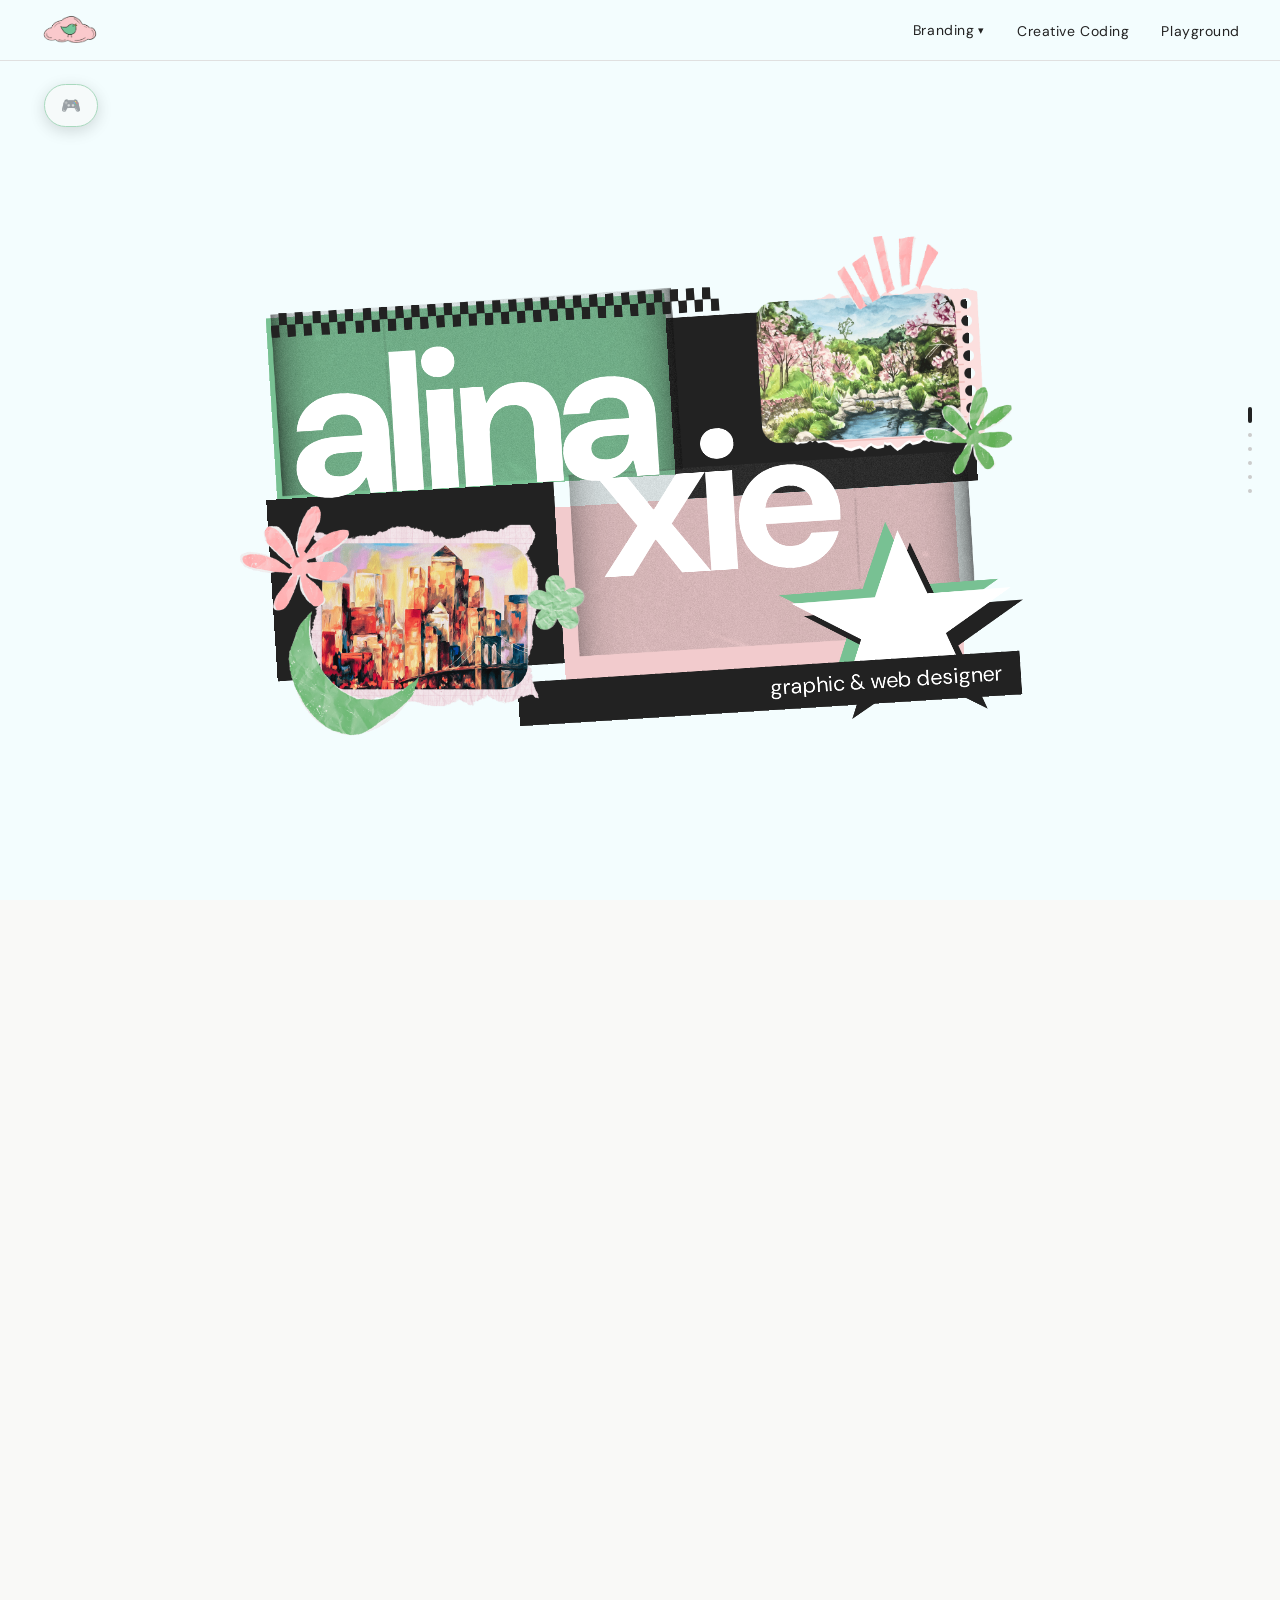
<file: index.html>
<!DOCTYPE html>
<html lang="en">
<head>
  <meta charset="UTF-8" />
  <meta name="viewport" content="width=device-width, initial-scale=1.0" />
  <title>Alina Xie | Portfolio</title>
  <link rel="stylesheet" href="style.css" />
  <link rel="icon" href="images/logo.png" />
  <link rel="preconnect" href="https://fonts.googleapis.com">
  <link rel="preconnect" href="https://fonts.gstatic.com" crossorigin>
  <link href="https://fonts.googleapis.com/css2?family=DM+Sans:ital,opsz,wght@0,9..40,100..1000;1,9..40,100..1000&display=swap" rel="stylesheet">

</head>
<body class="home-body">

  <!-- BIRD INTRO: bird walks in place and pushes the white wall aside,
       revealing homeHero underneath once it's fully pushed off. -->
  <div class="bird-intro" id="birdIntro" aria-hidden="true">
    <div class="bird-intro-wall" id="birdIntroWall">
      <div class="bird-intro-unit" id="birdIntroUnit">
        <div class="bird-intro-cloud" aria-hidden="true"></div>
        <img src="images/characterMove.gif" alt="" class="bird-intro-char" id="birdIntroChar">
      </div>
    </div>
  </div>

  <!-- Background color layer -->
  <div class="home-bg-layer" id="homeBgLayer"></div>

  <!-- NAVBAR -->
  <nav class="navbar navbar-home">
    <a href="index.html" class="nav-logo">
      <img src="images/logo.png" alt="Alina Xie Logo">
    </a>
    <ul class="nav-links" id="navLinks">
      <li class="dropdown">
        <a href="#" class="dropdown-toggle">Branding <span class="arrow">▾</span></a>
        <ul class="dropdown-menu">
          <li><a href="sportsExcitement.html">SportsExcitement</a></li>
          <li><a href="haddee.html">Haddee Education</a></li>
          <li><a href="recyclingMirage.html">The Recycling Mirage</a></li>
        </ul>
      </li>
      <li><a href="web-art.html">Creative Coding</a></li>
      <li><a href="playground.html">Playground</a></li>
    </ul>
    <button class="hamburger" id="hamburger" aria-label="Toggle menu">
      <span></span><span></span><span></span>
    </button>
  </nav>

  <!-- GAME MODE TOGGLE -->
  <button class="game-mode-btn" id="gameModeBtn" type="button" aria-haspopup="true">
    <!-- <span class="game-mode-btn-icon">▶</span> -->
    <span class="game-mode-btn-text">🎮</span>
  </button>

  <!-- HERO: full viewport, background + name only -->
  <section class="home-hero" id="homeHero">
    <svg id="Layer_1" class="hero-svg hero-svg-horizontal" xmlns="http://www.w3.org/2000/svg" xmlns:xlink="http://www.w3.org/1999/xlink" viewBox="-60 0 1920 1080"><defs><style>.cls-1{fill:#f2cbcd;}.cls-2{fill:#78c193;}.cls-3{fill:#fff;}.cls-4{fill:#222;}.cls-5{fill:#78c193;}</style></defs><rect id="greenRectangle" class="cls-2" x="141.3" y="154.49" width="831.86" height="378.34" transform="translate(-20.7 36.08) rotate(-3.64)"/><rect id="blueRectangleLeft" class="cls-4" x="167" y="538" width="599.46" height="378.34" transform="translate(-45.31 31.04) rotate(-3.64)"/><rect id="blueRectangleRight" class="cls-4" x="970" y="108.84" width="628" height="378.34" transform="translate(-16.36 81.35) rotate(-3.64)"/><rect id="pinkRectangle" class="cls-1" x="764" y="508" width="831.86" height="378.34" transform="translate(-40.97 76.29) rotate(-3.64)"/><image id="grainRight" width="6000" height="3375" transform="translate(1.3 -7.57) rotate(.35) scale(.32)" xlink:href="images/heroIndex/grain2.png"/><image id="grainLeft" width="6000" height="3375" transform="translate(2 1.18) scale(.32)" xlink:href="images/heroIndex/grain1.png"/><polygon id="greenStar" class="cls-5" points="1647.06 732.853 1512.28 828.614 1573.59 960.356 1427.22 887.936 1291.25 981.869 1335.62 841.509 1190.11 767.363 1364.25 753.806 1411.05 613.989 1473.89 745.841 1647.06 732.853"/><polygon id="blueStar" class="cls-4" points="1698.33 776.093 1563.55 871.854 1624.86 1003.6 1478.49 931.176 1342.52 1025.11 1386.89 884.74 1241.38 810.603 1415.52 797.046 1462.32 657.229 1525.16 789.081 1698.33 776.093"/><polygon id="whileStar" class="cls-3" points="1672.51 750.323 1537.72 846.076 1599.04 977.825 1452.67 905.405 1316.7 999.339 1361.07 858.97 1215.56 784.833 1389.7 771.275 1436.5 631.459 1499.34 763.311 1672.51 750.323"/><rect id="blueLongRectangle" class="cls-4" x="700" y="864.72" width="1048.17" height="91.01" transform="translate(-55.18 84.53) rotate(-3.64)"/><text id="alina" class="cls-3" transform="rotate(-3.64 148.06 554.62)" x="150" y="565" style="font-family:'DM Sans', sans-serif; font-size:415px; font-weight:bold; letter-spacing:-0.06em;">alina</text><text id="xie" class="cls-3" transform="rotate(-3.64 797.96 714.19)" x="797.96" y="731" style="font-family:'DM Sans', sans-serif; font-size:415px; font-weight:bold; letter-spacing:-0.06em;">xie</text><text id="subText" class="cls-3" transform="rotate(-3.64 861.66 1009.49)" x="1170" y="975.49" style="font-family:'DM Sans', sans-serif; font-weight:400; font-size:45px; letter-spacing:0.04em;">graphic &amp; web designer</text><g id="checkered"><path class="cls-4" d="M1030.83,150.77c-.02-.41-.57-1.28-.63-2.22-.5-7.6-.47-15.26-1.15-22.84l16.74-.26,1.74,24.14,16.67-.51,1.81,25.03-16.72.91-1.76-24.78c-5.54.21-11.16.27-16.7.55.19,3.19,1.79,24.4.76,25.13l-16.33,1.12-1.83-25.01-16,1.14,1.14,25.06-16.7,1.19-1.79-25.06-16.06,1.19,1.14,25.06-16.33,1.19c-.63-.06-.96-2.29-1-2.89-.57-7.34-.34-14.84-1.15-22.18l-15.09.56-1.55,1.05,1.71,23.97-17.33,1.22c-.44-8.34-.65-16.73-1.13-25.06-4.49.31-10.1,1.23-14.46,1.25-.84,0-2.09.07-2.6-.67l-1.38-24.42,16.6-1.15c.92,8.23,1.37,16.67,1.85,24.99,5.56-.39,11.17-.52,16.7-1.19l-1.78-25.06,17.34-.54,1.13,24.42,16.7-.54-1.07-24.99,16.63-1.26,1.42,23.82c1.34,1.95,13.56-.74,16.42.06l-1.18-24.69,16.74-1.56,1.86,24.98c5.52-.15,11.1-.83,16.61-1.1Z"/><path class="cls-4" d="M458.54,186.59c-.52-8.32-1.03-16.7-1.73-25l17.3-1.24,1.14,25.06c-5.55.3-11.16.9-16.7,1.18.49,7.82.96,15.71,1.76,23.52l-1.04,1.44-16.28.65-1.13-24.42-16.7.54,1.11,25.03-16.67,1.22-1.84-25-15.96,1.15,1.11,25.03-16.31.58c-1.48-.41-1.32-21.4-2.18-24.45l-15.08.55-1.57,1.04,1.79,23.59c-.29,1.47-15.04,1.19-17.4,1.6-.2-8.35-.65-16.73-1.13-25.06-5.56.43-11.15.77-16.7,1.18l1.14,25.06-16.7.54-1.62-24.13,1.45-.93,15.1-.55-1.1-25.03,14.42-1.29,2.6.67,1.42,24.46c5.56-.43,11.15-.62,16.7-1.19l-1.71-24.04c.27-.75.83-.89,1.54-1.01,1.71-.28,5.76-.5,7.71-.59,2.67-.12,5.36.11,8.02.04l1.13,24.42,16.7-.54-.86-25.1,16.42-1.15,1.74,24.79,16.1-.92-1.14-25.06,16.36-1.2c1.26-.03,1.52,22.85,2.13,25.08,5.54-.21,11.16-.27,16.7-.55Z"/><path class="cls-4" d="M862.54,161.99c-.53-8.34-1.2-16.72-1.78-25.06l16.73-.92,1.75,24.8,16.7-1.19,1.5,25.11c-.49.7-14.46,1.44-16.46.87l-1.74-24.14c-5.58-.2-11.14.3-16.7.55.53,8.34.84,16.81,1.78,25.06l-17.34,1.19c-.44-8.34-.66-16.73-1.14-25.06-2.45.18-16.08.43-16.61,1.28l1.05,24.97-16.69.54-1.86-24.34-15.99.47,1.13,25.05-16.69,1.19-1.82-25.02c-5.54.1-11.14.87-16.67,1.15.2,3.2,2.23,23.43,1.5,24.46l-17.07,1.14-1.14-24.42-9.31-.05c-1.64,0-5.15.5-7.39.6.48,8.33.7,16.72,1.13,25.05l-16.69,1.19-1.82-25.02c-5.54.1-11.14.87-16.67,1.15.53,8.33,1.33,16.72,1.78,25.06l-17.35.54-1.14-24.42-9.31-.05c-1.64,0-5.16.5-7.39.6l1.13,25.05-16.7,1.2-1.73-24.78-16.06.94,1.1,25.03-16.7.54-1.13-24.42-16.7.54,1.13,25.05-16.3,1.24c-.57-.16-.96-2.95-1-3.59-.53-7.13-.75-14.38-1.16-21.52-5.54.43-11.15.45-16.66,1.22l1.11,24.38-16.7.54-1.23-24.01-.84-.9-15.77,1.03,1.14,25.06-16.65,1.13-1.83-25.01-16.63,1.27,1.44,24.37-17.08,1.16-1.14-25.06,16.63-1.26-1.68-23.44,1.04-1.44,16.28-.65,1.14,23.46.93,1.44,15.77-1.03-1.14-25.06,16.7-1.19,1.75,24.65c.52.93,14.57-.33,16.68-.83l-1.12-24.06,16.73-.84c.44,8.34.65,16.73,1.13,25.06,5.55-.43,11.14-.92,16.7-1.18l-1.14-25.06,16.7-1.18,1.85,24.99,16.36-1.1-1.23-24.48,1.33-.59c2.64.9,14.21-1.75,15.45.05l1.42,24.45c5.52-.69,11.14-.93,16.7-1.18l-1.78-25.06,16.33-1.11,1,1.54,1.14,23.45c5.54-.32,11.17-.27,16.7-.55-.53-8.33-.71-16.87-1.78-25.05l17.35-1.19,1.75,24.8c5.57-.19,11.16-.67,16.73-.92-.48-8.33-1.37-16.72-1.78-25.06l16.73-.92,1.75,24.8c5.54-.32,11.17-.27,16.7-.55-.51-8.25-.81-16.54-1.62-24.77.12-.68.84-.84,1.45-.93,4.49-.66,11.01,0,15.74-.55l1.75,24.8,16.09-.92-1.14-25.06,16.7-1.19,1.79,25.06,15.77-1.14-.58-24.49,16.03-1.19c.58.16.96,2.94,1.01,3.58.52,7.13.75,14.38,1.16,21.52,5.57-.4,11.11-.94,16.7-1.19Z"/><path class="cls-4" d="M199.05,201.77c-5.56.39-11.15.8-16.7,1.18l1.14,25.06-16.7,1.18-1.85-24.99c-1.78-.1-3.63-.2-5.42-.13-2.59.11-7.31.27-9.61.61-.61.09-1.32.25-1.45.93l1.53,24.03c-.46.72-16.26,1.7-16.97.67l-1.42-24.46,16.7-1.19-1.13-25.05,16.7-.54,1.13,24.42,16.7-.54-1.1-25.03,16.57-1.13c1.08,8.16,1.4,16.67,1.87,24.97,5.56-.39,11.16-.65,16.7-1.19l1.76,25.04-17.33,1.22c-.31-8.34-.66-16.73-1.13-25.06Z"/><path class="cls-4" d="M286.4,196.5c-.53-8.34-1.07-16.73-1.78-25.06l17.34-.55,1.14,25.06c-5.53.23-11.18.23-16.7.54.52,8.22.89,16.5,1.81,24.69-.11,1.16-15.24,1.32-17.37,1.55-.32-8.34-.65-16.73-1.13-25.06-5.56.41-11.15.79-16.7,1.18l1.14,25.06-16.69.54-1.86-24.34-16.63.48-1.14-25.06,16.7-.54,1.13,24.42,16.7-.54-1.07-24.99,16.56-1.18c1.02,8.22,1.37,16.67,1.85,24.99,5.54-.41,11.15-.87,16.7-1.19Z"/></g><image id="heroArtLeft" width="6000" height="3375" transform="translate(2 19.36) scale(.31)" xlink:href="images/heroIndex/heroArt1.png"/><image id="heroArtRight" width="6000" height="3375" transform="scale(.34)" xlink:href="images/heroIndex/heroArt2.png"/></svg>
    <svg id="Layer_1_vertical" class="hero-svg hero-svg-vertical" xmlns="http://www.w3.org/2000/svg" xmlns:xlink="http://www.w3.org/1999/xlink" viewBox="0 0 800 1200"><defs><style>.cls-v1{fill:#f2cbcd;}.cls-v2{fill:#231f20;}.cls-v3{fill:#78c193;}.cls-v4{fill:#fff;}</style></defs><rect id="greenRectangleV" class="cls-v3" x="68.72" y="343.42" width="397.63" height="201.81" transform="translate(-27.68 17.89) rotate(-3.64)"/><rect id="pinkRectangleV" class="cls-v1" x="370" y="529.67" width="310" height="251.24" transform="translate(-40.57 34.05) rotate(-3.64)"/><image id="grainRightV" width="6000" height="3375" transform="translate(84.61 167.09) rotate(-1.43) scale(.11 .23)" xlink:href="images/heroIndex/grain2.png"/><image id="grainLeftV" width="6000" height="3375" transform="translate(2.8 258.97) scale(.15 .17)" xlink:href="images/heroIndex/grain1.png"/><rect id="blackRectangleLeft" class="cls-v2" x="177" y="539" width="195.18" height="325.33" transform="translate(-44.4 18.87) rotate(-3.64)"/><rect id="blackRectangleRight" class="cls-v2" x="465" y="150" width="195" height="370" transform="translate(-21.21 35.73) rotate(-3.64)"/><polygon id="greenStarV" class="cls-v3" points="737.95 845.41 594.93 873.03 562.83 1014.75 505.29 889.5 362.49 915.02 469.89 810.14 413.86 683.73 537.6 744.99 646.31 641.61 615.18 784.05 737.95 845.41"/><polygon id="blueStarV" class="cls-v2" points="741.96 904.55 598.93 932.18 566.84 1073.89 509.29 948.64 366.49 974.17 473.89 869.28 417.87 742.88 541.6 804.13 650.31 700.75 619.18 843.2 741.96 904.55"/><polygon id="whileStarV" class="cls-v4" points="732.63 864.35 594.79 890.08 564.59 1025.89 508.4 905.4 370.77 929.12 473.82 829.05 419.09 707.46 538.79 766.9 643.11 668.29 613.84 804.81 732.63 864.35"/><polygon id="blackLongRectangle" class="cls-v2" points="674.41 846.03 671.65 802.61 671.64 802.61 669.49 768.91 377.63 787.48 380.39 830.9 454.92 826.16 457.06 859.86 674.41 846.03"/><g id="blackCheckered"><path class="cls-v2" d="M494.03,340.59c-.01-.19-.27-.61-.3-1.06-.24-3.63-.23-7.3-.55-10.92l8-.12.83,11.54,7.97-.25.87,11.96-7.99.43-.84-11.85c-2.65.1-5.34.13-7.98.26.09,1.53.86,11.66.36,12.01l-7.81.54-.88-11.96-7.65.54.55,11.98-7.98.57-.86-11.98-7.68.57.55,11.98-7.8.57c-.3-.03-.46-1.09-.48-1.38-.27-3.51-.16-7.1-.55-10.6l-7.22.27-.74.5.82,11.46-8.28.58c-.21-3.98-.31-8-.54-11.98-2.15.15-4.83.59-6.91.6-.4,0-1,.03-1.24-.32l-.66-11.67,7.93-.55c.44,3.93.65,7.97.88,11.94,2.66-.18,5.34-.25,7.98-.57l-.85-11.98,8.29-.26.54,11.67,7.98-.26-.51-11.95,7.95-.6.68,11.39c.64.93,6.48-.35,7.85.03l-.56-11.8,8-.75.89,11.94c2.64-.07,5.31-.4,7.94-.52Z"/><path class="cls-v2" d="M220.47,357.71c-.25-3.98-.49-7.98-.83-11.95l8.27-.59.54,11.98c-2.65.15-5.33.43-7.98.57.23,3.74.46,7.51.84,11.24l-.5.69-7.78.31-.54-11.67-7.98.26.53,11.96-7.97.58-.88-11.95-7.63.55.53,11.96-7.79.28c-.71-.2-.63-10.23-1.04-11.69l-7.21.26-.75.5.86,11.28c-.14.7-7.19.57-8.32.76-.1-3.99-.31-8-.54-11.98-2.66.21-5.33.37-7.98.57l.55,11.98-7.98.26-.77-11.53.69-.44,7.22-.26-.53-11.96,6.89-.62,1.24.32.68,11.69c2.66-.21,5.33-.3,7.98-.57l-.82-11.49c.13-.36.4-.43.73-.48.82-.13,2.75-.24,3.69-.28,1.27-.06,2.56.05,3.83.02l.54,11.67,7.98-.26-.41-12,7.85-.55.83,11.85,7.7-.44-.55-11.98,7.82-.57c.6-.01.72,10.92,1.02,11.99,2.65-.1,5.34-.13,7.98-.26Z"/><path class="cls-v2" d="M413.58,345.95c-.25-3.98-.57-7.99-.85-11.98l8-.44.83,11.85,7.98-.57.72,12c-.24.33-6.91.69-7.87.41l-.83-11.54c-2.67-.1-5.32.14-7.98.26.25,3.98.4,8.04.85,11.98l-8.29.57c-.21-3.98-.31-8-.54-11.98-1.17.08-7.68.21-7.94.61l.5,11.93-7.98.26-.89-11.64-7.64.23.54,11.98-7.98.57-.87-11.96c-2.65.05-5.33.42-7.97.55.09,1.53,1.07,11.2.72,11.69l-8.16.55-.54-11.67-4.45-.03c-.78,0-2.46.24-3.53.29.23,3.98.33,7.99.54,11.97l-7.98.57-.87-11.96c-2.65.05-5.33.42-7.97.55.25,3.98.64,7.99.85,11.98l-8.29.26-.54-11.67-4.45-.03c-.78,0-2.47.24-3.53.29l.54,11.97-7.98.57-.83-11.85-7.68.45.53,11.96-7.98.26-.54-11.67-7.98.26.54,11.97-7.79.59c-.27-.08-.46-1.41-.48-1.72-.25-3.41-.36-6.87-.56-10.29-2.65.2-5.33.21-7.96.58l.53,11.65-7.98.26-.59-11.48-.4-.43-7.54.49.55,11.98-7.96.54-.88-11.96-7.95.61.69,11.65-8.16.55-.54-11.98,7.95-.6-.8-11.2.5-.69,7.78-.31.54,11.21.45.69,7.54-.49-.55-11.98,7.98-.57.84,11.78c.25.44,6.96-.16,7.97-.4l-.54-11.5,8-.4c.21,3.98.31,8,.54,11.98,2.65-.2,5.32-.44,7.98-.57l-.55-11.98,7.98-.57.88,11.95,7.82-.53-.59-11.7.63-.28c1.26.43,6.79-.84,7.39.02l.68,11.69c2.64-.33,5.33-.44,7.98-.57l-.85-11.98,7.81-.53.48.74.55,11.21c2.65-.15,5.34-.13,7.98-.26-.25-3.98-.34-8.06-.85-11.98l8.29-.57.83,11.85c2.66-.09,5.33-.32,8-.44-.23-3.98-.65-7.99-.85-11.98l8-.44.83,11.85c2.65-.15,5.34-.13,7.98-.26-.24-3.94-.39-7.91-.77-11.84.06-.32.4-.4.69-.44,2.15-.32,5.26,0,7.52-.26l.83,11.85,7.69-.44-.55-11.98,7.98-.57.85,11.98,7.54-.55-.28-11.71,7.66-.57c.28.08.46,1.41.48,1.71.25,3.41.36,6.87.56,10.29,2.66-.19,5.31-.45,7.98-.57Z"/><path class="cls-v2" d="M96.44,364.97c-2.66.19-5.33.38-7.98.57l.55,11.98-7.98.56-.89-11.94c-.85-.05-1.74-.1-2.59-.06-1.24.05-3.5.13-4.59.29-.29.04-.63.12-.69.44l.73,11.49c-.22.35-7.77.81-8.11.32l-.68-11.69,7.98-.57-.54-11.97,7.98-.26.54,11.67,7.98-.26-.53-11.96,7.92-.54c.52,3.9.67,7.97.89,11.93,2.66-.19,5.33-.31,7.98-.57l.84,11.97-8.28.58c-.15-3.99-.31-8-.54-11.98Z"/><path class="cls-v2" d="M138.19,362.45c-.25-3.99-.51-8-.85-11.98l8.29-.26.54,11.98c-2.65.11-5.34.11-7.98.26.25,3.93.43,7.89.86,11.8-.05.56-7.29.63-8.3.74-.15-3.99-.31-8-.54-11.98-2.66.2-5.33.38-7.98.57l.55,11.98-7.98.26-.89-11.64-7.95.23-.54-11.98,7.98-.26.54,11.67,7.98-.26-.51-11.95,7.91-.57c.49,3.93.65,7.97.88,11.94,2.65-.2,5.33-.42,7.98-.57Z"/></g><image id="heroArtLeftV" width="2880" height="1620" transform="translate(83.65 282.47) rotate(11.22) scale(.32)" xlink:href="images/heroIndex/heroArt1.png"/><image id="heroArtRightV" width="2880" height="1620" transform="translate(-192.31 42.06) rotate(7.69) scale(.4)" xlink:href="images/heroIndex/heroArt2.png"/><text id="alinaV" class="cls-v4" x="62" y="552" style="font-family:'DM Sans', sans-serif; font-weight:bold; font-size:210px; letter-spacing:-0.057em;">alina</text><text id="xieV" class="cls-v4" x="370" y="647" style="font-family:'DM Sans', sans-serif; font-weight:bold; font-size:210px; letter-spacing:-0.057em;">xie</text><text id="graphicWeb" class="cls-v4" x="440" y="811" style="font-family:'DM Sans', sans-serif; font-weight:400; font-size:28px; letter-spacing:-0.02em;">graphic &amp; web</text><text id="designer" class="cls-v4" x="508" y="837" style="font-family:'DM Sans', sans-serif; font-weight:400; font-size:28px; letter-spacing:-0.02em;">designer</text></svg>
  </section>

  <!-- PROJECTS: left text panel + right scroll strip -->
  <div class="home-layout-outer" id="homeLayoutOuter">
  <div class="home-layout" id="homeLayout">

    <!-- LEFT: sticky text panel -->
    <div class="home-text-panel" id="homeTextPanel">
      <div class="home-project-info" id="homeProjectInfo" aria-live="polite">
        <h2 class="slide-title" id="infoTitle">Sports Excitement</h2>
        <p class="slide-category" id="infoCategory">Branding · Marketing</p>
        <p class="slide-desc" id="infoDesc">Graphics and carousel posts building community for a sports platform supporting youth athletes.</p>
        <a class="slide-cta" id="infoCta" href="sportsExcitement.html">View Work →</a>
      </div>
    </div>

    <!-- RIGHT: vertical scroll strip -->
    <div class="home-scroll-strip" id="homeScrollStrip">
      <div class="home-strip-track" id="homeStripTrack">

      <div class="home-thumb" data-index="0"
           data-href="sportsExcitement.html">
        <div class="thumb-info">
          <p class="thumb-category">Branding · Marketing</p>
          <h2 class="thumb-title">Sports Excitement</h2>
          <p class="thumb-desc">Graphics and carousel posts building community for a sports platform supporting youth athletes.</p>
          <a class="thumb-cta" href="sportsExcitement.html">View Work →</a>
        </div>
        <a href="sportsExcitement.html">
          <img src="images/sportsExcitementThumbnail.jpg" alt="">
        </a>
      </div>

      <div class="home-thumb" data-index="1"
           data-href="haddee.html">
        <div class="thumb-info">
          <p class="thumb-category">Branding · Marketing</p>
          <h2 class="thumb-title">Haddee Education</h2>
          <p class="thumb-desc">Short-form infographic videos and thumbnails for a K–12 and college education service.</p>
          <a class="thumb-cta" href="haddee.html">View Work →</a>
        </div>
        <a href="haddee.html">
          <img src="images/haddeeThumbnail.jpg" alt="">
        </a>
      </div>

      <div class="home-thumb" data-index="2"
           data-href="haddee.html">
        <div class="thumb-info">
          <p class="thumb-category">Branding · Critical Deisgn</p>
          <h2 class="thumb-title">The Recycling Mirage</h2>
          <p class="thumb-desc">A speculative brand identity, wayfinding, and type system that redesigns the recycling symbol into an honest and clear verdict.</p>
          <a class="thumb-cta" href="recyclingMirage.html">View Project →</a>
        </div>
        <a href="recyclingMirage.html">
          <img src="images/recyclingThumbnail.jpg" alt="">
        </a>
      </div>

      <div class="home-thumb" data-index="3"
           data-href="web-art.html">
        <div class="thumb-info">
          <p class="thumb-category">Coding · Web Art</p>
          <h2 class="thumb-title">Creative Coding</h2>
          <p class="thumb-desc">Scroll-based creative coding websites exploring memory and ocean pollution.</p>
          <a class="thumb-cta" href="web-art.html">View Projects →</a>
        </div>
        <a href="web-art.html">
          <img src="images/webArtThumbnail.gif" alt="">
        </a>
      </div>

      <div class="home-thumb" data-index="4"
           data-href="playground.html">
        <div class="thumb-info">
          <p class="thumb-category">Graphic Design · Fine Art</p>
          <h2 class="thumb-title">Playground</h2>
          <p class="thumb-desc">My personal graphic design and fine art pieces.</p>
          <a class="thumb-cta" href="playground.html">View Work →</a>
        </div>
        <a href="playground.html">
          <img src="images/playgroundThumbnail.jpg" alt="">
        </a>
      </div>

      </div><!-- end home-strip-track -->
    </div>

  </div>
  </div><!-- end home-layout-outer -->

  <!-- PROGRESS DOTS (hero first, then projects) -->
  <nav class="slide-dots" id="slideDots" aria-label="Project navigation">
    <button class="dot active" data-target="hero" aria-label="Intro"></button>
    <button class="dot" data-target="0" aria-label="Sports Excitement"></button>
    <button class="dot" data-target="1" aria-label="Haddee Education"></button>
    <button class="dot" data-target="2" aria-label="Recycling"></button>
    <button class="dot" data-target="3" aria-label="Creative Coding"></button>
    <button class="dot" data-target="4" aria-label="Playground"></button>
  </nav>
  <div class="home-footer-wrap">
    <hr class="footer-rule">

    <!-- FOOTER -->
    <footer class="footer">
      <div class="footer-left">
        <a href="index.html" class="footer-logo">
          <img src="images/logo.png" alt="Alina Xie Logo">
        </a>
        <div class="footer-name-group">
          <span class="footer-name">Alina Xie</span>
          <span class="footer-year">&copy; 2026</span>
          <span class="footer-year">Built with HTML, CSS, JS</span>
        </div>
      </div>
      <div class="footer-right">
        <a href="mailto:alinayutongxie@gmail.com" class="footer-icon" aria-label="Email">
          <svg xmlns="http://www.w3.org/2000/svg" width="28" height="28" viewBox="0 0 24 24" fill="none" stroke="currentColor" stroke-width="1.5" stroke-linecap="round" stroke-linejoin="round">
            <rect x="2" y="4" width="20" height="16" rx="2"/><path d="m22 7-8.97 5.7a1.94 1.94 0 0 1-2.06 0L2 7"/>
          </svg>
        </a>
        <a href="https://www.linkedin.com/in/alinayxie" target="_blank" class="footer-icon" aria-label="LinkedIn">
          <svg xmlns="http://www.w3.org/2000/svg" width="28" height="28" viewBox="0 0 24 24" fill="none" stroke="currentColor" stroke-width="1.5" stroke-linecap="round" stroke-linejoin="round">
            <path d="M16 8a6 6 0 0 1 6 6v7h-4v-7a2 2 0 0 0-2-2 2 2 0 0 0-2 2v7h-4v-7a6 6 0 0 1 6-6z"/><rect x="2" y="9" width="4" height="12"/><circle cx="4" cy="4" r="2"/>
          </svg>
        </a>
      </div>
    </footer>
  </div>

  <!-- GAME MODE OVERLAY -->
  <div class="game-overlay" id="gameOverlay" aria-hidden="true">
    <div class="game-stars" aria-hidden="true"></div>
    <div class="game-stars-2" aria-hidden="true"></div>
    <div class="game-grid-bg" aria-hidden="true"></div>
    <div class="game-scanlines" aria-hidden="true"></div>

    <div class="game-world" id="gameWorld">
      <div class="game-character" id="gameCharacter">
        <img src="images/game/character.png" alt="" class="game-character-img" id="gameCharacterImg"
             onerror="this.classList.add('game-char-missing')">
        <div class="game-character-fallback" aria-hidden="true"></div>
      </div>
    </div>

    <div class="game-hud">
      <div class="game-hud-title">
        <span class="game-hud-dot" aria-hidden="true"></span>
        <span class="game-hud-text">
          <span class="game-hud-heading">GAME MODE</span>
          <span id="gameHudLabel">SIGNALS 0 / 8</span>
        </span>
      </div>
      <div class="game-hud-right">
        <button class="game-mute-btn" id="gameMuteBtn" type="button" aria-label="Toggle sound">
          <img src="images/game/notMute.png" alt="" class="game-mute-icon" id="gameMuteIcon">
        </button>
        <button class="game-exit-btn" id="gameExitBtn" type="button">EXIT ✕</button>
      </div>
    </div>

    <p class="game-hint">use arrow keys or the arrow pad to move towards the projects</p>

    <div class="game-toast" id="gameToast" aria-live="polite"></div>

    <div class="game-controls" id="gameControls" role="group" aria-label="Move character">
      <button class="game-pad-btn game-pad-up" data-dir="up" aria-label="Move up" aria-pressed="false" type="button">▲</button>
      <button class="game-pad-btn game-pad-left" data-dir="left" aria-label="Move left" aria-pressed="false" type="button">◀</button>
      <button class="game-pad-btn game-pad-right" data-dir="right" aria-label="Move right" aria-pressed="false" type="button">▶</button>
      <button class="game-pad-btn game-pad-down" data-dir="down" aria-label="Move down" aria-pressed="false" type="button">▼</button>
    </div>

    <div class="game-portal-flash" id="gamePortalFlash" aria-hidden="true"></div>
  </div>

  <script src="script.js"></script>
</body>
</html>
</file>
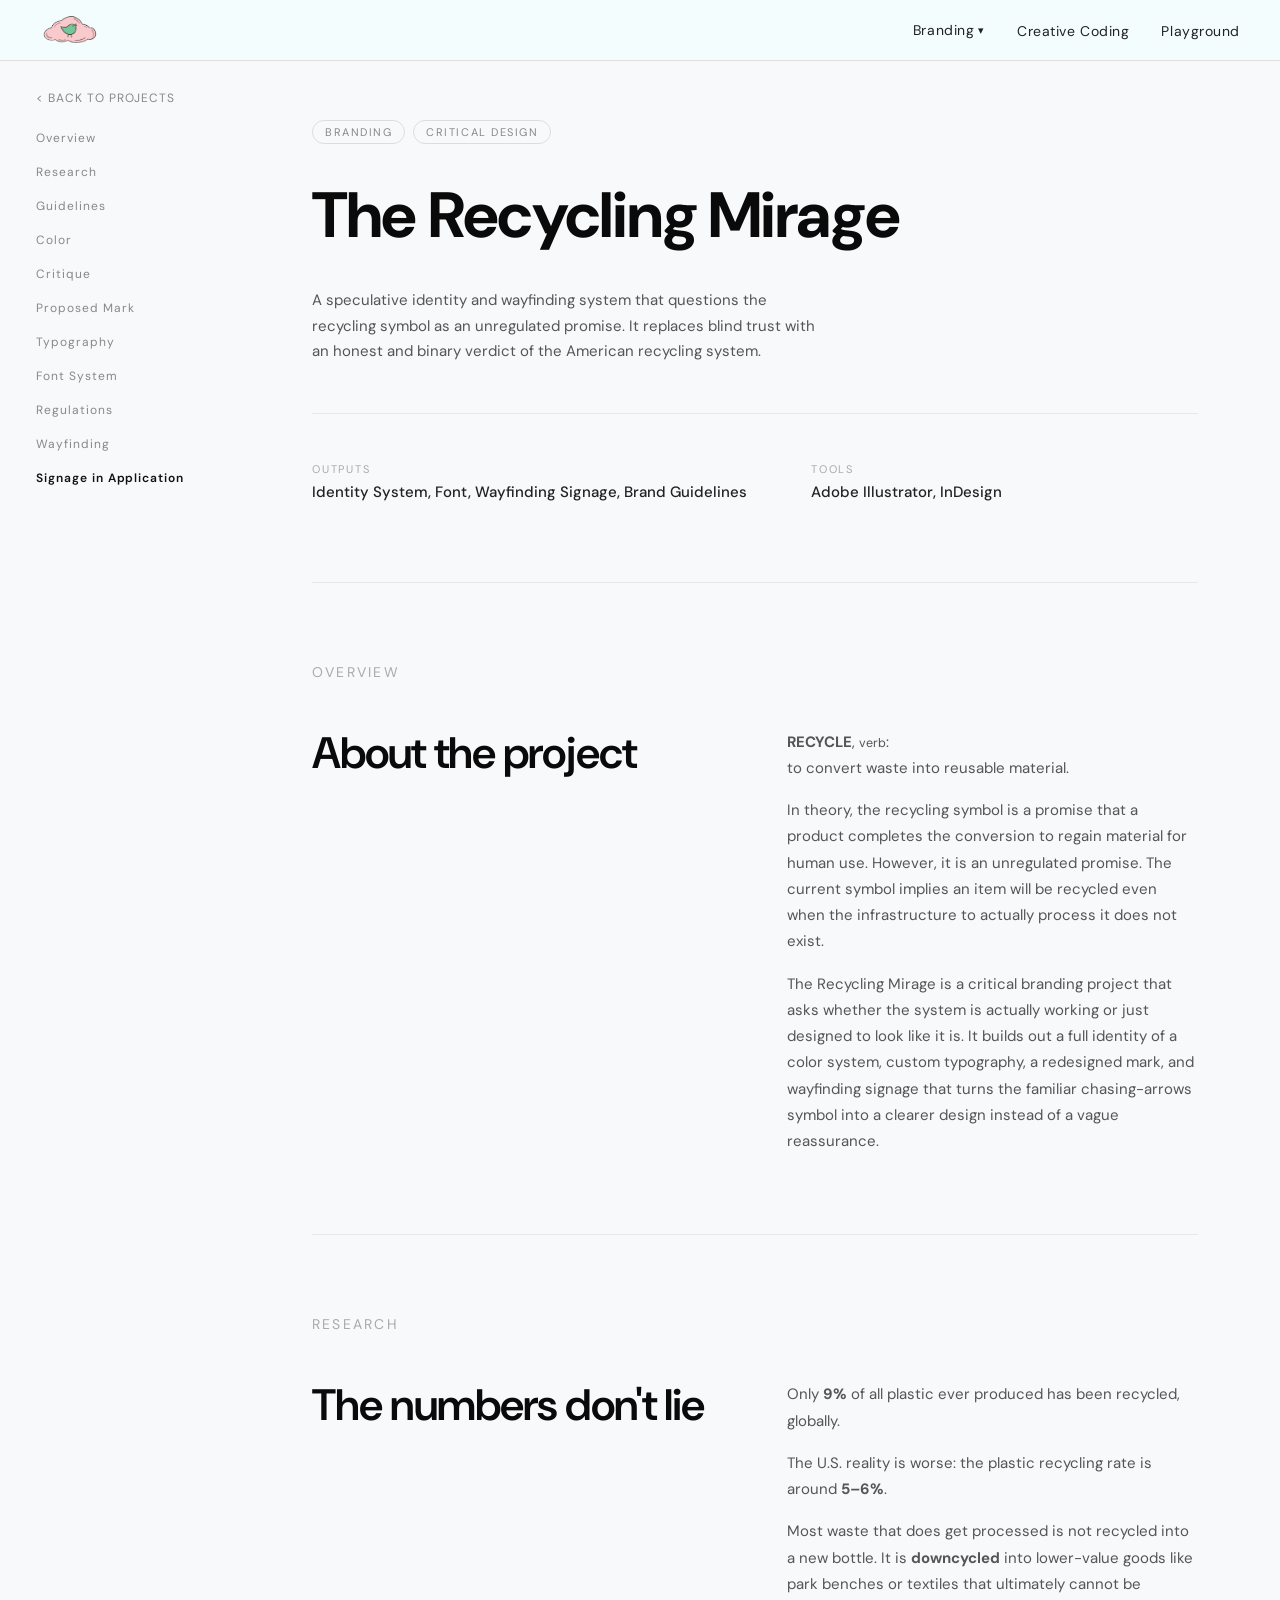
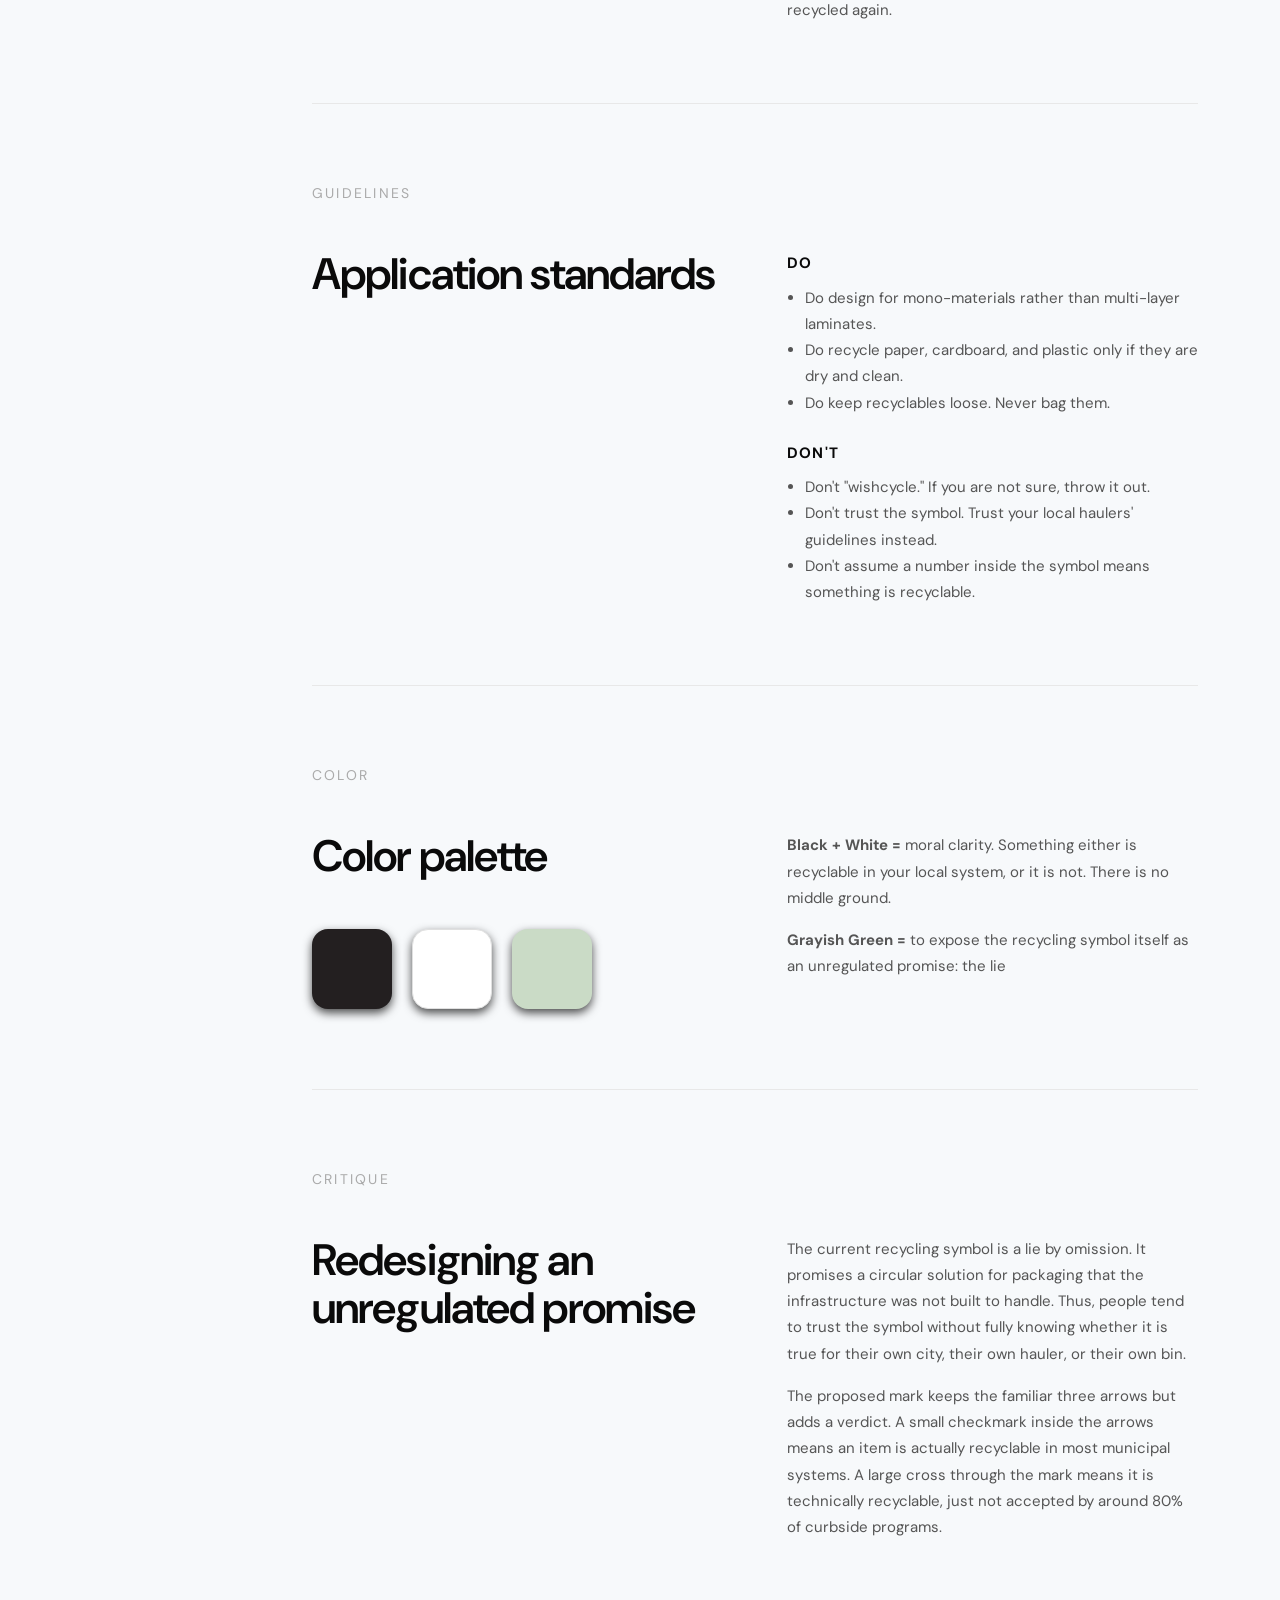
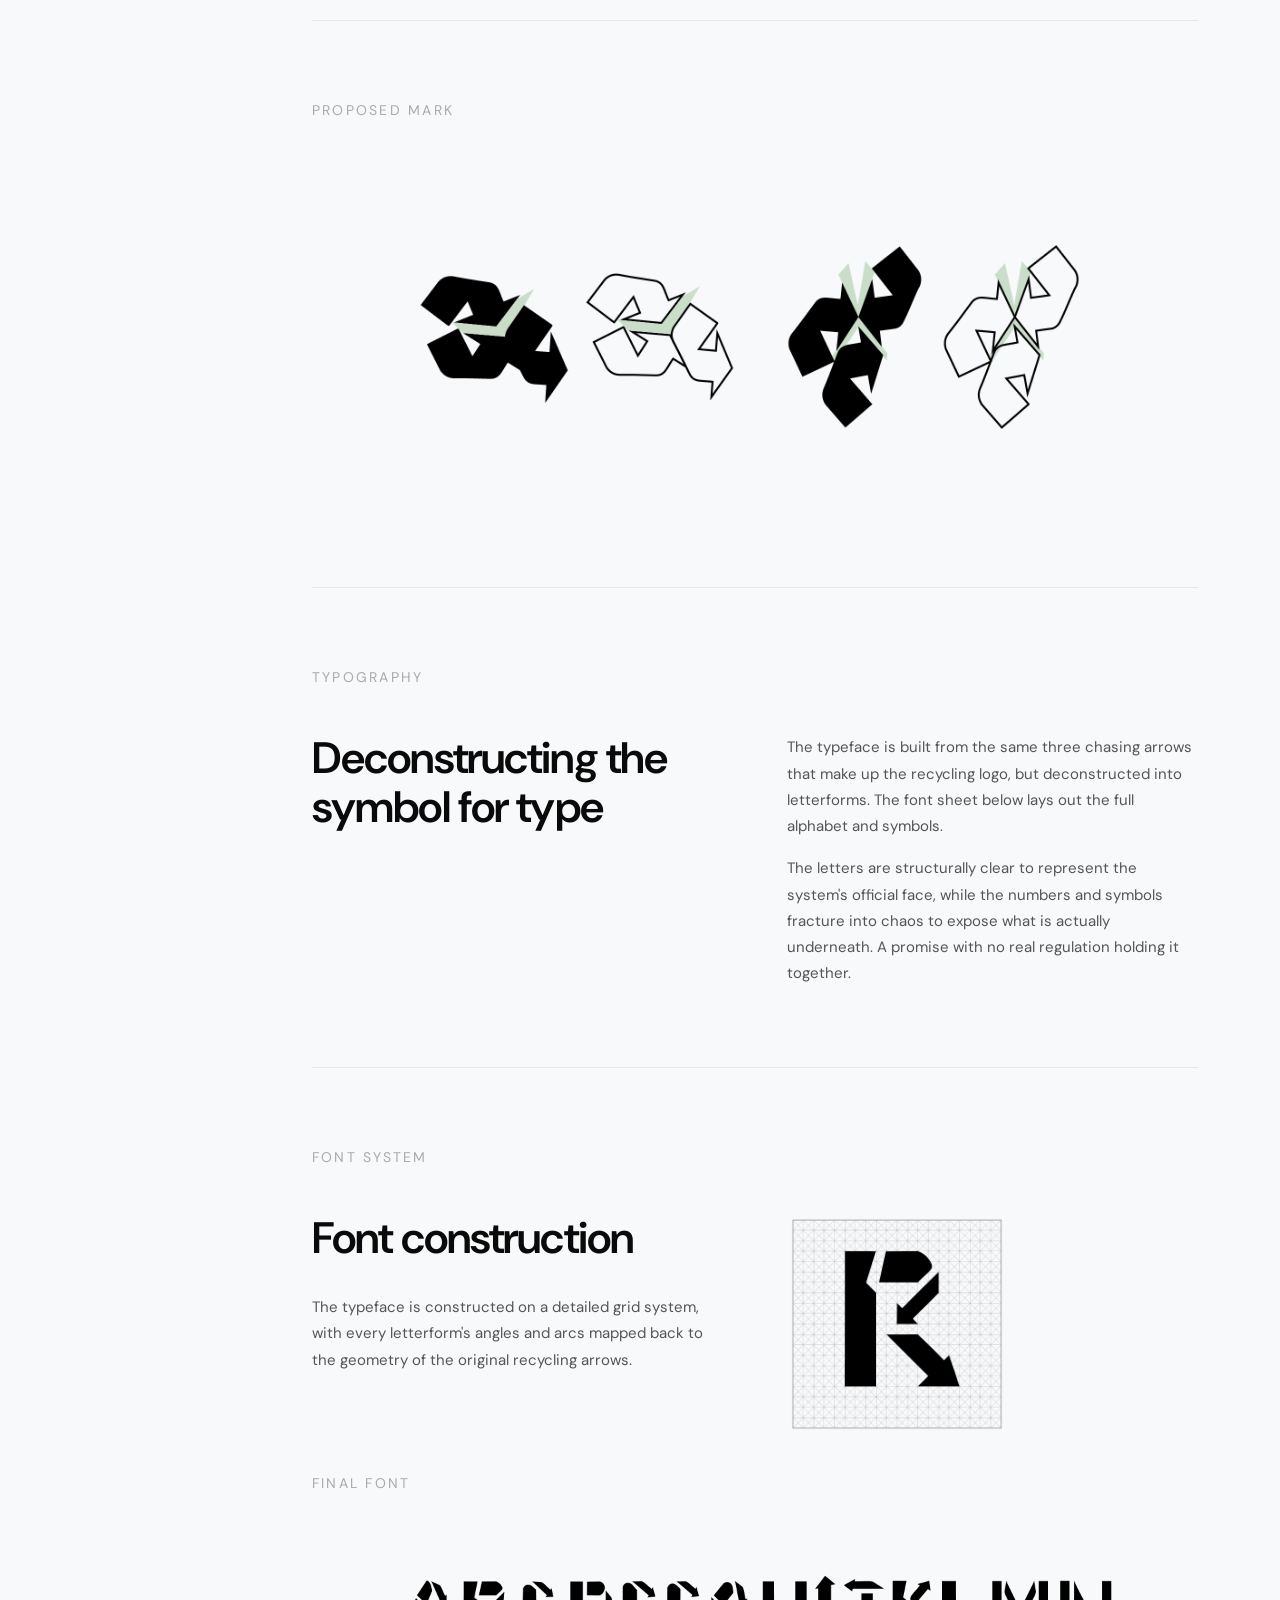
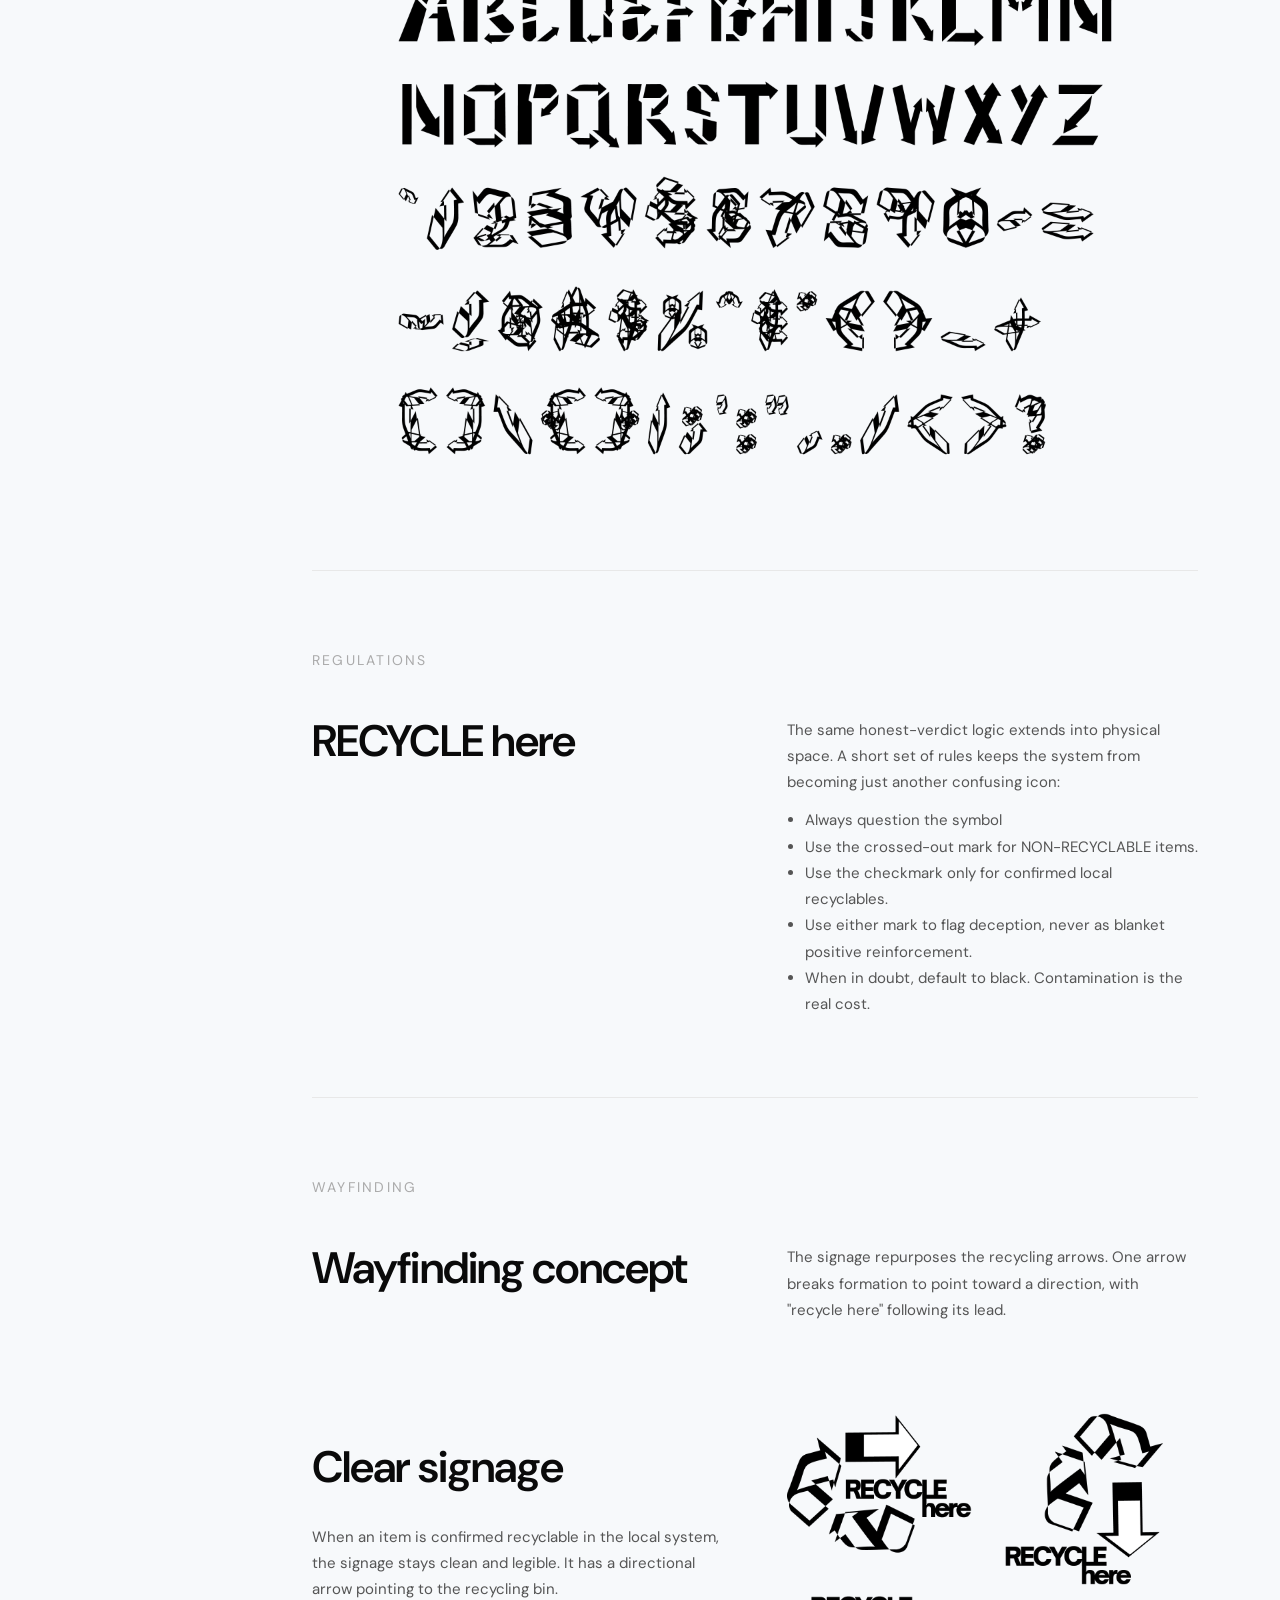
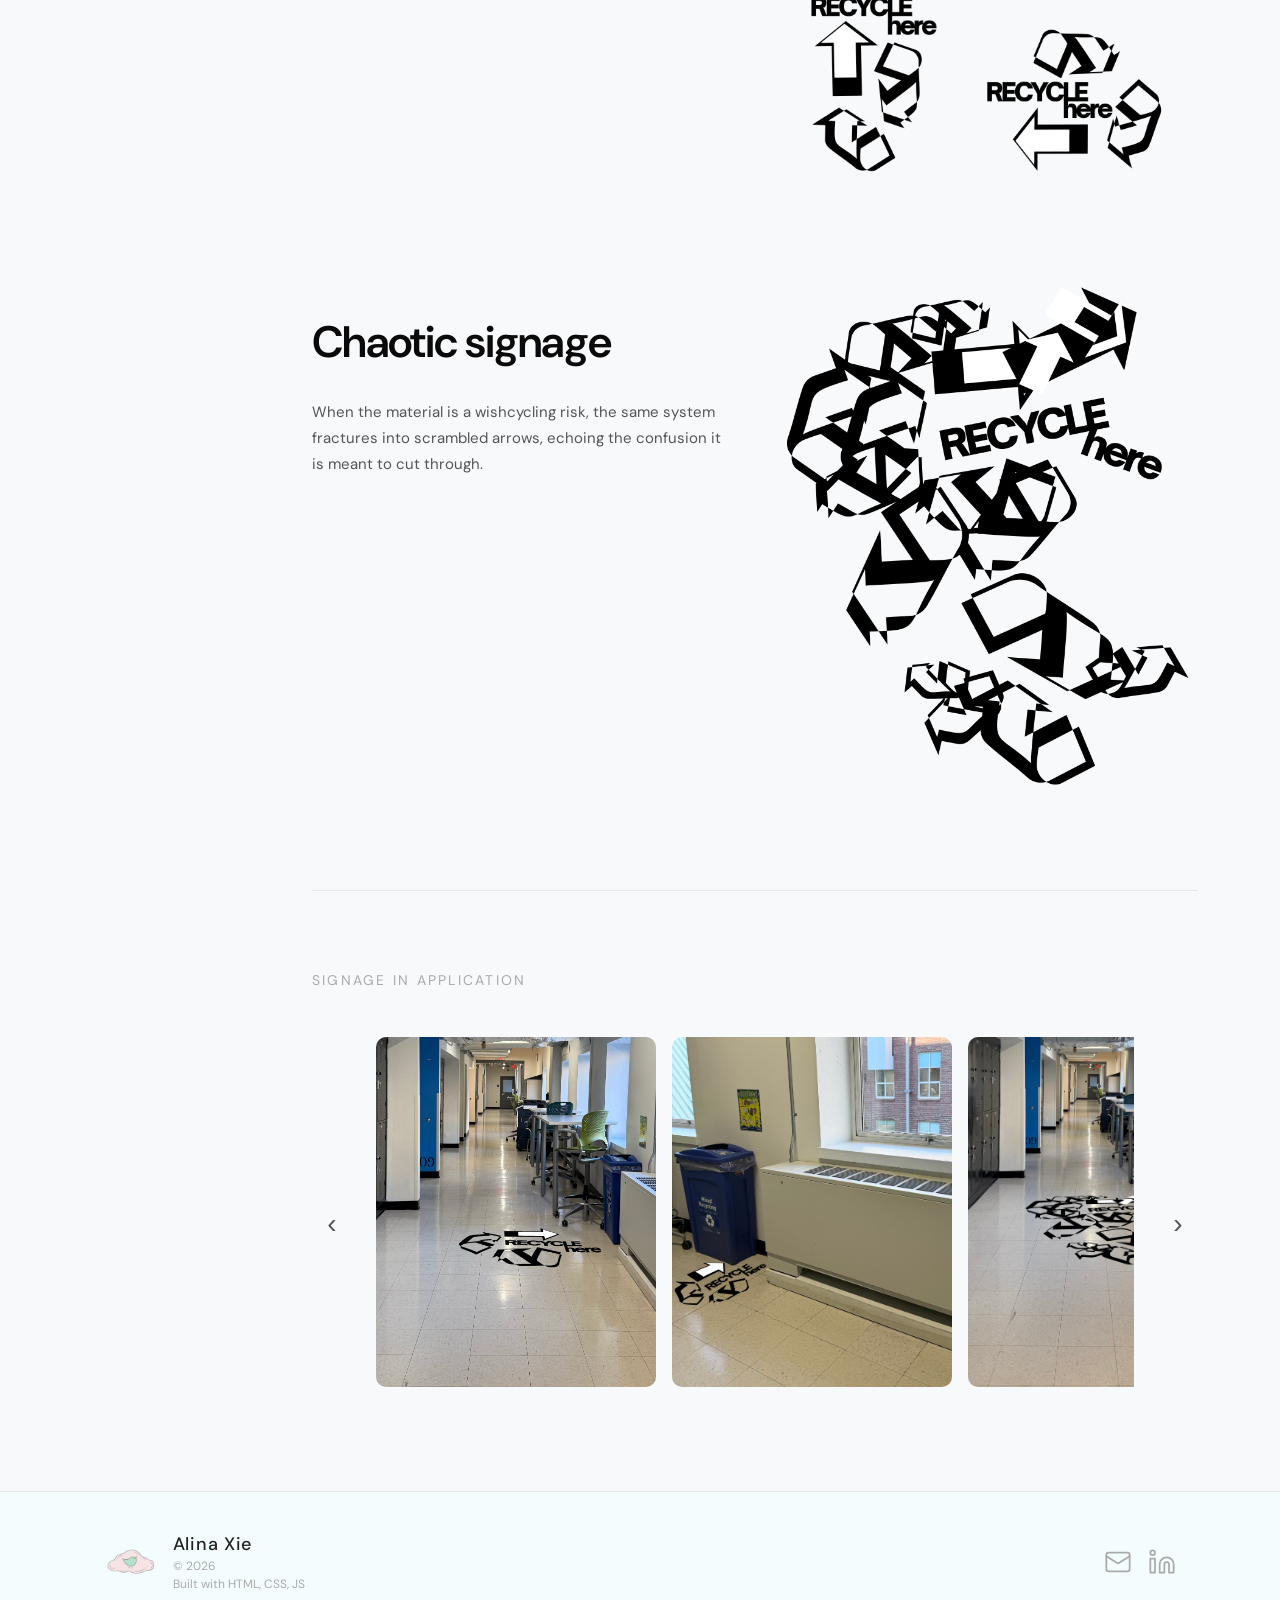
<file: recyclingMirage.html>
<!DOCTYPE html>
<html lang="en">
<head>
  <meta charset="UTF-8" />
  <meta name="viewport" content="width=device-width, initial-scale=1.0" />
  <title>The Recycling Mirage | Alina Xie</title>
  <link rel="stylesheet" href="style.css"/>
  <link rel="icon" href="images/logo.png" />
  <link rel="preconnect" href="https://fonts.googleapis.com">
  <link rel="preconnect" href="https://fonts.gstatic.com" crossorigin>
  <link href="https://fonts.googleapis.com/css2?family=DM+Sans:ital,opsz,wght@0,9..40,100..1000;1,9..40,100..1000&display=swap" rel="stylesheet">
</head>
<body class="proj-body">

  <!-- NAVBAR -->
  <nav class="navbar navbar-home">
    <a href="index.html" class="nav-logo">
      <img src="images/logo.png" alt="Alina Xie Logo">
    </a>
    <ul class="nav-links" id="navLinks">
      <li class="dropdown">
        <a href="#" class="dropdown-toggle">Branding <span class="arrow">▾</span></a>
        <ul class="dropdown-menu">
          <li><a href="sportsExcitement.html">SportsExcitement</a></li>
          <li><a href="haddee.html">Haddee Education</a></li>
          <li><a href="recyclingMirage.html">The Recycling Mirage</a></li>
        </ul>
      </li>
      <li><a href="web-art.html">Creative Coding</a></li>
      <li><a href="playground.html">Playground</a></li>
    </ul>
    <button class="hamburger" id="hamburger" aria-label="Toggle menu">
      <span></span><span></span><span></span>
    </button>
  </nav>

  <!-- PROJECT HERO -->
  <a href="index.html#homeScrollStrip" class="proj-back-link"><  BACK TO PROJECTS</a>
  <nav class="proj-index">
    <a href="#overview">Overview</a>
    <a href="#research">Research</a>
    <a href="#guidelines">Guidelines</a>
    <a href="#color">Color</a>
    <a href="#critique">Critique</a>
    <a href="#proposed-mark">Proposed Mark</a>
    <a href="#typography">Typography</a>
    <a href="#font-system">Font System</a>
    <a href="#regulations">Regulations</a>
    <a href="#wayfinding">Wayfinding</a>
    <a href="#signage-application">Signage in Application</a>
  </nav>
  <section class="proj-hero">
    <div class="proj-hero-meta">
      <span class="proj-tag">Branding</span>
      <span class="proj-tag">Critical Design</span>
    </div>
    <h1 class="proj-hero-title">The Recycling Mirage</h1>
    <div class="proj-hero-sub">
      <p>A speculative identity and wayfinding system that questions the recycling symbol as an unregulated promise. 
        It replaces blind trust with an honest and binary verdict of the American recycling system.</p>
    </div>
    <div class="proj-hero-divider"></div>
    <div class="proj-hero-details">
      <!-- <div class="proj-detail">
        <span class="proj-detail-label">Role</span>
        <span class="proj-detail-value">Brand &amp; Graphic Designer</span>
      </div> -->
      <div class="proj-detail">
        <span class="proj-detail-label">Outputs</span>
        <span class="proj-detail-value">Identity System, Font, Wayfinding Signage, Brand Guidelines</span>
      </div>
      <div class="proj-detail">
        <span class="proj-detail-label">Tools</span>
        <span class="proj-detail-value">Adobe Illustrator, InDesign</span>
      </div>
    </div>
  </section>

  <!-- OVERVIEW -->
  <section class="proj-section proj-overview-section" id="overview">
    <div class="proj-section-inner">
      <p class="proj-label">Overview</p>
      <div class="proj-overview-grid">
        <div>
          <h2 class="proj-section-heading">About the project</h2>
        </div>
        <div>
          <p class="proj-body-text"><strong>RECYCLE</strong>, <small>verb</small>: <br>to convert waste into reusable material. </p>
          <p class="proj-body-text" style="margin-top: 16px;">In theory, the recycling symbol is a promise that a product completes the conversion to regain material for human use. 
            However, it is an unregulated promise. The current symbol implies an item will be recycled even when the infrastructure to actually process it does not exist.</p>
          <p class="proj-body-text" style="margin-top: 16px;">The Recycling Mirage is a critical branding project that asks whether the system is actually working or 
            just designed to look like it is. It builds out a full identity of a color system, custom typography, a redesigned mark, and wayfinding signage that turns the familiar
            chasing-arrows symbol into a clearer design instead of a vague reassurance.</p>
        </div>
      </div>
    </div>
  </section>

  <!-- SECTION: The Numbers -->
  <section class="proj-section" id="research">
    <div class="proj-section-inner">
      <p class="proj-label">Research</p>
      <div class="proj-overview-grid">
        <div>
          <h2 class="proj-section-heading">The numbers don't lie</h2>
        </div>
        <div>
          <p class="proj-body-text">Only <strong>9%</strong> of all plastic ever produced has been recycled, globally.</p>
          <p class="proj-body-text" style="margin-top: 16px;">The U.S. reality is worse: the plastic recycling rate is around <strong>5–6%</strong>.</p>
          <p class="proj-body-text" style="margin-top: 16px;">Most waste that does get processed is not recycled into a new bottle. It is <strong>downcycled</strong> 
            into lower-value goods like park benches or textiles that ultimately cannot be recycled again.</p>
        </div>
      </div>
    </div>
  </section>

  <!-- SECTION: Do's and Don'ts -->
  <section class="proj-section" id="guidelines">
    <div class="proj-section-inner">
      <p class="proj-label">Guidelines</p>
      <div class="proj-overview-grid">
        <h2 class="proj-section-heading">Application standards</h2>
        <div>
          <p class="proj-body-text" style="font-weight: 700; letter-spacing: 0.08em; text-transform: uppercase; color: #0a0a0a; margin-bottom: 8px;">Do</p>
          <ul class="proj-body-text" style="padding-left: 18px; margin-bottom: 24px;">
            <li>Do design for mono-materials rather than multi-layer laminates.</li>
            <li>Do recycle paper, cardboard, and plastic only if they are dry and clean.</li>
            <li>Do keep recyclables loose. Never bag them.</li>
          </ul>
          <p class="proj-body-text" style="font-weight: 700; letter-spacing: 0.08em; text-transform: uppercase; color: #0a0a0a; margin-bottom: 8px;">Don't</p>
          <ul class="proj-body-text" style="padding-left: 18px;">
            <li>Don't "wishcycle." If you are not sure, throw it out.</li>
            <li>Don't trust the symbol. Trust your local haulers' guidelines instead.</li>
            <li>Don't assume a number inside the symbol means something is recyclable.</li>
          </ul>
        </div>
      </div>
    </div>
  </section>

  <!-- SECTION: Brand Colors -->
  <section class="proj-section" id="color">
    <div class="proj-section-inner">
      <p class="proj-label">Color</p>
      <div class="proj-overview-grid">
        <div>
          <h2 class="proj-section-heading">Color palette</h2>
          <div class="proj-colors" style="margin-top: 48px;">
            <div class="proj-color-swatch" style="background: #231F20;"></div>
            <div class="proj-color-swatch" style="background: #FFFFFF; border: 1px solid #e0e0e0;"></div>
            <div class="proj-color-swatch" style="background: #CADBC6;"></div>
          </div>
        </div>
        <div>
          <p class="proj-body-text"><strong>Black + White =</strong> moral clarity. Something either is recyclable in your local system, or it is not. There is no middle ground. </p>
          <p class="proj-body-text" style="margin-top: 16px;"><strong>Grayish Green =</strong> to expose the recycling symbol itself as an unregulated promise: the lie</p>
        </div>
      </div>
    </div>
  </section>

  <!-- SECTION: Critique -->
  <section class="proj-section" id="critique">
    <div class="proj-section-inner">
      <p class="proj-label">Critique</p>
      <div class="proj-overview-grid">
        <div>
          <h2 class="proj-section-heading">Redesigning an unregulated promise</h2>
        </div>
        <div>
          <p class="proj-body-text">The current recycling symbol is a lie by omission. It promises a circular solution for packaging that the infrastructure was not built to handle. 
            Thus, people tend to trust the symbol without fully knowing whether it is true for their own city, their own hauler, or their own bin.</p>
          <p class="proj-body-text" style="margin-top: 16px;">The proposed mark keeps the familiar three arrows but adds a verdict. A small checkmark inside the arrows means an item 
            is actually recyclable in most municipal systems. A large cross through the mark means it is technically recyclable, just not accepted by around 80% of curbside programs.</p>
        </div>
      </div>
    </div>
  </section>

  <!-- SECTION: Proposed Mark -->
  <section class="proj-section" id="proposed-mark">
    <div class="proj-section-inner">
      <p class="proj-label">Proposed Mark</p>
      <div class="mark-row">
        <img src="images/branding/recycling/mark1.png" class="mark-img">
        <img src="images/branding/recycling/mark2.png" class="mark-img">
      </div>
    </div>
  </section>


  <!-- SECTION: Typography & Mark -->
  <section class="proj-section" id="typography">
    <div class="proj-section-inner">
      <p class="proj-label">Typography</p>
      <div class="proj-overview-grid">
        <div>
          <h2 class="proj-section-heading">Deconstructing the symbol for type</h2>
        </div>
        <div>
          <p class="proj-body-text">The typeface is built from the same three chasing arrows that make up the recycling logo, 
            but deconstructed into letterforms. The font sheet below lays out the full alphabet and symbols.</p>
          <p class="proj-body-text" style="margin-top: 16px;">The letters are structurally clear to represent the system's official face, while the numbers 
            and symbols fracture into chaos to expose what is actually underneath. A promise with no real regulation holding it together. </p>
        </div>
      </div>
    </div>
  </section>

  <!-- SECTION: Identity System gallery -->
  <section class="proj-section" id="font-system">
    <div class="proj-section-inner">
      <p class="proj-label">Font System</p>
      <div class="proj-overview-grid">
        <div>
          <h2 class="proj-section-heading">Font construction</h2>
          <p class="proj-body-text" style="margin-top: 32px;">The typeface is constructed on a detailed grid system, with 
            every letterform's angles and arcs mapped back to the geometry of the original recycling arrows.</p>
        </div>
        <div class="font-construction-wrap">
          <img src="images/branding/recycling/fontConstruction.png" class="font-construction-image">
        </div>
      </div>
      <p class="proj-label" style="margin-top: 40px;">Final Font</p>
      <div class="font-image-wrap">
        <img src="images/branding/recycling/font.png" class="font-image">
      </div>
    </div>
  </section>

  <!-- SECTION: Regulations -->
  <section class="proj-section" id="regulations">
    <div class="proj-section-inner">
      <p class="proj-label">Regulations</p>
      <div class="proj-overview-grid">
        <div>
          <h2 class="proj-section-heading">RECYCLE here</h2>
        </div>
        <div>
          <p class="proj-body-text">The same honest-verdict logic extends into physical space. A short set of rules 
            keeps the system from becoming just another confusing icon:</p>
          <ul class="proj-body-text" style="padding-left: 18px; margin-top: 12px;">
            <li>Always question the symbol</li>
            <li>Use the crossed-out mark for NON-RECYCLABLE items.</li>
            <li>Use the checkmark only for confirmed local recyclables.</li>
            <li>Use either mark to flag deception, never as blanket positive reinforcement.</li>
            <li>When in doubt, default to black. Contamination is the real cost.</li>
          </ul>
        </div>
    </div>
  </section>

   <!-- SECTION: Wayfinding -->
   <section class="proj-section" id="wayfinding">
    <div class="proj-section-inner">
      <p class="proj-label">Wayfinding</p>
      <div class="proj-overview-grid">
        <div>
          <h2 class="proj-section-heading">Wayfinding concept</h2>
        </div>
        <div>
          <p class="proj-body-text">The signage repurposes the recycling arrows. One arrow 
            breaks formation to point toward a direction, with "recycle here" following its lead.</p>
        </div>
        <div style="margin-top: 56px;">
          <h2 class="proj-section-heading">Clear signage</h2>
          <p class="proj-body-text" style="margin-top: 32px;">When an item is confirmed recyclable in the local system, the signage stays clean and legible. 
            It has a directional arrow pointing to the recycling bin.</p>
        </div>
        <div>
          <img src="images/branding/recycling/clearWayfinding.png" class="wayfinding-image">
        </div>
        <div style="margin-top: 56px;">
          <h2 class="proj-section-heading">Chaotic signage</h2>
          <p class="proj-body-text" style="margin-top: 32px;">When the material is a wishcycling risk, the same system fractures into scrambled 
            arrows, echoing the confusion it is meant to cut through.</p>
        </div>
        <div>
          <img src="images/branding/recycling/chaoticWayfinding.png" class="wayfinding-image-chaotic">
        </div>
      </div>
    </div>
  </section>

  <!-- SECTION: Signage in Application gallery -->
  <section class="proj-section" id="signage-application">
    <div class="proj-section-inner">
      <p class="proj-label">Signage in Application</p>
      <div class="proj-hscroll-wrap">
        <button class="proj-hscroll-arrow proj-hscroll-prev" aria-label="Scroll left">&#8249;</button>
        <div class="proj-hscroll">
        <div class="proj-hscroll-track">
          <div class="proj-hscroll-item">
            <img src="images/branding/recycling/application1.jpg" class="proj-hscroll-img">
          </div>
          <div class="proj-hscroll-item">
            <img src="images/branding/recycling/application2.jpg" class="proj-hscroll-img">
          </div>
          <div class="proj-hscroll-item">
            <img src="images/branding/recycling/application3.jpg" class="proj-hscroll-img">
          </div>
          <div class="proj-hscroll-item">
            <img src="images/branding/recycling/application4.jpg" class="proj-hscroll-img">
          </div>
        </div>
        </div>
        <button class="proj-hscroll-arrow proj-hscroll-next" aria-label="Scroll right">&#8250;</button>
      </div>
    </div>
  </section>

  <hr class="footer-rule">

  <!-- FOOTER -->
  <footer class="footer">
    <div class="footer-left">
      <a href="index.html" class="footer-logo">
        <img src="images/logo.png" alt="Alina Xie Logo">
      </a>
      <div class="footer-name-group">
        <span class="footer-name">Alina Xie</span>
        <span class="footer-year">&copy; 2026</span>
        <span class="footer-year">Built with HTML, CSS, JS</span>
      </div>
    </div>
    <div class="footer-right">
      <a href="mailto:alinayutongxie@gmail.com" class="footer-icon" aria-label="Email">
        <svg xmlns="http://www.w3.org/2000/svg" width="28" height="28" viewBox="0 0 24 24" fill="none" stroke="currentColor" stroke-width="1.5" stroke-linecap="round" stroke-linejoin="round">
          <rect x="2" y="4" width="20" height="16" rx="2"/><path d="m22 7-8.97 5.7a1.94 1.94 0 0 1-2.06 0L2 7"/>
        </svg>
      </a>
      <a href="https://www.linkedin.com/in/alinayxie" target="_blank" class="footer-icon" aria-label="LinkedIn">
        <svg xmlns="http://www.w3.org/2000/svg" width="28" height="28" viewBox="0 0 24 24" fill="none" stroke="currentColor" stroke-width="1.5" stroke-linecap="round" stroke-linejoin="round">
          <path d="M16 8a6 6 0 0 1 6 6v7h-4v-7a2 2 0 0 0-2-2 2 2 0 0 0-2 2v7h-4v-7a6 6 0 0 1 6-6z"/><rect x="2" y="9" width="4" height="12"/><circle cx="4" cy="4" r="2"/>
        </svg>
      </a>
    </div>
  </footer>

  <script src="script.js"></script>

</body>
</html>
</file>
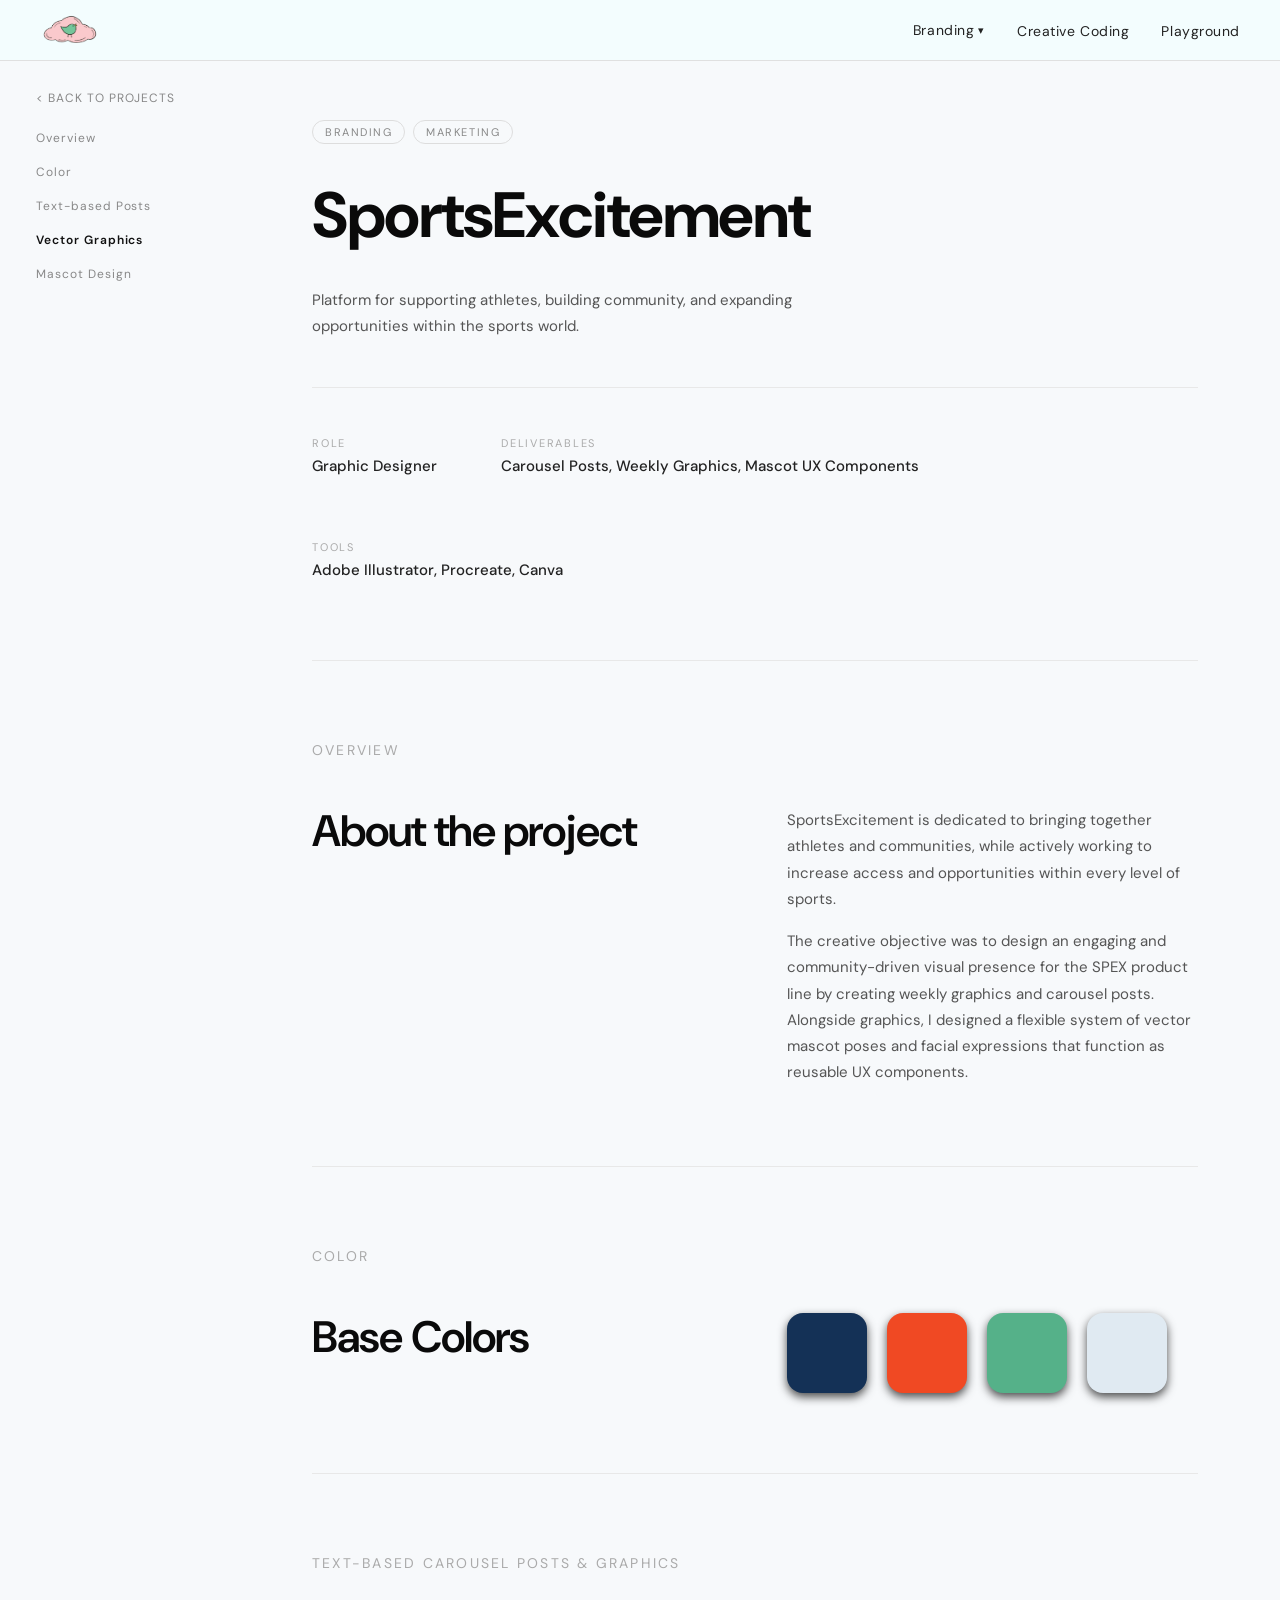
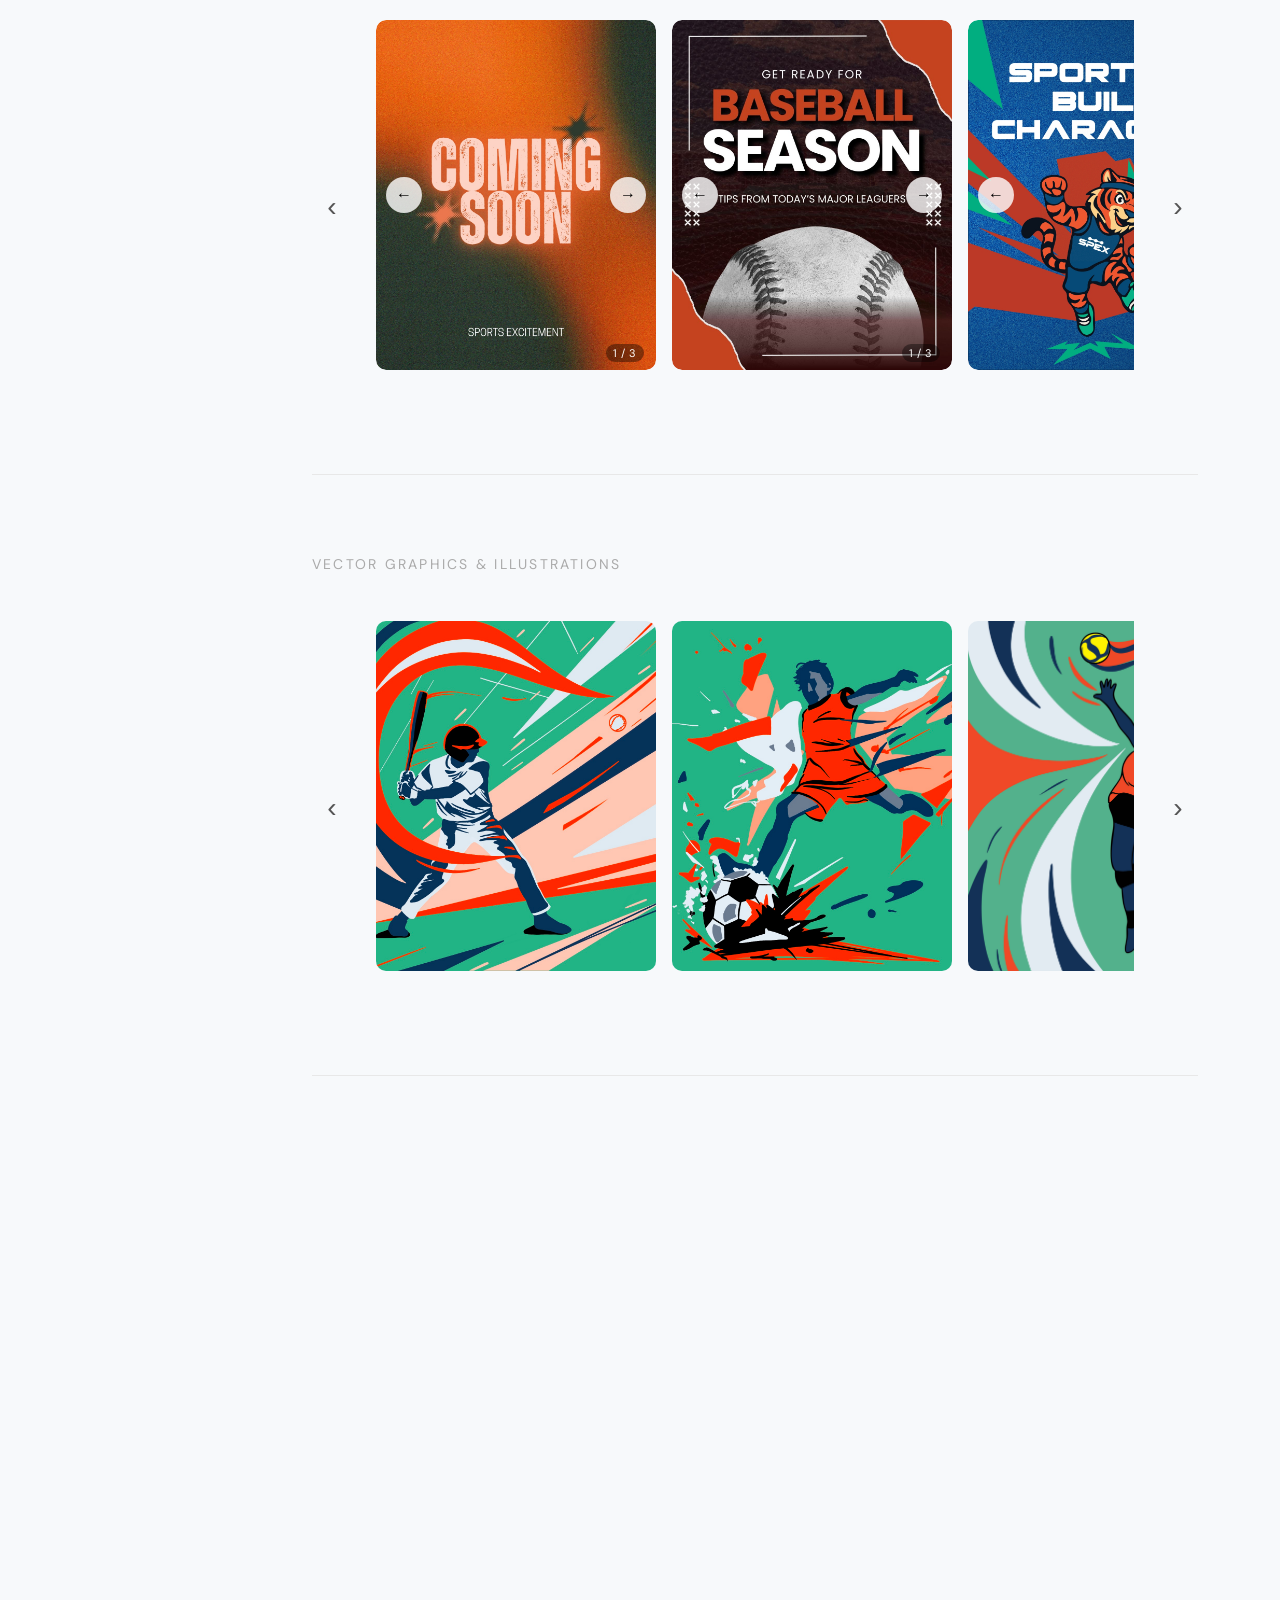
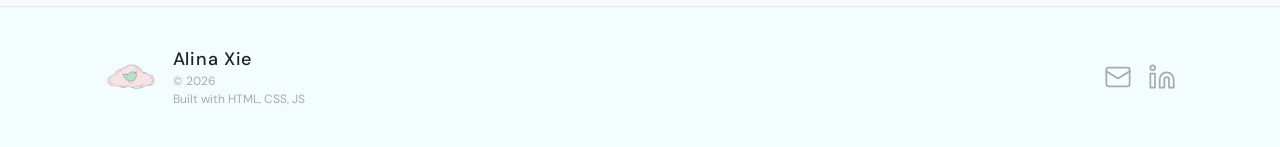
<file: sportsExcitement.html>
<!DOCTYPE html>
<html lang="en">
<head>
  <meta charset="UTF-8" />
  <meta name="viewport" content="width=device-width, initial-scale=1.0" />
  <title>SportsExcitement | Alina Xie</title>
  <link rel="stylesheet" href="style.css"/>
  <link rel="icon" href="images/logo.png" />
  <link rel="preconnect" href="https://fonts.googleapis.com">
  <link rel="preconnect" href="https://fonts.gstatic.com" crossorigin>
  <link href="https://fonts.googleapis.com/css2?family=DM+Sans:ital,opsz,wght@0,9..40,100..1000;1,9..40,100..1000&display=swap" rel="stylesheet">
</head>
<body class="proj-body">

  <!-- NAVBAR -->
  <nav class="navbar navbar-home">
    <a href="index.html" class="nav-logo">
      <img src="images/logo.png" alt="Alina Xie Logo">
    </a>
    <ul class="nav-links" id="navLinks">
      <li class="dropdown">
        <a href="#" class="dropdown-toggle">Branding <span class="arrow">▾</span></a>
        <ul class="dropdown-menu">
          <li><a href="sportsExcitement.html">SportsExcitement</a></li>
          <li><a href="haddee.html">Haddee Education</a></li>
          <li><a href="recyclingMirage.html">The Recycling Mirage</a></li>
        </ul>
      </li>
      <li><a href="web-art.html">Creative Coding</a></li>
      <li><a href="playground.html">Playground</a></li>
    </ul>
    <button class="hamburger" id="hamburger" aria-label="Toggle menu">
      <span></span><span></span><span></span>
    </button>
  </nav>

  <!-- PROJECT HERO -->
  <a href="index.html#homeScrollStrip" class="proj-back-link"><  BACK TO PROJECTS</a>
  <nav class="proj-index">
    <a href="#overview">Overview</a>
    <a href="#color">Color</a>
    <a href="#carousel-posts">Text-based Posts</a>
    <a href="#vector-graphics">Vector Graphics</a>
    <a href="#mascot-design">Mascot Design</a>
  </nav>
  <section class="proj-hero">
    <div class="proj-hero-meta">
      <span class="proj-tag">Branding</span>
      <span class="proj-tag">Marketing</span>
    </div>
    <h1 class="proj-hero-title">SportsExcitement</h1>
    <div class="proj-hero-sub">
      <p>Platform for supporting athletes, building community, and expanding opportunities within the sports world.</p>
    </div>
    <div class="proj-hero-divider"></div>
    <div class="proj-hero-details">
      <div class="proj-detail">
        <span class="proj-detail-label">Role</span>
        <span class="proj-detail-value">Graphic Designer</span>
      </div>
      <div class="proj-detail">
        <span class="proj-detail-label">Deliverables</span>
        <span class="proj-detail-value">Carousel Posts, Weekly Graphics, Mascot UX Components</span>
      </div>
      <div class="proj-detail">
        <span class="proj-detail-label">Tools</span>
        <span class="proj-detail-value">Adobe Illustrator, Procreate, Canva</span>
      </div>
    </div>
  </section>

  <!-- OVERVIEW -->
  <section class="proj-section proj-overview-section" id="overview">
    <div class="proj-section-inner">
      <p class="proj-label">Overview</p>
      <div class="proj-overview-grid">
        <div>
          <h2 class="proj-section-heading">About the project</h2>
        </div>
        <div>
          <p class="proj-body-text">SportsExcitement is dedicated to bringing together athletes and communities, while actively working to increase access and opportunities within every level of sports.</p>
          <p class="proj-body-text" style="margin-top: 16px;">The creative objective was to design an engaging and community-driven visual presence for the SPEX product line by creating weekly graphics and carousel posts.
            Alongside graphics, I designed a flexible system of vector mascot poses and facial expressions that function as reusable UX components.
          </p>
        </div>
        </div>
        <!-- <button class="proj-hscroll-arrow proj-hscroll-next" aria-label="Scroll right">&#8250;</button> -->
      </div>
    </div>
  </section>

  <!-- SECTION: Brand Colors -->
  <section class="proj-section" id="color">
    <div class="proj-section-inner">
      <p class="proj-label">Color</p>
      <div class="proj-overview-grid">
        <h2 class="proj-section-heading">Base Colors</h2>
        <div class="proj-colors">
          <div class="proj-color-swatch" style="background: #143156;"></div>
          <div class="proj-color-swatch" style="background: #F04923;"></div>
          <div class="proj-color-swatch" style="background: #55B189;"></div>
          <div class="proj-color-swatch" style="background: #E0EAF2;"></div>
        </div>
      </div>
    </div>
  </section>

  <!-- SECTION: Text-based Carousel Posts -->
  <section class="proj-section" id="carousel-posts">
    <div class="proj-section-inner">
      <p class="proj-label">Text-based Carousel Posts &amp; Graphics</p>
      <div class="proj-hscroll-wrap">
        <button class="proj-hscroll-arrow proj-hscroll-prev" aria-label="Scroll left">&#8249;</button>
        <div class="proj-hscroll">
        <div class="proj-hscroll-track">
          <div class="proj-hscroll-item">
            <div class="carousel" id="carousel-spex-1">
              <div class="carousel-track">
                <img src="images/branding/sportsExcitement/ComingSoon1.jpg">
                <img src="images/branding/sportsExcitement/ComingSoon2.jpg">
                <img src="images/branding/sportsExcitement/ComingSoon3.jpg">
              </div>
              <button class="carousel-btn prev" aria-label="Previous">&#8592;</button>
              <button class="carousel-btn next" aria-label="Next">&#8594;</button>
              <div class="carousel-counter"><span class="current">1</span> / <span class="total">3</span></div>
            </div>
          </div>
          <div class="proj-hscroll-item">
            <div class="carousel" id="carousel-spex-2">
              <div class="carousel-track">
                <img src="images/branding/sportsExcitement/BaseballSeasonSkills1.jpg">
                <img src="images/branding/sportsExcitement/BaseballSeasonSkills2.jpg">
                <img src="images/branding/sportsExcitement/BaseballSeasonSkills3.jpg">
              </div>
              <button class="carousel-btn prev" aria-label="Previous">&#8592;</button>
              <button class="carousel-btn next" aria-label="Next">&#8594;</button>
              <div class="carousel-counter"><span class="current">1</span> / <span class="total">3</span></div>
            </div>
          </div>
          <div class="proj-hscroll-item">
            <div class="carousel" id="carousel-spex-3">
              <div class="carousel-track">
                <img src="images/branding/sportsExcitement/SportsShapesCharacter1.jpg">
                <img src="images/branding/sportsExcitement/SportsShapesCharacter2.jpg">
                <img src="images/branding/sportsExcitement/SportsShapesCharacter3.jpg">
              </div>
              <button class="carousel-btn prev" aria-label="Previous">&#8592;</button>
              <button class="carousel-btn next" aria-label="Next">&#8594;</button>
              <div class="carousel-counter"><span class="current">1</span> / <span class="total">3</span></div>
            </div>
          </div>
          <div class="proj-hscroll-item">
            <img src="images/branding/sportsExcitement/GameDayEnergy.jpg" class="proj-hscroll-img">
          </div>
          <div class="proj-hscroll-item">
            <img src="images/branding/sportsExcitement/WinterParalympics.jpg" class="proj-hscroll-img">
          </div>
        </div>
        </div>
        <button class="proj-hscroll-arrow proj-hscroll-next" aria-label="Scroll right">&#8250;</button>
      </div>
    </div>
  </section>

  <!-- SECTION: Vector Graphics -->
  <section class="proj-section" id="vector-graphics">
    <div class="proj-section-inner">
      <p class="proj-label">Vector Graphics &amp; Illustrations</p>
      <div class="proj-hscroll-wrap">
        <button class="proj-hscroll-arrow proj-hscroll-prev" aria-label="Scroll left">&#8249;</button>
        <div class="proj-hscroll">
        <div class="proj-hscroll-track">
          <div class="proj-hscroll-item">
            <img src="images/branding/sportsExcitement/baseball.jpg" class="proj-hscroll-img">
          </div>
          <div class="proj-hscroll-item">
            <img src="images/branding/sportsExcitement/soccer.jpg" class="proj-hscroll-img">
          </div>
          <div class="proj-hscroll-item">
            <img src="images/branding/sportsExcitement/volleyball.jpg" class="proj-hscroll-img">
          </div>
          <div class="proj-hscroll-item">
            <div class="carousel" id="carousel-spex-4">
              <div class="carousel-track">
                <img src="images/branding/sportsExcitement/baseballSeries1.jpg">
                <img src="images/branding/sportsExcitement/baseballSeries2.jpg">
                <img src="images/branding/sportsExcitement/baseballSeries3.jpg">
              </div>
              <button class="carousel-btn prev" aria-label="Previous">&#8592;</button>
              <button class="carousel-btn next" aria-label="Next">&#8594;</button>
              <div class="carousel-counter"><span class="current">1</span> / <span class="total">3</span></div>
            </div>
          </div>
          <div class="proj-hscroll-item">
            <img src="images/branding/sportsExcitement/girlsFlagFootball.jpg" class="proj-hscroll-img">
          </div>
          <div class="proj-hscroll-item">
            <img src="images/branding/sportsExcitement/referee.jpg" class="proj-hscroll-img">
          </div>
          <div class="proj-hscroll-item">
            <img src="images/branding/sportsExcitement/worldCup.jpg" class="proj-hscroll-img">
          </div>
          <div class="proj-hscroll-item">
            <img src="images/branding/sportsExcitement/football.jpg" class="proj-hscroll-img">
          </div>
        </div>
        </div>
        <button class="proj-hscroll-arrow proj-hscroll-next" aria-label="Scroll right">&#8250;</button>
      </div>
    </div>
  </section>

  <!-- SECTION: Mascot Design -->
  <section class="proj-section" id="mascot-design">
    <div class="proj-section-inner">
      <p class="proj-label">Mascot Design</p>
      <div class="proj-hscroll-wrap mascot-gallery">
        <button class="proj-hscroll-arrow proj-hscroll-prev" aria-label="Scroll left">&#8249;</button>
        <div class="proj-hscroll">
        <div class="proj-hscroll-track">
          <div class="proj-hscroll-item">
            <img src="images/branding/sportsExcitement/cheetahMascot1.png" class="proj-hscroll-img">
          </div>
          <div class="proj-hscroll-item">
            <img src="images/branding/sportsExcitement/cheetahMascot2.png" class="proj-hscroll-img">
          </div>
          <div class="proj-hscroll-item">
            <img src="images/branding/sportsExcitement/cheetahMascot3.png" class="proj-hscroll-img">
          </div>
          <div class="proj-hscroll-item">
            <img src="images/branding/sportsExcitement/cheetahMascot4.png" class="proj-hscroll-img">
          </div>
          <div class="proj-hscroll-item">
            <img src="images/branding/sportsExcitement/cheetahMascot5.png" class="proj-hscroll-img">
          </div>
          <div class="proj-hscroll-item">
            <img src="images/branding/sportsExcitement/cheetahMascot6.png" class="proj-hscroll-img">
          </div>
          <div class="proj-hscroll-item">
            <img src="images/branding/sportsExcitement/cheetahMascot7.png" class="proj-hscroll-img">
          </div>
          <div class="proj-hscroll-item">
            <img src="images/branding/sportsExcitement/cheetahMascot8.png" class="proj-hscroll-img">
          </div>
          <div class="proj-hscroll-item">
            <img src="images/branding/sportsExcitement/cheetahMascot9.png" class="proj-hscroll-img">
          </div>
        </div>
        </div>
        <button class="proj-hscroll-arrow proj-hscroll-next" aria-label="Scroll right">&#8250;</button>
      </div>
    </div>
  </section>

  <hr class="footer-rule">

  <!-- FOOTER -->
  <footer class="footer">
    <div class="footer-left">
      <a href="index.html" class="footer-logo">
        <img src="images/logo.png" alt="Alina Xie Logo">
      </a>
      <div class="footer-name-group">
        <span class="footer-name">Alina Xie</span>
        <span class="footer-year">&copy; 2026</span>
        <span class="footer-year">Built with HTML, CSS, JS</span>
      </div>
    </div>
    <div class="footer-right">
      <a href="mailto:alinayutongxie@gmail.com" class="footer-icon" aria-label="Email">
        <svg xmlns="http://www.w3.org/2000/svg" width="28" height="28" viewBox="0 0 24 24" fill="none" stroke="currentColor" stroke-width="1.5" stroke-linecap="round" stroke-linejoin="round">
          <rect x="2" y="4" width="20" height="16" rx="2"/><path d="m22 7-8.97 5.7a1.94 1.94 0 0 1-2.06 0L2 7"/>
        </svg>
      </a>
      <a href="https://www.linkedin.com/in/alinayxie" target="_blank" class="footer-icon" aria-label="LinkedIn">
        <svg xmlns="http://www.w3.org/2000/svg" width="28" height="28" viewBox="0 0 24 24" fill="none" stroke="currentColor" stroke-width="1.5" stroke-linecap="round" stroke-linejoin="round">
          <path d="M16 8a6 6 0 0 1 6 6v7h-4v-7a2 2 0 0 0-2-2 2 2 0 0 0-2 2v7h-4v-7a6 6 0 0 1 6-6z"/><rect x="2" y="9" width="4" height="12"/><circle cx="4" cy="4" r="2"/>
        </svg>
      </a>
    </div>
  </footer>


  <script src="script.js"></script>

</body>
</html>
</file>
<file: style.css>
*, *::before, *::after {
  box-sizing: border-box;
  margin: 0;
  padding: 0;
}

body {
  font-family: 'DM Sans', sans-serif;
--font-heading: 'DM Sans', sans-serif;
  color: #222;
  background: #fff;
}

/* NAVBAR */
.navbar {
  position: sticky;
  top: 0;
  z-index: 100;
  background: #f3fef6;
  display: flex;
  align-items: center;
  justify-content: space-between;
  padding: 12px 40px;
  border-bottom: 1px solid #e0e0e0;
}

.nav-logo img {
  height: 36px;
  display: block;
}

.nav-links {
  list-style: none;
  display: flex;
  gap: 32px;
  align-items: center;
}

.nav-links a {
  text-decoration: none;
  color: #222;
  font-size: 14px;
  letter-spacing: 0.04em;
  font-weight: 400;
  transition: color 0.2s;
}

.nav-links a:hover {
  color: #888;
}

/* DROPDOWN */
.dropdown {
  position: relative;
}

.dropdown-toggle {
  cursor: pointer;
  display: flex;
  align-items: center;
  gap: 4px;
}

.arrow {
  font-size: 11px;
  transition: transform 0.2s;
}

.dropdown.open .arrow {
  transform: rotate(180deg);
}

.dropdown-menu {
  display: none;
  position: absolute;
  top: calc(100% + 10px);
  left: 0;
  background: #fff;
  border: 1px solid #e0e0e0;
  list-style: none;
  min-width: 150px;
  box-shadow: 0 4px 12px rgba(0,0,0,0.08);
}

.dropdown-menu li a {
  display: block;
  padding: 10px 16px;
  font-size: 14px;
  white-space: nowrap;
}

.dropdown-menu li a:hover {
  background: #f5f5f5;
}

.dropdown.open .dropdown-menu {
  display: block;
}

/* HAMBURGER */
.hamburger {
  display: none;
  flex-direction: column;
  gap: 5px;
  background: none;
  border: none;
  cursor: pointer;
  padding: 4px;
}

.hamburger span {
  display: block;
  width: 22px;
  height: 2px;
  background: #222;
  transition: all 0.2s;
}

/* HERO */
.hero {
  position: relative;
  width: 100%;
  overflow: hidden;
  display: flex;
  justify-content: center;
}

.hero-bg {
  position: absolute;
  inset: 0;
}

.hero-bg img {
  width: 100%;
  height: 100%;
  object-fit: cover;
  display: block;
}

.hero-content {
  position: relative;
  z-index: 2;
  display: flex;
  flex-direction: column;
  align-items: center;
  width: 100%;
  padding: 80px 40px 60px;
}

.hero-text {
  text-align: center;
  color: #000;
  margin-bottom: 60px;
}

.hero-text h1 {
  font-size: clamp(5.5rem, 8.5vw, 3rem);
  font-family: 'DM Sans', sans-serif;
  font-weight: 400;
  letter-spacing: 0.05em;
  font-weight: bold;
  margin-bottom: 8px;
}

.hero-text p {
  font-size: clamp(0.9rem, 2vw, 1.15rem);
  letter-spacing: 0.12em;
  text-transform: uppercase
  opacity: 0.9;
}

/* CARDS */
.cards {
  display: flex;
  justify-content: center;
  gap: 100px;
  flex-wrap: wrap;
  margin-top: 8vh;
  margin-bottom: 5vh;
}

.card {
  text-decoration: none;
  color: #222;
  display: flex;
  flex-direction: column;
  align-items: center;
  gap: 14px;
  transition: transform 0.2s, opacity 0.2s;
}

.card:hover {
  transform: translateY(-5px);
  opacity: 0.85;
}

.card img {
  width: 226px;
  height: 298px;
  object-fit: cover;
  display: block;
}

.card-label {
  font-size: 16px;
  letter-spacing: 0.06em;
  text-transform: uppercase;
}

/* FOOTER */
.footer {
  /* max-width: 1080px; */
  margin: 0 auto;
  padding: 40px 48px;
  display: flex;
  align-items: center;
  justify-content: space-between;
  gap: 24px;
  position: relative;
  z-index: 1;
  background: #f3fdfe;
}

.footer-left {
  margin-left: 56px;
  display: flex;
  align-items: center;
  gap: 16px;
}

.footer-name-group {
  display: flex;
  flex-direction: column;
  gap: 2px;
}

.footer-logo img {
  height: 32px;
  opacity: 0.5;
  display: block;
  transition: opacity 0.2s;
}

.footer-logo:hover img {
  opacity: 1;
}

.footer-name {
  font-size: 18px;
  font-weight: 500;
  color: #222;
  letter-spacing: 0.04em;
}

.footer-year {
  font-size: 12px;
  color: #aaa;
}

.footer-right {
  display: flex;
  margin-right: 56px;
  align-items: center;
  gap: 16px;
}

.footer-icon {
  color: #aaa;
  transition: color 0.2s;
  display: flex;
  align-items: center;
}

.footer-icon:hover {
  color: #222;
}

.footer-rule {
  border: none;
  border-top: 1px solid #e8e8e8;
  margin: 0;
  width: 100%;
  position: relative;
  z-index: 1;
}

/* MOBILE - navbar */
@media (max-width: 700px) {
  .navbar {
    padding: 12px 20px;
  }

  .nav-links {
    display: none;
    flex-direction: column;
    gap: 0;
    position: absolute;
    top: 61px;
    left: 0;
    right: 0;
    background: #fff;
    border-bottom: 1px solid #e0e0e0;
    padding: 12px 0;
  }

  .nav-links.open {
    display: flex;
  }

  .nav-links li {
    width: 100%;
  }

  .nav-links a {
    display: block;
    padding: 10px 24px;
  }

  .dropdown-menu {
    position: static;
    box-shadow: none;
    border: none;
    border-top: 1px solid #f0f0f0;
    padding-left: 16px;
  }

  .hamburger {
    display: flex;
  }

  .cards {
    gap: 32px;
  }
  .footer-right {
    margin-left: 56px;
  }
}

/* ── PAGE HERO ── */
.page-hero {
  position: relative;
  width: 100%;
  height: 35vh;
  min-height: 200px;
  overflow: hidden;
  display: flex;
  align-items: center;
  justify-content: center;
}

.page-hero-bg {
  position: absolute;
  inset: 0;
}

.page-hero-bg img {
  width: 100%;
  height: 100%;
  object-fit: cover;
  display: block;
}

.page-hero-text {
  position: relative;
  z-index: 1;
  text-align: center;
  color: #000000;
  margin-top: 3em;
}

.page-hero-text h1 {
  font-size: clamp(2.8rem, 5vw, 4rem);
  font-family: 'DM Sans', sans-serif;
  font-weight: bold;
  letter-spacing: 0.03em;
  margin-bottom: 8px;
}

.page-hero-text p {
  font-size: clamp(0.75rem, 1.2vw, 0.875rem);
  letter-spacing: 0.12em;
  text-transform: uppercase;
  opacity: 0.9;
}

/* ── BRANDING MAIN ── */
.branding-main {
  width: 100%;
}

.project-section {
  width: 100%;
  max-width: 100%;
  margin-bottom: 0;
  padding: 60px max(24px, calc((100% - 960px) / 2));
}

.section-spex {
  background-color: #f7f9fb;
}

.section-haddee {
  background-color: #fff5f2;
}

.section-haddee-mail {
  background-color: #f9f9f7;
}

.client-logo {
  display: block;
  max-height: 70px;
  width: auto;
  margin: 0 auto 28px;
}

.haddee-logo {
  margin-top: 10vh;
  max-height: 56px;
}

.overview {
  margin-bottom: 32px;
  background: #fff;
  border-radius: 12px;
  padding: 24px 0;
}

.overview h3 {
  font-size: 17px;
  letter-spacing: 0.18em;
  text-transform: uppercase;
  margin-top: 20px;
  margin-left: 60px;
  margin-right: 60px;
  margin-bottom: 10px;
  color: #555;
}

.overview p {
  font-size: 16px;
  line-height: 1.6;
  color: #333;
  margin-bottom: 8px;
  margin-left: 60px;
  margin-right: 60px;
}

.subsection-title {
  font-size: 18px;
  letter-spacing: 0.16em;
  text-transform: uppercase;
  color: #555;
  margin-top: 15vh;
  margin-bottom: 60px;
  text-align: center;
}

/* ── CAROUSELS (base) ── */
.carousel {
  position: relative;
  overflow: hidden;
  background: transparent;
}

.carousel-track {
  display: flex;
  transition: transform 0.35s ease;
}

.carousel-track img {
  min-width: 100%;
  width: 100%;
  height: 360px;
  display: block;
  object-fit: contain;
  background: transparent;
}

.carousel-btn {
  position: absolute;
  top: 50%;
  transform: translateY(-50%);
  background: rgba(255,255,255,0.8);
  border: none;
  width: 36px;
  height: 36px;
  border-radius: 50%;
  font-size: 16px;
  cursor: pointer;
  display: flex;
  align-items: center;
  justify-content: center;
  transition: background 0.2s;
  z-index: 2;
}

.carousel-btn:hover {
  background: rgba(255,255,255,1);
}

.carousel-btn.prev { left: 10px; }
.carousel-btn.next { right: 10px; }

.carousel-counter {
  position: absolute;
  bottom: 8px;
  right: 12px;
  font-size: 11px;
  color: #fff;
  background: rgba(0,0,0,0.4);
  padding: 2px 7px;
  border-radius: 10px;
  letter-spacing: 0.05em;
}

/* ── SPEX ROW 1: Coming Soon + Baseball side by side ── */
/* The row centers the two fixed-width carousels */
.carousel-row {
  display: flex;
  gap: 24px;
  justify-content: center;
  margin-bottom: 50px;
}

/* Fixed pixel width so the carousel box never stretches beyond the image,
   keeping arrows tight to the image edges */
.carousel-row .carousel {
  width: 360px;
  flex: 0 0 360px;
}

.carousel-row .carousel-track img {
  height: 360px;
  width: 360px;
  min-width: 360px;
}

.vector-last-row {
  margin-bottom: 20vh;
}


.carousel-image-row {
  display: flex;
  gap: 16px;
  align-items: center;
  justify-content: center;
  margin-bottom: 32px;
}

.carousel-image-row .carousel {
  width: 360px;
  flex: 0 0 360px;
}

.carousel-image-row .carousel-track img {
  height: 360px;
  width: 360px;
  min-width: 360px;
}

.standalone-img {
  width: 360px;
  flex: 0 0 360px;
  height: 360px;
  object-fit: contain;
  background: transparent;
  display: block;
}

/* ── HADDEE GIFS ── */
.gif-row {
  display: flex;
  gap: 16px;
  flex-wrap: nowrap;
  margin: 16px 0 32px;
  justify-content: center;
}

.gif-row img {
  flex: 1;
  max-width: 280px;
  height: auto;
  display: block;
  margin-top: -7vh;
}

/* ── HADDEE: direct mail left, thumbnails stacked right ── */
.mail-thumbnails-row {
  display: flex;
  gap: 20px;
  align-items: flex-start;
  justify-content: center;
  margin: 24px 0;
}

.mail-carousel {
  flex: 3;
  margin: 0;
  margin-bottom: 50px;
}

.mail-carousel .carousel-track img {
  height: 440px;
  width: 100%;
  min-width: 100%;
}

.thumbnail-stack {
  flex: 2;
  display: flex;
  flex-direction: column;
  gap: 16px;
}

.thumbnail-stack img {
  width: 100%;
  height: auto;
  display: block;
  object-fit: cover;
}

/* ── MASONRY AUTO-SCROLLING STRIP ── */
.more-graphic-design {
  background-color: #f6f6f6;
  margin-top: 120px;
}

.masonry-carousel {
  width: 100%;
  overflow: hidden;
  margin-top: 40px;
}

.masonry-track {
  display: flex;
  gap: 10px;
  will-change: transform;
}

.masonry-track img {
  height: 220px;
  width: auto;
  flex-shrink: 0;
  object-fit: cover;
  display: block;
}

/* ── PAGE LINKS ── */
.page-links {
  display: flex;
  justify-content: space-between;
  align-items: center;
  padding: 40px max(24px, calc((100% - 960px) / 2));
  background: #f6f6f6;
  flex-wrap: wrap;
  gap: 12px;
}

.page-links a {
  text-decoration: none;
  font-size: 15px;
  letter-spacing: 0.08em;
  color: #222;
  transition: opacity 0.2s;
}

.page-links a:hover {
  opacity: 1;
  color: #888;
  letter-spacing: 0.16em;
  transition: color 0.2s, letter-spacing 0.2s;
}

/* ── MOBILE ── */
@media (max-width: 700px) {
  .carousel-row,
  .carousel-image-row,
  .mail-thumbnails-row {
    flex-direction: column;
    align-items: center;
  }

  .carousel-row .carousel,
  .carousel-image-row .carousel,
  .carousel-row .carousel-track img,
  .carousel-image-row .carousel-track img {
    width: 100%;
    min-width: 100%;
    flex: 0 0 100%;
  }

  .standalone-img {
    width: 100%;
    flex: 0 0 100%;
    height: 260px;
  }

  .carousel-track img,
  .carousel-row .carousel-track img,
  .carousel-image-row .carousel-track img {
    height: 260px;
  }

  .mail-carousel .carousel-track img {
    height: 260px;
  }

  .mail-carousel,
  .thumbnail-stack {
    width: 100%;
  }

  .gif-row {
    flex-wrap: wrap;
  }

  .gif-row img {
    max-width: 100%;
  }

  .masonry-track img {
    height: 150px;
  }
}

/* ── PERSONAL WORK ── */
.pw-main {
  width: 100%;
}

.section-personal {
  background-color: #f6f6f6;
}

.pw-grid {
  max-width: 960px;
  margin: 0 auto;
  padding: 60px 24px 80px;
  display: flex;
  flex-direction: column;
  gap: 0;
}

.pw-row {
  display: flex;
  gap: 0;
  width: 100%;
}

/* each item is a flex container that holds its image */
.pw-item {
  flex: 1;
  overflow: hidden;
  cursor: pointer;
  position: relative;
  padding: 15px;
  background-color: #f6f6f6;
}

.pw-flex-3 { flex: 3; }
.pw-flex-1 { flex: 1.4; }

/* image fills the item box without cropping — contain keeps full image */
.pw-item img {
  width: 100%;
  height: 100%;
  display: block;
  object-fit: contain;
  transition: opacity 0.3s ease, transform 0.3s ease;
}

.pw-item:hover img {
  opacity: 0.65;
  transform: scale(1.07);
}

/* fixed heights per row so the grid looks structured */
.pw-row:nth-child(1) { height: 320px; }
.pw-row:nth-child(2) { height: 320px; }
.pw-row:nth-child(3) { height: 320px; }

/* ── LIGHTBOX ── */
.lightbox-backdrop {
  display: none;
  position: fixed;
  inset: 0;
  background: rgba(0, 0, 0, 0.85);
  z-index: 200;
}

.lightbox {
  display: none;
  position: fixed;
  inset: 0;
  z-index: 201;
  align-items: center;
  justify-content: center;
}

.lightbox.active,
.lightbox-backdrop.active {
  display: flex;
}

.lightbox-img-wrap {
  max-width: 88vw;
  max-height: 88vh;
  display: flex;
  align-items: center;
  justify-content: center;
}

.lightbox-img-wrap img {
  max-width: 88vw;
  max-height: 88vh;
  width: auto;
  height: auto;
  display: block;
  object-fit: contain;
  border-radius: 2px;
}

.lightbox-close {
  position: fixed;
  top: 20px;
  right: 24px;
  background: none;
  border: none;
  color: #fff;
  font-size: 24px;
  cursor: pointer;
  z-index: 202;
  line-height: 1;
  opacity: 0.8;
  transition: opacity 0.2s;
}

.lightbox-close:hover {
  opacity: 1;
}

.lightbox-arrow {
  background: rgba(255, 255, 255, 0.15);
  border: none;
  color: #fff;
  font-size: 24px;
  width: 48px;
  height: 48px;
  border-radius: 50%;
  cursor: pointer;
  display: flex;
  align-items: center;
  justify-content: center;
  flex-shrink: 0;
  margin: 0 16px;
  transition: background 0.2s;
  z-index: 202;
}

.lightbox-arrow:hover {
  background: rgba(255, 255, 255, 0.3);
}

/* MOBILE */
@media (max-width: 700px) {
  .pw-row {
    flex-direction: column;
    height: auto !important;
  }

  .pw-item,
  .pw-flex-3,
  .pw-flex-1 {
    flex: none;
    width: 100%;
    height: 260px;
  }

  .fine-art-col .pw-item {
    height: auto;
  }

  .fine-art-col .pw-item img {
    height: auto;
  }

  .lightbox-arrow {
    margin: 0 8px;
    width: 40px;
    height: 40px;
    font-size: 18px;
  }

  .lightbox-img-wrap,
  .lightbox-img-wrap img {
    max-width: 68vw;
  }
}
/* ── DIGITAL MEDIA ── */
.dm-section {
width: 100%;
padding: 70px max(24px, calc((100% - 960px) / 2));
background: #fff;
}

.dm-section-alt {
background: #f6f6f6;
}

.dm-section-title {
font-size: clamp(1.1rem, 2vw, 1.3rem);
font-weight: 400;
letter-spacing: 0.18em;
text-transform: uppercase;
color: #222;
text-align: center;
margin-bottom: 10px;
}

.dm-section-sub {
font-size: 13px;
letter-spacing: 0.1em;
text-transform: uppercase;
color: #888;
text-align: center;
margin-bottom: 48px;
margin-top: 3vh;
}

/* Motion Graphics: 3 GIFs in a row */
.dm-gif-row {
display: flex;
gap: 20px;
justify-content: center;
align-items: center;
flex-wrap: wrap;
margin-top: 10vh;
margin-bottom: 10vh;
}

.dm-gif-item {
flex: 1;
min-width: 260px;
max-width: 420px;
}

.dm-gif-item img {
width: 100%;
height: auto;
display: block;
}

/* Web Art: 2 clickable GIF previews */
.dm-webart-row {
display: flex;
gap: 40px;
justify-content: center;
align-items: flex-start;
flex-wrap: wrap;
/* margin-top: -15vh; */
margin-bottom: -10vh;
}

.dm-webart-item {
text-decoration: none;
color: #222;
display: flex;
flex-direction: column;
align-items: center;
gap: 14px;
}

.dm-webart-img-wrap {
position: relative;
overflow: hidden;
width: 450px;
}

.dm-webart-img-wrap img {
width: 100%;
height: auto;
display: block;
transition: opacity 0.3s ease, transform 0.3s ease;
}

.dm-webart-overlay {
display: none;
}

.dm-webart-btn {
position: absolute;
top: 70%;
left: 50%;
transform: translate(-50%, -50%);
display: block;
transition: opacity 0.2s ease, transform 0.2s ease;
}

.dm-webart-btn img {
width: 120px;
height: auto;
display: block;
}

.dm-webart-btn:hover {
opacity: 0.8;
transform: translate(-50%, -50%) scale(1.05);
}

.dm-webart-item:hover .dm-webart-img-wrap img:first-child {
opacity: 0.65;
transform: scale(1.04);
}

/* MOBILE */
@media (max-width: 700px) {
.dm-gif-row {
  flex-direction: column;
  align-items: center;
}

.dm-gif-item {
  max-width: 100%;
  width: 100%;
}

.dm-webart-row {
  flex-direction: column;
  align-items: center;
  gap: 32px;
}

.dm-webart-img-wrap {
  width: 100%;
}
}

.fine-art-grid {
  display: grid;
  grid-template-columns: repeat(3, 1fr);
  gap: 20px;
  padding: 20px;
  max-width: 1300px;
  margin-left: auto;
  margin-right: auto;
}

.fine-art-col {
  display: flex;
  flex-direction: column;
  gap: 20px;
  margin-top: 10vh;
}

/* override pw-item defaults that break proportional scaling */
.fine-art-col .pw-item {
  padding: 0;
  overflow: visible;
  flex: none;
}

.fine-art-col .pw-item img {
  width: 100%;
  height: auto;
  display: block;
  object-fit: unset;
}

.fine-art-col .pw-item:hover img {
  transform: scale(1.07);
}

@media (max-width: 700px) {
  .fine-art-grid {
    grid-template-columns: repeat(2, 1fr);
    margin-left: 16px;
    margin-right: 16px;
    padding: 16px;
    gap: 12px;
  }

  .fine-art-col {
    margin-top: 0;
    gap: 12px;
  }
}

/* ── SCROLL REVEAL ── */
.reveal {
  opacity: 0;
  transform: translateY(28px);
  transition: opacity 0.65s ease, transform 0.65s ease;
}

.reveal.visible {
  opacity: 1;
  transform: translateY(0);
}

/* staggered children inside a reveal-group */
.reveal-group > * {
  opacity: 0;
  transform: translateY(28px);
  transition: opacity 0.55s ease, transform 0.55s ease;
}

.reveal-group.visible > * {
  pointer-events: auto;
}

/* hero cards are above the fold — skip the reveal animation entirely */
.hero .cards.reveal-group > *,
.hero .cards.reveal-group.visible > * {
  opacity: 1;
  transform: translateY(0);
  pointer-events: auto;
  transition-delay: 0s;
}

.reveal-group.visible > *:nth-child(1) { opacity: 1; transform: translateY(0); transition-delay: 0s; }
.reveal-group.visible > *:nth-child(2) { opacity: 1; transform: translateY(0); transition-delay: 0.12s; }
.reveal-group.visible > *:nth-child(3) { opacity: 1; transform: translateY(0); transition-delay: 0.24s; }
.reveal-group.visible > *:nth-child(4) { opacity: 1; transform: translateY(0); transition-delay: 0.36s; }
.reveal-group.visible > *:nth-child(5) { opacity: 1; transform: translateY(0); transition-delay: 0.48s; }
.reveal-group.visible > *:nth-child(6) { opacity: 1; transform: translateY(0); transition-delay: 0.60s; }

/* page hero text always visible — override reveal for hero */
.page-hero-text.reveal {
  opacity: 0;
  transform: translateY(16px);
}

.page-hero-text.reveal.visible {
  opacity: 1;
  transform: translateY(0);
  transition-duration: 0.5s;
}
/* Fixed navbar on home */
.navbar-home {
  position: fixed;
  top: 0;
  left: 0;
  right: 0;
  z-index: 200;
  background: #f3fdfe;
  backdrop-filter: blur(8px);
  -webkit-backdrop-filter: blur(8px);
}

.slide-scroll-hint {
  position: absolute;
  bottom: 36px;
  left: 50%;
  transform: translateX(-50%);
  display: flex;
  flex-direction: column;
  align-items: center;
  gap: 8px;
  color: #999;
  font-size: 10px;
  letter-spacing: 0.18em;
  text-transform: uppercase;
  animation: scrollBounce 2s ease-in-out infinite;
  z-index: 1;
}

@keyframes scrollBounce {
  0%, 100% { transform: translateX(-50%) translateY(0); opacity: 0.6; }
  50% { transform: translateX(-50%) translateY(6px); opacity: 1; }
}

/* ── SHARED TEXT STYLES (used in home text panel) ── */

.slide-counter {
  font-family: 'DM Sans', sans-serif;
  font-size: 11px;
  letter-spacing: 0.22em;
  color: #aaa;
  display: block;
}

.slide-title {
  font-family: 'DM Sans', sans-serif;
  /* font-weight: 200; */
  font-size: clamp(3rem, 4.2vw, 4.7rem);
  /* font-size: 60px; */
  line-height: 1.05;
  letter-spacing: -0.02em;
  /* letter-spacing: -0.085em; */
  color: #111;
  margin-bottom: 0.7em;
}

.slide-category {
  font-size: 12px;
  letter-spacing: 0.18em;
  text-transform: uppercase;
  color: #888;
}

.slide-desc {
  font-size: 15px;
  line-height: 2;
  color: #555;
  max-width: 340px;
}

.slide-cta {
  font-size: 12px;
  letter-spacing: 0.14em;
  text-transform: uppercase;
  color: #111;
  margin-top: 8px;
  border-bottom: 1px solid #111;
  padding-bottom: 2px;
  text-decoration: none;
  transition: letter-spacing 0.25s ease, color 0.2s;
  display: inline-block;
}

.slide-cta:hover {
  letter-spacing: 0.22em;
  color: #555;
  border-color: #999;
}

.slide-intro-eyebrow {
  font-size: 11px;
  letter-spacing: 0.28em;
  text-transform: uppercase;
  color: #666;
  margin-bottom: 20px;
}

.slide-intro-name {
  font-family: 'DM Sans', sans-serif;
  font-weight: 700;
  font-size: clamp(4rem, 9vw, 8rem);
  letter-spacing: -0.02em;
  line-height: 1;
  color: #1a3a1a;
  margin-bottom: 20px;
  display: flex;
  justify-content: center;
  align-items: baseline;
  overflow: visible;
  gap: 0.12em;
}

.hero-word {
  display: inline-flex;
}

.hero-space {
  display: inline-block;
  width: 0.12em;
}

.hl {
  display: inline-block;
  cursor: default;
  will-change: transform;
  transform-origin: center bottom;
}

.hl-sub {
  display: inline-block;
  will-change: transform;
  transform-origin: center center;
}

.slide-intro-sub {
  font-size: 13px;
  letter-spacing: 0.2em;
  text-transform: uppercase;
  color: #555;
  overflow: visible;
}

.slide-scroll-hint {
  position: absolute;
  bottom: 36px;
  left: 50%;
  transform: translateX(-50%);
  display: flex;
  flex-direction: column;
  align-items: center;
  gap: 8px;
  color: #999;
  font-size: 10px;
  letter-spacing: 0.18em;
  text-transform: uppercase;
  animation: scrollBounce 2s ease-in-out infinite;
}

@keyframes scrollBounce {
  0%, 100% { transform: translateX(-50%) translateY(0); opacity: 0.6; }
  50% { transform: translateX(-50%) translateY(6px); opacity: 1; }
}

/* ── PROGRESS DOTS ── */
.slide-dots {
  position: fixed;
  right: 28px;
  top: 50%;
  transform: translateY(-50%);
  z-index: 300;
  display: flex;
  flex-direction: column;
  gap: 10px;
}

.dot {
  width: 4px;
  height: 4px;
  border-radius: 2px;
  border: none;
  background: #ccc;
  cursor: pointer;
  padding: 0;
  transition: background 0.3s, height 0.3s, border-radius 0.3s;
}

.dot.active {
  background: #222;
  height: 16px;
  border-radius: 2px;
}

/* ── MOBILE (home dots) ── */
@media (max-width: 700px) {
  .slide-dots { right: 12px; }
  .footer { padding: 20px; }
}
/* ════════════════════════════════════════
   HOME — BIRD INTRO (push-reveal on load)
   characterMove.gif is a 600×600 walk-in-place loop with the bird
   drawn flush against the image's right edge, beak touching it. The
   wall sits immediately to that image's right (butted up with zero
   gap), so the two move as one rigid unit. That whole unit animates
   with a single transform: translateX(0 → 100% + bird width) — a
   compositor-only transform, not a width/layout animation, which is
   what keeps it smooth. The path is still monotonic — it never moves
   backward, which is what would read as a bounce. It uses only 8
   keyframe stops — run-up, 3 short bumps, and the smooth stretches
   between them — and relies on the animation's own ease-in-out to
   curve smoothly into and out of each one; no in-between "shaping"
   stops. (Extra manual stops inside each bump made things look
   more jagged, not less — each pair of stops gets its own little
   ease-in-out curve, and chaining several of those back to back
   reads as a series of small jolts rather than one smooth sweep.)
   The run-up/stretch/glide segments keep the exact timing they've
   always had, so nothing moves faster than before — only the bumps'
   own internal shape changed.
   The bird starts fully off-screen to the left (its right edge/beak
   sits exactly at x=0, so its whole 600px body is past the left
   edge) and ends fully off-screen to the right (translated past the
   wall's own width by more than the bird's max rendered width). As
   it crosses, the wall's leading (left) edge uncovers homeHero from
   the left, with the bird riding right at that edge, reading as if
   it's pushing the wall off.
   ════════════════════════════════════════ */
.bird-intro {
  position: fixed;
  inset: 0;
  z-index: 10000;
  pointer-events: none;
  overflow: hidden;
}

.bird-intro-wall {
  position: absolute;
  top: 0;
  left: 0;
  height: 100%;
  width: 100vw;
  /* Film-grain texture on the black wall. --wall-grain is a tiny tiled SVG
     of fractal noise (240px tile, repeats seamlessly): every pixel is white,
     and the noise only sets how see-through it is, so just sparse light
     speckles show over the black. To tune it, edit the values inside the
     data URI below:
       baseFrequency='0.75' — grain size (higher = finer, lower = coarser)
       first number in the last row of the matrix (1.4) — how bright the
         speckles get
       last number in that row (-0.72) — how much of the wall is speckled
         (more negative = sparser)
     The base is pure black because the speckles lighten it; overall the
     wall lands at about the same tone as the old flat #111. The grain is
     part of the wall's own background, so it slides along with it. */
  --wall-grain: url("data:image/svg+xml,%3Csvg xmlns='http://www.w3.org/2000/svg' width='240' height='240'%3E%3Cfilter id='g' x='0' y='0' width='100%25' height='100%25'%3E%3CfeTurbulence type='fractalNoise' baseFrequency='0.75' numOctaves='3' stitchTiles='stitch'/%3E%3CfeColorMatrix type='matrix' values='0 0 0 0 1  0 0 0 0 1  0 0 0 0 1  1.4 0 0 0 -0.72'/%3E%3C/filter%3E%3Crect width='100%25' height='100%25' filter='url(%23g)'/%3E%3C/svg%3E");
  background-color: #000;
  background-image: var(--wall-grain);
  background-size: 240px 240px;
  pointer-events: auto;
  cursor: pointer;
  will-change: transform;
  animation: birdIntroPush 3s ease-in-out 0.15s both;
}

.bird-intro-unit {
  position: absolute;
  top: 50%;
  left: 0;
  display: flex;
  align-items: flex-end;
  transform: translate(-100%, -50%); /* right edge (the beak) sits flush on the wall's left edge */
  pointer-events: none;
  user-select: none;
}

.bird-intro-char {
  width: clamp(140px, 16vw, 260px);
  height: auto;
  display: block;
  flex-shrink: 0;
}

@keyframes birdIntroPush {
  0%   { transform: translateX(0); }
  13%  { transform: translateX(calc(13% + 36px)); }   /* smooth run-up */
  21%  { transform: translateX(calc(22% + 62px)); }   /* bump 1 */
  40%  { transform: translateX(calc(46% + 129px)); }  /* smooth stretch */
  48%  { transform: translateX(calc(54% + 151px)); }  /* bump 2 */
  68%  { transform: translateX(calc(78% + 218px)); }  /* smooth stretch */
  76%  { transform: translateX(calc(86% + 241px)); }  /* bump 3 */
  100% { transform: translateX(calc(100% + 280px)); } /* smooth glide to a stop */
}

.bird-intro.is-done { display: none; }

/* Arriving via an anchor that points below the hero (e.g. the project
   pages' "back to projects" link, index.html#homeScrollStrip) skips the
   intro. script.js applies the same rule; this just hides the wall from
   the very first paint so it can't flash while the script loads. :target
   only matches when the anchor points at a real element, and the hero
   itself is excluded. */
body:has(:target:not(#homeHero)) .bird-intro { display: none; }



/* keep the page from scrolling while the intro plays */
html.bird-intro-active,
html.bird-intro-active body {
  overflow: hidden !important;
  height: 100%;
}

@media (prefers-reduced-motion: reduce) {
  .bird-intro-wall { animation: none !important; transform: translateX(calc(100% + 280px)); }
}

/* ════════════════════════════════════════
   HOME — HERO + ROBIN-NOGUIER SCROLL LAYOUT
   ════════════════════════════════════════ */

.home-body {
  overflow-y: auto;
  height: auto;
  background: #f9f9f7;
}

/* Fixed full-page background that fades between project colors */
.home-bg-layer {
  position: fixed;
  inset: 0;
  z-index: 0;
  pointer-events: none;
  transition: background-color 0.9s cubic-bezier(0.25, 0.46, 0.45, 0.94);
  background-color: #f9f9f7;
}

/* ── HERO ── */
.home-hero {
  position: relative;
  width: 100%;
  height: 100vh;
  display: flex;
  align-items: center;
  justify-content: center;
  overflow: hidden;
  z-index: 1;
  background-color: #f3fdfe;
}

.home-hero-bg {
  position: absolute;
  inset: 0;
  z-index: 0;
}

.home-hero-bg img {
  width: 100%;
  height: 100%;
  object-fit: cover;
  display: block;
}

.home-hero-content {
  position: relative;
  z-index: 1;
  color: #111;
  display: flex;
  flex-direction: row;
  align-items: center;
  justify-content: center;
  gap: 48px;
  width: 100%;
  padding: 0 40px;
}

.hero-text-center {
  display: flex;
  flex-direction: column;
  align-items: center;
  text-align: center;
  gap: 14px;
  flex-shrink: 0;
}

.hero-art {
  width: clamp(220px, 24vw, 374px);
  height: auto;
  object-fit: contain;
  display: block;
  flex-shrink: 0;
}

.hero-art-left {
  /* rotation managed by JS */
}

.hero-art-right {
  /* rotation managed by JS */
}

/* ── HERO SVG (heroHome.svg, inlined) ── */
/* Two variants live in the DOM at once — .hero-svg-horizontal for normal
   widths, .hero-svg-vertical (homeHeroVertical.svg) once the screen
   narrows past 860px — and the media query below shows exactly one.
   Both share sizing/animation plumbing via the common .hero-svg class;
   script.js picks whichever is visible and runs the same pin/entrance/
   break-apart system against it. */

.hero-svg {
  height: auto;
  display: block;
  margin: 0 auto;
  flex-shrink: 0;      /* don't let flex shrink it back down once it's
                           intentionally wider than the viewport */
}

.hero-svg-vertical {
  display: none;
}

@media (max-width: 750px) {
  .hero-svg-horizontal { display: none; }
  .hero-svg-vertical    { display: block; }
}

.hero-svg-horizontal {
  width: 72%;                                        /* fallback for browsers without min()/max() */
  max-width: 1370px;
  width: min(max(72vw, 72vh), 95vw, 1370px);          /* grows via height on tall/narrow viewports;
                                                          95vw ceiling caps how far it can spill past
                                                          the viewport edges so the name text never gets
                                                          cropped, since .home-hero clips the overflow */
}

.hero-svg-vertical {
  width: 83%;                                          /* fallback for browsers without min()/max() */
  max-width: 720px;
  width: min(83vw, 60vh, 720px);                        /* portrait 2:3 artwork — width is almost always
                                                            the binding constraint on real phone screens,
                                                            since phones run narrower than 2:3 already */
}

.hero-svg > * {
  transform-box: fill-box;
  opacity: 0;
  will-change: transform, opacity;
  animation-fill-mode: both;
  animation-timing-function: cubic-bezier(0.16, 1, 0.3, 1);
}

/* DM Sans is a variable font with an optical-size (opsz) axis. Left on
   "auto", Chrome and Safari each resolve opsz differently at these huge
   display sizes, which changes the actual glyph shapes/metrics (not the
   x/y attributes) — that's what reads as the text sitting in a different
   spot between browsers. Locking it to one fixed value makes both browsers
   draw identical glyphs. */
.hero-svg text {
  font-optical-sizing: none;
  font-variation-settings: "opsz" 40;
}

/* -- slide in from the left -- */
#greenRectangle    { animation: heroSlideInGreenRectangle    1.4s  2s     both; }
#blueRectangleLeft { animation: heroSlideInBlueRectangleLeft 1.4s  2.13s  both; }
#grainLeft          { animation: heroSlideInGrainLeft         1.45s 2.45s  both; }
#heroArtLeft         { animation: heroSlideInHeroArtLeft        1.45s 2.64s  both; }
#alina               { animation: heroSlideInAlina              1.3s  3.36s  both; }

/* -- slide in from the right -- */
#blueRectangleRight { animation: heroSlideInBlueRectangleRight 1.4s  2.22s both; }
#pinkRectangle       { animation: heroSlideInPinkRectangle      1.4s  2.32s both; }
#grainRight           { animation: heroSlideInGrainRight          1.45s 2.54s both; }
#heroArtRight         { animation: heroSlideInHeroArtRight        1.45s 2.74s both; }
#xie                  { animation: heroSlideInXie                 1.3s  3.47s both; }
#subText              { animation: heroSlideInSubText              1.2s  3.66s both; }

/* -- twisting entrances -- */
#checkered           { animation: heroTwistInCheckered  1.3s cubic-bezier(0.3, 1.15, 0.5, 1) 2.83s both; }
#blueLongRectangle    { animation: heroTwistInLongRect    1.1s cubic-bezier(0.3, 1.15, 0.5, 1) 3s   both; }
#greenStar             { animation: heroTwistInStar        1s   cubic-bezier(0.3, 1.15, 0.5, 1) 3.12s both; }
#blueStar              { animation: heroTwistInStar        1s   cubic-bezier(0.3, 1.15, 0.5, 1) 3.23s both; }
#whileStar             { animation: heroTwistInStar        1s   cubic-bezier(0.3, 1.15, 0.5, 1) 3.34s both; }

/* -- when scrolled 40% past: everything continues its entrance arc outward, mirrored to the opposite side -- */
.hero-svg.is-exiting #greenRectangle    { animation: heroFluidOutGreenRectangle    1s   cubic-bezier(0.16, 1, 0.3, 1) 0s    both; }
.hero-svg.is-exiting #blueRectangleLeft { animation: heroFluidOutBlueRectangleLeft 1s   cubic-bezier(0.16, 1, 0.3, 1) 0.05s both; }
.hero-svg.is-exiting #grainLeft          { animation: heroFluidOutGrainLeft         0.95s cubic-bezier(0.16, 1, 0.3, 1) 0.16s both; }
.hero-svg.is-exiting #heroArtLeft         { animation: heroFluidOutHeroArtLeft        0.95s cubic-bezier(0.16, 1, 0.3, 1) 0.22s both; }
.hero-svg.is-exiting #alina               { animation: heroFluidOutAlina              0.9s  cubic-bezier(0.16, 1, 0.3, 1) 0.42s both; }
.hero-svg.is-exiting #blueRectangleRight { animation: heroFluidOutBlueRectangleRight 1s   cubic-bezier(0.16, 1, 0.3, 1) 0.08s both; }
.hero-svg.is-exiting #pinkRectangle       { animation: heroFluidOutPinkRectangle      1s   cubic-bezier(0.16, 1, 0.3, 1) 0.12s both; }
.hero-svg.is-exiting #grainRight           { animation: heroFluidOutGrainRight          0.95s cubic-bezier(0.16, 1, 0.3, 1) 0.19s both; }
.hero-svg.is-exiting #heroArtRight         { animation: heroFluidOutHeroArtRight        0.95s cubic-bezier(0.16, 1, 0.3, 1) 0.26s both; }
.hero-svg.is-exiting #xie                  { animation: heroFluidOutXie                 0.9s  cubic-bezier(0.16, 1, 0.3, 1) 0.46s both; }
.hero-svg.is-exiting #subText              { animation: heroFluidOutSubText              0.85s cubic-bezier(0.16, 1, 0.3, 1) 0.5s  both; }
.hero-svg.is-exiting #checkered           { animation: heroFluidOutCheckered  0.9s cubic-bezier(0.3, 1.15, 0.5, 1) 0.3s  both; }
.hero-svg.is-exiting #blueLongRectangle    { animation: heroFluidOutLongRect    0.85s cubic-bezier(0.3, 1.15, 0.5, 1) 0.35s both; }
.hero-svg.is-exiting #greenStar             { animation: heroFluidOutStar        0.8s  cubic-bezier(0.3, 1.15, 0.5, 1) 0.4s  both; }
.hero-svg.is-exiting #blueStar              { animation: heroFluidOutStar        0.8s  cubic-bezier(0.3, 1.15, 0.5, 1) 0.44s both; }
.hero-svg.is-exiting #whileStar             { animation: heroFluidOutStar        0.8s  cubic-bezier(0.3, 1.15, 0.5, 1) 0.48s both; }

@keyframes heroSlideInGreenRectangle {
  0%   { opacity: 0; transform: translate(-420px, 36.08px) rotate(-3.64deg); }
  100% { opacity: 1; transform: translate(-20.7px, 36.08px) rotate(-3.64deg); }
}
@keyframes heroSlideInBlueRectangleLeft {
  0%   { opacity: 0; transform: translate(-440px, 31.04px) rotate(-3.64deg); }
  100% { opacity: 1; transform: translate(-45.31px, 31.04px) rotate(-3.64deg); }
}
@keyframes heroSlideInGrainLeft {
  0%   { opacity: 0; transform: translate(-160px, 1.18px) scale(0.32); }
  100% { opacity: 1; transform: translate(2px, 1.18px) scale(0.32); }
}
@keyframes heroSlideInHeroArtLeft {
  0%   { opacity: 0; transform: translate(-220px, 19.36px) scale(0.31); }
  100% { opacity: 1; transform: translate(2px, 19.36px) scale(0.31); }
}
@keyframes heroSlideInAlina {
  0%   { opacity: 0; transform: translateX(-180px) rotate(-3.64deg); }
  100% { opacity: 1; transform: translateX(0) rotate(-3.64deg); }
}

@keyframes heroSlideInBlueRectangleRight {
  0%   { opacity: 0; transform: translate(400px, 81.35px) rotate(-3.64deg); }
  100% { opacity: 1; transform: translate(-16.36px, 81.35px) rotate(-3.64deg); }
}
@keyframes heroSlideInPinkRectangle {
  0%   { opacity: 0; transform: translate(380px, 76.29px) rotate(-3.64deg); }
  100% { opacity: 1; transform: translate(-40.97px, 76.29px) rotate(-3.64deg); }
}
@keyframes heroSlideInGrainRight {
  0%   { opacity: 0; transform: translate(160px, -7.57px) rotate(0.35deg) scale(0.32); }
  100% { opacity: 1; transform: translate(1.3px, -7.57px) rotate(0.35deg) scale(0.32); }
}
@keyframes heroSlideInHeroArtRight {
  0%   { opacity: 0; transform: translateX(220px) scale(0.34); }
  100% { opacity: 1; transform: translateX(0) scale(0.34); }
}
@keyframes heroSlideInXie {
  0%   { opacity: 0; transform: translateX(180px) rotate(-3.64deg); }
  100% { opacity: 1; transform: translateX(0) rotate(-3.64deg); }
}
@keyframes heroSlideInSubText {
  0%   { opacity: 0; transform: translateX(130px) rotate(-3.64deg); }
  100% { opacity: 1; transform: translateX(0) rotate(-3.64deg); }
}

@keyframes heroTwistInCheckered {
  0%   { opacity: 0; transform: rotate(-24deg) scale(0.78); }
  100% { opacity: 1; transform: rotate(0deg) scale(1); }
}
@keyframes heroTwistInLongRect {
  0%   { opacity: 0; transform: translate(-55.18px, 84.53px) rotate(-32deg) scale(0.6); }
  100% { opacity: 1; transform: translate(-55.18px, 84.53px) rotate(-3.64deg) scale(1); }
}
@keyframes heroTwistInStar {
  0%   { opacity: 0; transform: rotate(90deg) scale(0.35); }
  100% { opacity: 1; transform: rotate(0deg) scale(1); }
}

/* -- fluid exit keyframes: each element continues its entrance arc through to the opposite side -- */
@keyframes heroFluidOutGreenRectangle {
  0%   { opacity: 1; transform: translate(-20.7px, 36.08px) rotate(-3.64deg); }
  100% { opacity: 0; transform: translate(378.6px, 36.08px) rotate(-3.64deg); }
}
@keyframes heroFluidOutBlueRectangleLeft {
  0%   { opacity: 1; transform: translate(-45.31px, 31.04px) rotate(-3.64deg); }
  100% { opacity: 0; transform: translate(349.38px, 31.04px) rotate(-3.64deg); }
}
@keyframes heroFluidOutGrainLeft {
  0%   { opacity: 1; transform: translate(2px, 1.18px) scale(0.32); }
  100% { opacity: 0; transform: translate(164px, 1.18px) scale(0.32); }
}
@keyframes heroFluidOutHeroArtLeft {
  0%   { opacity: 1; transform: translate(2px, 19.36px) scale(0.31); }
  100% { opacity: 0; transform: translate(224px, 19.36px) scale(0.31); }
}
@keyframes heroFluidOutAlina {
  0%   { opacity: 1; transform: translateX(0) rotate(-3.64deg); }
  100% { opacity: 0; transform: translateX(180px) rotate(-3.64deg); }
}
@keyframes heroFluidOutBlueRectangleRight {
  0%   { opacity: 1; transform: translate(-16.36px, 81.35px) rotate(-3.64deg); }
  100% { opacity: 0; transform: translate(-432.72px, 81.35px) rotate(-3.64deg); }
}
@keyframes heroFluidOutPinkRectangle {
  0%   { opacity: 1; transform: translate(-40.97px, 76.29px) rotate(-3.64deg); }
  100% { opacity: 0; transform: translate(-461.94px, 76.29px) rotate(-3.64deg); }
}
@keyframes heroFluidOutGrainRight {
  0%   { opacity: 1; transform: translate(1.3px, -7.57px) rotate(0.35deg) scale(0.32); }
  100% { opacity: 0; transform: translate(-157.4px, -7.57px) rotate(0.35deg) scale(0.32); }
}
@keyframes heroFluidOutHeroArtRight {
  0%   { opacity: 1; transform: translateX(0) scale(0.34); }
  100% { opacity: 0; transform: translateX(-220px) scale(0.34); }
}
@keyframes heroFluidOutXie {
  0%   { opacity: 1; transform: translateX(0) rotate(-3.64deg); }
  100% { opacity: 0; transform: translateX(-180px) rotate(-3.64deg); }
}
@keyframes heroFluidOutSubText {
  0%   { opacity: 1; transform: translateX(0) rotate(-3.64deg); }
  100% { opacity: 0; transform: translateX(-130px) rotate(-3.64deg); }
}
@keyframes heroFluidOutCheckered {
  0%   { opacity: 1; transform: rotate(0deg) scale(1); }
  100% { opacity: 0; transform: rotate(24deg) scale(1.22); }
}
@keyframes heroFluidOutLongRect {
  0%   { opacity: 1; transform: translate(-55.18px, 84.53px) rotate(-3.64deg) scale(1); }
  100% { opacity: 0; transform: translate(-55.18px, 84.53px) rotate(24.72deg) scale(1.4); }
}
@keyframes heroFluidOutStar {
  0%   { opacity: 1; transform: rotate(0deg) scale(1); }
  100% { opacity: 0; transform: rotate(-90deg) scale(1.5); }
}

/* ── HERO SVG VERTICAL (homeHeroVertical.svg, inlined) — entrances ── */
/* Same slide-in/twist-in system as the horizontal hero, ported to the
   vertical composition's own elements and base transforms. */

/* -- slide in from the left -- */
#greenRectangleV    { animation: heroSlideInGreenRectangleV    1.4s  2s     both; }
#blackRectangleLeft  { animation: heroSlideInBlackRectangleLeft 1.4s  2.13s both; }
#grainLeftV           { animation: heroSlideInGrainLeftV         1.45s 2.45s both; }
#heroArtLeftV          { animation: heroSlideInHeroArtLeftV       1.45s 2.64s both; }
#alinaV                { animation: heroSlideInAlinaV             1.3s  3.36s both; }

/* -- slide in from the right -- */
#blackRectangleRight { animation: heroSlideInBlackRectangleRight 1.4s  2.22s both; }
#pinkRectangleV        { animation: heroSlideInPinkRectangleV      1.4s  2.32s both; }
#grainRightV            { animation: heroSlideInGrainRightV          1.45s 2.54s both; }
#heroArtRightV           { animation: heroSlideInHeroArtRightV        1.45s 2.74s both; }
#xieV                    { animation: heroSlideInXieV                 1.3s  3.47s both; }
#graphicWeb               { animation: heroSlideInGraphicWeb           1.2s  3.66s both; }
#designer                  { animation: heroSlideInDesigner             1.2s  3.75s both; }

/* -- twisting entrances -- */
#blackCheckered      { animation: heroTwistInBlackCheckered 1.3s cubic-bezier(0.3, 1.15, 0.5, 1) 2.83s both; }
#blackLongRectangle   { animation: heroTwistInBlackLongRect   1.1s cubic-bezier(0.3, 1.15, 0.5, 1) 3s    both; }
#greenStarV             { animation: heroTwistInStarV           1s   cubic-bezier(0.3, 1.15, 0.5, 1) 3.12s both; }
#blueStarV              { animation: heroTwistInStarV           1s   cubic-bezier(0.3, 1.15, 0.5, 1) 3.23s both; }
#whileStarV             { animation: heroTwistInStarV           1s   cubic-bezier(0.3, 1.15, 0.5, 1) 3.34s both; }

@keyframes heroSlideInGreenRectangleV {
  0%   { opacity: 0; transform: translate(-170px, 17.89px) rotate(-3.64deg); }
  100% { opacity: 1; transform: translate(-27.68px, 17.89px) rotate(-3.64deg); }
}
@keyframes heroSlideInBlackRectangleLeft {
  0%   { opacity: 0; transform: translate(-190px, 18.87px) rotate(-3.64deg); }
  100% { opacity: 1; transform: translate(-44.4px, 18.87px) rotate(-3.64deg); }
}
@keyframes heroSlideInGrainLeftV {
  0%   { opacity: 0; transform: translate(-90px, 258.97px) scale(0.15, 0.17); }
  100% { opacity: 1; transform: translate(2.8px, 258.97px) scale(0.15, 0.17); }
}
@keyframes heroSlideInHeroArtLeftV {
  0%   { opacity: 0; transform: translate(-30px, 282.47px) rotate(11.22deg) scale(0.32); }
  100% { opacity: 1; transform: translate(83.65px, 282.47px) rotate(11.22deg) scale(0.32); }
}
@keyframes heroSlideInAlinaV {
  0%   { opacity: 0; transform: translateX(-140px) rotate(-3.64deg); }
  100% { opacity: 1; transform: translateX(0) rotate(-3.64deg); }
}

@keyframes heroSlideInBlackRectangleRight {
  0%   { opacity: 0; transform: translate(160px, 35.73px) rotate(-3.64deg); }
  100% { opacity: 1; transform: translate(-21.21px, 35.73px) rotate(-3.64deg); }
}
@keyframes heroSlideInPinkRectangleV {
  0%   { opacity: 0; transform: translate(140px, 34.05px) rotate(-3.64deg); }
  100% { opacity: 1; transform: translate(-40.57px, 34.05px) rotate(-3.64deg); }
}
@keyframes heroSlideInGrainRightV {
  0%   { opacity: 0; transform: translate(220px, 167.09px) rotate(-1.43deg) scale(0.11, 0.23); }
  100% { opacity: 1; transform: translate(84.61px, 167.09px) rotate(-1.43deg) scale(0.11, 0.23); }
}
@keyframes heroSlideInHeroArtRightV {
  0%   { opacity: 0; transform: translate(20px, 42.06px) rotate(7.69deg) scale(0.4); }
  100% { opacity: 1; transform: translate(-192.31px, 42.06px) rotate(7.69deg) scale(0.4); }
}
@keyframes heroSlideInXieV {
  0%   { opacity: 0; transform: translateX(140px) rotate(-3.64deg); }
  100% { opacity: 1; transform: translateX(0) rotate(-3.64deg); }
}
@keyframes heroSlideInGraphicWeb {
  0%   { opacity: 0; transform: translateX(90px) rotate(-3.64deg); }
  100% { opacity: 1; transform: translateX(0) rotate(-3.64deg); }
}
@keyframes heroSlideInDesigner {
  0%   { opacity: 0; transform: translateX(70px) rotate(-3.64deg); }
  100% { opacity: 1; transform: translateX(0) rotate(-3.64deg); }
}

@keyframes heroTwistInBlackCheckered {
  0%   { opacity: 0; transform: rotate(-24deg) scale(0.78); }
  100% { opacity: 1; transform: rotate(0deg) scale(1); }
}
@keyframes heroTwistInBlackLongRect {
  0%   { opacity: 0; transform: rotate(-32deg) scale(0.6); }
  100% { opacity: 1; transform: rotate(0deg) scale(1); }
}
@keyframes heroTwistInStarV {
  0%   { opacity: 0; transform: rotate(90deg) scale(0.35); }
  100% { opacity: 1; transform: rotate(0deg) scale(1); }
}

@media (prefers-reduced-motion: reduce) {
  .hero-svg > * {
    animation: none !important;
    opacity: 1 !important;
  }
}

/* ── HERO SCROLL-JACK ──
   While pinned (desktop only — see script.js), the hero sits fixed over
   the viewport and the page itself is held still; scroll input instead
   drives the SVG's expand/dissolve transform via JS. Once the sequence
   finishes, the lock lifts and the page scrolls normally. */
html.hero-scroll-locked,
html.hero-scroll-locked body {
  overflow: hidden !important;
  height: 100%;
}

.home-hero.hero-pin-mode {
  position: fixed;
  inset: 0;
  z-index: 60; /* above page content, below navbar (100) and dots (300) */
  pointer-events: auto; /* blocks clicks to project content while visible;
                            script.js switches this to none once the hero
                            has fully dissolved, so it stops intercepting
                            clicks for the rest of the page's lifetime */
}

.hero-svg {
  transform-origin: 50% 50%;
  will-change: transform, filter, opacity;
}

/* Every hero layer breaks off and flies apart independently once the
   entrance animation has finished and JS hands them over (adds
   .hero-break, then drives --bx/--by/--brot/--bscaleX/--bscaleY per
   frame — bx/by already include each shape's curved swoop, not just a
   straight line out; layers stay fully opaque throughout the break-apart
   motion — only the hero as a whole fades at the end, via #homeHero's
   opacity, not the individual layers). Each rule's base translate/
   rotate/scale matches that element's original resting transform, with
   the break-apart motion layered on top. */
.hero-svg.hero-break #grainLeft,
.hero-svg.hero-break #grainRight,
.hero-svg.hero-break #greenRectangle,
.hero-svg.hero-break #blueRectangleLeft,
.hero-svg.hero-break #blueRectangleRight,
.hero-svg.hero-break #pinkRectangle,
.hero-svg.hero-break #alina,
.hero-svg.hero-break #xie,
.hero-svg.hero-break #heroArtLeft,
.hero-svg.hero-break #blueLongRectangle,
.hero-svg.hero-break #heroArtRight,
.hero-svg.hero-break #subText,
.hero-svg.hero-break #checkered,
.hero-svg.hero-break #greenStar,
.hero-svg.hero-break #blueStar,
.hero-svg.hero-break #whileStar {
  animation: none;
  opacity: 1;
}
.hero-svg.hero-break #grainLeft {
  transform: translate(2px, 1.18px) scale(0.32) translate(var(--bx, 0px), var(--by, 0px)) rotate(var(--brot, 0deg)) scale(var(--bscaleX, 1), var(--bscaleY, 1));
}
.hero-svg.hero-break #grainRight {
  transform: translate(1.3px, -7.57px) rotate(0.35deg) scale(0.32) translate(var(--bx, 0px), var(--by, 0px)) rotate(var(--brot, 0deg)) scale(var(--bscaleX, 1), var(--bscaleY, 1));
}
.hero-svg.hero-break #greenRectangle {
  transform: translate(-20.7px, 36.08px) rotate(-3.64deg) translate(var(--bx, 0px), var(--by, 0px)) rotate(var(--brot, 0deg)) scale(var(--bscaleX, 1), var(--bscaleY, 1));
}
.hero-svg.hero-break #blueRectangleLeft {
  transform: translate(-45.31px, 31.04px) rotate(-3.64deg) translate(var(--bx, 0px), var(--by, 0px)) rotate(var(--brot, 0deg)) scale(var(--bscaleX, 1), var(--bscaleY, 1));
}
.hero-svg.hero-break #blueRectangleRight {
  transform: translate(-16.36px, 81.35px) rotate(-3.64deg) translate(var(--bx, 0px), var(--by, 0px)) rotate(var(--brot, 0deg)) scale(var(--bscaleX, 1), var(--bscaleY, 1));
}
.hero-svg.hero-break #pinkRectangle {
  transform: translate(-40.97px, 76.29px) rotate(-3.64deg) translate(var(--bx, 0px), var(--by, 0px)) rotate(var(--brot, 0deg)) scale(var(--bscaleX, 1), var(--bscaleY, 1));
}
.hero-svg.hero-break #alina,
.hero-svg.hero-break #xie,
.hero-svg.hero-break #subText {
  transform: rotate(-3.64deg) translate(var(--bx, 0px), var(--by, 0px)) rotate(var(--brot, 0deg)) scale(var(--bscaleX, 1), var(--bscaleY, 1));
}
.hero-svg.hero-break #heroArtLeft {
  transform: translate(2px, 19.36px) scale(0.31) translate(var(--bx, 0px), var(--by, 0px)) rotate(var(--brot, 0deg)) scale(var(--bscaleX, 1), var(--bscaleY, 1));
}
.hero-svg.hero-break #blueLongRectangle {
  transform: translate(-55.18px, 84.53px) rotate(-3.64deg) translate(var(--bx, 0px), var(--by, 0px)) rotate(var(--brot, 0deg)) scale(var(--bscaleX, 1), var(--bscaleY, 1));
}
.hero-svg.hero-break #heroArtRight {
  transform: scale(0.34) translate(var(--bx, 0px), var(--by, 0px)) rotate(var(--brot, 0deg)) scale(var(--bscaleX, 1), var(--bscaleY, 1));
}
.hero-svg.hero-break #checkered,
.hero-svg.hero-break #greenStar,
.hero-svg.hero-break #blueStar,
.hero-svg.hero-break #whileStar {
  transform: translate(var(--bx, 0px), var(--by, 0px)) rotate(var(--brot, 0deg)) scale(var(--bscaleX, 1), var(--bscaleY, 1));
}

/* Every vertical-hero layer breaks off the same way — same --bx/--by/
   --brot/--bscaleX/--bscaleY custom-property system, just against this
   composition's own elements and base transforms. */
.hero-svg.hero-break #greenRectangleV,
.hero-svg.hero-break #blackRectangleLeft,
.hero-svg.hero-break #blackRectangleRight,
.hero-svg.hero-break #pinkRectangleV,
.hero-svg.hero-break #alinaV,
.hero-svg.hero-break #xieV,
.hero-svg.hero-break #heroArtLeftV,
.hero-svg.hero-break #blackLongRectangle,
.hero-svg.hero-break #heroArtRightV,
.hero-svg.hero-break #graphicWeb,
.hero-svg.hero-break #designer,
.hero-svg.hero-break #blackCheckered,
.hero-svg.hero-break #greenStarV,
.hero-svg.hero-break #blueStarV,
.hero-svg.hero-break #whileStarV,
.hero-svg.hero-break #grainLeftV,
.hero-svg.hero-break #grainRightV {
  animation: none;
  opacity: 1;
}
.hero-svg.hero-break #grainLeftV {
  transform: translate(2.8px, 258.97px) scale(0.15, 0.17) translate(var(--bx, 0px), var(--by, 0px)) rotate(var(--brot, 0deg)) scale(var(--bscaleX, 1), var(--bscaleY, 1));
}
.hero-svg.hero-break #grainRightV {
  transform: translate(84.61px, 167.09px) rotate(-1.43deg) scale(0.11, 0.23) translate(var(--bx, 0px), var(--by, 0px)) rotate(var(--brot, 0deg)) scale(var(--bscaleX, 1), var(--bscaleY, 1));
}
.hero-svg.hero-break #greenRectangleV {
  transform: translate(-27.68px, 17.89px) rotate(-3.64deg) translate(var(--bx, 0px), var(--by, 0px)) rotate(var(--brot, 0deg)) scale(var(--bscaleX, 1), var(--bscaleY, 1));
}
.hero-svg.hero-break #blackRectangleLeft {
  transform: translate(-44.4px, 18.87px) rotate(-3.64deg) translate(var(--bx, 0px), var(--by, 0px)) rotate(var(--brot, 0deg)) scale(var(--bscaleX, 1), var(--bscaleY, 1));
}
.hero-svg.hero-break #blackRectangleRight {
  transform: translate(-21.21px, 35.73px) rotate(-3.64deg) translate(var(--bx, 0px), var(--by, 0px)) rotate(var(--brot, 0deg)) scale(var(--bscaleX, 1), var(--bscaleY, 1));
}
.hero-svg.hero-break #pinkRectangleV {
  transform: translate(-40.57px, 34.05px) rotate(-3.64deg) translate(var(--bx, 0px), var(--by, 0px)) rotate(var(--brot, 0deg)) scale(var(--bscaleX, 1), var(--bscaleY, 1));
}
.hero-svg.hero-break #alinaV,
.hero-svg.hero-break #xieV,
.hero-svg.hero-break #graphicWeb,
.hero-svg.hero-break #designer {
  transform: rotate(-3.64deg) translate(var(--bx, 0px), var(--by, 0px)) rotate(var(--brot, 0deg)) scale(var(--bscaleX, 1), var(--bscaleY, 1));
}
.hero-svg.hero-break #heroArtLeftV {
  transform: translate(83.65px, 282.47px) rotate(11.22deg) scale(0.32) translate(var(--bx, 0px), var(--by, 0px)) rotate(var(--brot, 0deg)) scale(var(--bscaleX, 1), var(--bscaleY, 1));
}
.hero-svg.hero-break #heroArtRightV {
  transform: translate(-192.31px, 42.06px) rotate(7.69deg) scale(0.4) translate(var(--bx, 0px), var(--by, 0px)) rotate(var(--brot, 0deg)) scale(var(--bscaleX, 1), var(--bscaleY, 1));
}
.hero-svg.hero-break #blackLongRectangle,
.hero-svg.hero-break #blackCheckered,
.hero-svg.hero-break #greenStarV,
.hero-svg.hero-break #blueStarV,
.hero-svg.hero-break #whileStarV {
  transform: translate(var(--bx, 0px), var(--by, 0px)) rotate(var(--brot, 0deg)) scale(var(--bscaleX, 1), var(--bscaleY, 1));
}

/* ── PROJECTS SECTION ── */

/* Tall wrapper — gives the page scroll room to drive the strip */
.home-layout-outer {
  position: relative;
  z-index: 1;
}

/* Layout pins to viewport while page scrolls through the wrapper */
.home-layout {
  display: flex;
  width: 100%;
  height: 100vh;
  position: sticky;
  top: 0;
  overflow: hidden;
  background: transparent;
}
/* ── LEFT TEXT PANEL ── */
.home-text-panel {
  flex: 0 0 46%;
  max-width: 560px;
  display: flex;
  align-items: center;
  justify-content: flex-start;
  padding: 60px 48px 60px 140px;
  position: relative;
  z-index: 2;
}

.home-project-info {
  display: flex;
  flex-direction: column;
  gap: 14px;
  align-items: flex-start;
  text-align: left;
  transition: opacity 0.5s cubic-bezier(0.25, 0.46, 0.45, 0.94),
              transform 0.5s cubic-bezier(0.25, 0.46, 0.45, 0.94);
}

.home-project-info.updating {
  opacity: 0;
  transform: translateY(8px);
}

/* ── RIGHT SCROLL STRIP ── */
/* Strip no longer scrolls itself — JS translates it based on page scroll */
.home-scroll-strip {
  flex: 1;
  overflow: visible;
  display: flex;
  flex-direction: column;
  align-items: center;
  padding: 0;
  position: relative;
  margin-left: -60px;
}

.home-scroll-strip::-webkit-scrollbar {
  display: none;
}

/* Inner track — this is what JS translates vertically */
.home-strip-track {
  display: flex;
  flex-direction: column;
  align-items: center;
  width: 100%;
  will-change: transform;
  /* top/bottom padding so first and last cards can center without clipping */
  padding-top: calc((100vh - (100vh - 160px)) / 2);
  padding-bottom: calc((100vh - (100vh - 160px)) / 2);
}

.home-thumb {
  flex-shrink: 0;
  width: 72%;
  max-width: 380px;
  aspect-ratio: 4 / 6;
  max-height: calc(100vh - 160px);
  position: relative;
  cursor: pointer;
  margin: 36px 0;
  overflow: hidden;
  background: transparent;
  border-radius: 16px;
  box-shadow: 0 20px 60px rgba(0, 0, 0, 0.22), 0 6px 20px rgba(0, 0, 0, 0.12);
  transform: rotate(8deg);
  transition: opacity 0.8s cubic-bezier(0.25, 0.46, 0.45, 0.94),
              transform 0.8s cubic-bezier(0.25, 0.46, 0.45, 0.94);
}

/* counter-rotate so the photo stays upright; scale covers corners exposed by rotation */
.home-thumb > a {
  display: block;
  width: 100%;
  height: 100%;
  transform: rotate(-8deg) scale(1.3);
  transform-origin: center center;
}

.home-thumb > a img {
  width: 100%;
  height: 100%;
  object-fit: cover;
  display: block;
  background: transparent;
}

/* keep rotation in every state so it never snaps back to straight */
.home-thumb:not(.is-active) {
  opacity: 0.45;
  transform: rotate(8deg) scale(0.93);
}

.home-thumb.is-active {
  opacity: 1;
  transform: rotate(8deg) scale(1);
}

.home-thumb:hover {
  box-shadow: 0 28px 68px rgba(0, 0, 0, 0.32), 0 10px 26px rgba(0, 0, 0, 0.18);
}

.home-thumb:active {
  box-shadow: 0 28px 68px rgba(0, 0, 0, 0.533), 0 10px 26px rgba(0, 0, 0, 0.18);
  transition: box-shadow 0.25 ease;
}

/* .home-thumb.is-active:hover {
  transform: rotate(8deg) scale(1) translateY(-6px);
  box-shadow: 0 32px 72px rgba(0, 0, 0, 0.28), 0 12px 28px rgba(0, 0, 0, 0.16);
} */

/* ── MOBILE ── */
@media (max-width: 860px) {
  .home-layout-outer {
    height: auto !important;
  }

  .home-layout {
    position: relative;
    flex-direction: column;
    height: auto;
    overflow: visible;
  }

  .home-text-panel {
    display: none;
  }

  .home-scroll-strip {
    flex: none;
    width: 100%;
    overflow: visible;
    padding: 20px 0 40px;
    align-items: center;
    clip-path: none;
    margin-left: 0;
  }

  .home-strip-track {
    transform: none !important;
    transition: none;
  }

  .home-thumb {
    width: 85%;
    max-width: 480px;
    height: 70vw;
    max-height: 420px;
    margin: 12px 0;
    opacity: 1 !important;
    transform: none !important;
  }

  .home-thumb > a {
    transform: none;
  }

  .home-thumb:hover {
    box-shadow: none;
  }

  .home-thumb:active {
    box-shadow: none;
  }
}

@media (max-width430) {
  .home-thumb {
    width: 90%;
    height: 80vw;
  }
}
/* ── THUMB INLINE INFO (hidden on desktop, shown on mobile) ── */
.thumb-info {
  display: none;
}

/* ── RESPONSIVE OVERRIDES ── */

/* ── TABLET (860px and below) ── */
@media (max-width: 860px) {
  .home-hero-content {
    flex-direction: column;
    gap: 12px;
    padding: 0 24px;
  }

  .hero-art-left {
    order: 1;
  }

  .hero-text-center {
    order: 2;
  }

  .hero-art-right {
    order: 3;
  }

  .hero-art {
    width: clamp(160px, 32vw, 300px);
  }

  .home-text-panel {
    display: none !important;
  }

  .home-layout-outer {
    height: auto !important;
  }

  .home-layout {
    position: relative;
    flex-direction: column;
    height: auto;
    overflow: visible;
  }

  .home-scroll-strip {
    flex: none;
    width: 100%;
    overflow: visible;
    padding: 60px 20px 80px;
    align-items: center;
    clip-path: none;
    margin-left: 0;
  }

  .home-strip-track {
    transform: none !important;
    transition: none;
    flex-direction: row !important;
    flex-wrap: wrap;
    justify-content: center;
    gap: 72px 40px;
    padding: 0 24px;
  }

  /* Each thumb becomes a column: info on top, image below */
  .home-thumb {
    width: calc(50% - 20px) !important;
    max-width: 340px !important;
    height: auto !important;
    margin: 0 !important;
    opacity: 1 !important;
    transform: none !important;
    border-radius: 0;
    box-shadow: none;
    background: transparent;
    display: flex;
    flex-direction: column;
    overflow: visible;
  }

  .home-thumb > a {
    transform: none;
    display: block;
    width: 100%;
    height: 52vw;
    max-height: 320px;
    border-radius: 12px;
    overflow: hidden;
    box-shadow: 0 12px 40px rgba(0,0,0,0.18), 0 4px 12px rgba(0,0,0,0.1);
  }

  .home-thumb > a img {
    width: 100%;
    height: 100%;
    object-fit: cover;
  }

  /* Show inline info above the image */
  .thumb-info {
    display: flex;
    flex-direction: column;
    gap: 6px;
    margin-bottom: 14px;
  }

  .thumb-category {
    font-size: 11px;
    letter-spacing: 0.18em;
    text-transform: uppercase;
    color: #888;
    margin: 0;
  }

  .thumb-title {
    font-family: 'DM Sans', sans-serif;
    font-weight: 700;
    font-size: clamp(1.2rem, 3.5vw, 1.8rem);
    line-height: 1.3;
    letter-spacing: -0.02em;
    color: #111;
    margin: 0;
  }

  .thumb-desc {
    font-size: 13px;
    line-height: 1.85;
    color: #555;
    margin: 0;
  }

  .thumb-cta {
    font-size: 11px;
    letter-spacing: 0.14em;
    text-transform: uppercase;
    color: #111;
    border-bottom: 1px solid #111;
    padding-bottom: 2px;
    text-decoration: none;
    display: inline-block;
    margin-top: 4px;
    transition: letter-spacing 0.25s ease, color 0.2s;
  }

  .thumb-cta:hover {
    letter-spacing: 0.22em;
    color: #555;
    border-color: #999;
  }

  .slide-dots {
    display: none;
  }

  .slide-scroll-hint {
    display: none;
  }
}

/* ── MOBILE (600px and below) ── */
@media (max-width: 600px) {
  .hero-art {
    width: clamp(207px, 50vw, 346px);
  }

  .home-hero-content {
    gap: 8px;
    padding: 0 16px;
  }

  .slide-intro-name {
    font-size: clamp(2.4rem, 12vw, 4.5rem);
  }

  .slide-intro-sub {
    font-size: 10px;
  }

  /* Single column thumbs */
  .home-strip-track {
    flex-direction: column !important;
    align-items: center;
    gap: 60px;
    padding: 0 24px;
  }

  .home-thumb {
    width: 88% !important;
    max-width: 420px !important;
  }

  .home-thumb > a {
    height: 64vw !important;
    max-height: 360px !important;
    margin-top: 15px;
  }

  .thumb-title {
    font-size: clamp(1.4rem, 6vw, 2rem);
  }
}

/* ── SMALL MOBILE (400px and below) ── */
@media (max-width: 400px) {
  .hero-art {
    width: clamp(162px, 45vw, 252px);
  }

  .home-hero-content {
    gap: 6px;
    padding: 0 8px;
  }

  .slide-intro-name {
    font-size: clamp(2rem, 13vw, 3.5rem);
  }

  .home-thumb {
    width: 94% !important;
  }

  .home-thumb > a {
    height: 72vw !important;
    margin-top: 8px;
  }
}
/* ── SPORTSEXCITEMENT REDESIGN ── */

.proj-body {
  background: #f7f9fb;
  font-family: 'DM Sans', sans-serif;
}

/* Hero */
.proj-hero {
  max-width: 1500px;
  margin: 0 auto;
  padding: 80px clamp(32px, calc(10vw - 70px), 90px) 0;
  position: relative;
}

.proj-hero::after {
  content: "";
  display: block;
  margin: 80px 0 0;
  padding: 0 0 0 40px;
  height: 1px;
  background: #e8e8e8;
}

.proj-hero-meta {
  display: flex;
  gap: 8px;
  margin-top: 40px;
  margin-bottom: 40px;
}

.proj-tag {
  font-size: 11px;
  letter-spacing: 0.14em;
  text-transform: uppercase;
  color: #888;
  border: 1px solid #ddd;
  padding: 4px 12px;
  border-radius: 20px;
}

.proj-hero-title {
  font-family: 'DM Sans', sans-serif;
  font-size: clamp(32px, 5vw, 64px);
  font-weight: 700;
  line-height: 1;
  letter-spacing: -0.02em;
  color: #0a0a0a;
  margin-bottom: 40px;
  white-space: nowrap;
}

.proj-hero-sub {
  max-width: 520px;
  margin-bottom: 48px;
}

.proj-hero-sub p {
  font-size: 15px;
  line-height: 1.7;
  color: #555;
}

.proj-hero-divider {
  width: 100%;
  height: 1px;
  background: #e8e8e8;
  margin-bottom: 48px;
}

.proj-hero-details {
  display: flex;
  gap: 64px;
  flex-wrap: wrap;
}

.proj-detail {
  display: flex;
  flex-direction: column;
  gap: 6px;
}

.proj-detail-label {
  font-size: 11px;
  letter-spacing: 0.16em;
  text-transform: uppercase;
  color: #aaa;
}

.proj-detail-value {
  font-size: 15px;
  color: #222;
  font-weight: 500;
  
}

/* Sections */
.proj-section {
  padding: 80px 0 0;
}

.proj-section-tinted {
  background: #f7f7f7;
}

.proj-section-inner {
  max-width: 1500px;
  margin: 0 auto;
  padding: 0 clamp(32px, calc(10vw - 70px), 90px);
  position: relative;
}

.proj-section-inner::after {
  content: "";
  display: block;
  margin: 80px 0 0;
  height: 1px;
  background: #e8e8e8;
}

.proj-label {
  font-size: 14px;
  letter-spacing: 0.16em;
  text-transform: uppercase;
  color: #aaa;
  margin-bottom: 48px;
}

.proj-overview-grid {
  display: grid;
  grid-template-columns: 1fr 1fr;
  gap: 64px;
  align-items: start;
}

.proj-section-heading {
  font-family: 'DM Sans', sans-serif;
  font-size: clamp(28px, 3.5vw, 44px);
  font-weight: 600;
  letter-spacing: -0.02em;
  line-height: 1.1;
  color: #0a0a0a;
}

.proj-body-text {
  font-size: 15px;
  line-height: 1.75;
  color: #555;
}

/* Override section-spex background for new layout */
.proj-body .section-spex {
  background: transparent;
}

.proj-body .branding-main {
  padding: 0;
}

/* Responsive */
@media (max-width: 700px) {
  .proj-hero {
    padding: 60px 24px 48px;
  }

  .proj-hero-title {
    font-size: clamp(48px, 14vw, 80px);
  }

  .proj-hero-details {
    gap: 32px;
  }

  .proj-section-inner {
    padding: 0 24px;
  }

  .proj-overview-grid {
    grid-template-columns: 1fr;
    gap: 24px;
  }

  .proj-section {
    padding: 56px 0;
  }
}
/* ── SPEX FOOTER ── */

.proj-section:last-of-type .proj-section-inner {
  border-bottom: none;
  padding-bottom: 80px;
}

.proj-section:last-of-type .proj-section-inner::after {
  display: none;
}
.home-footer-wrap {
  position: relative;
  z-index: 2;
  background-color: #f9f9f7;
}
/* ── SPEX HORIZONTAL SCROLL STRIP ── */
/* Wrap holds the arrows and the scroll strip in a row */
.proj-hscroll-wrap {
  display: flex;
  align-items: center;
  gap: 24px;
}

/* Plain text arrows, no circle */
.proj-hscroll-arrow {
  flex-shrink: 0;
  width: 40px;
  height: 40px;
  background: transparent;
  border: none;
  box-shadow: none;
  color: #555;
  font-size: 28px;
  cursor: pointer;
  display: flex;
  align-items: center;
  justify-content: center;
  transition: color 0.2s;
  padding: 0;
}

.proj-hscroll-arrow:hover {
  color: #111;
}

/* Scroll strip takes remaining space between the arrows */
.proj-hscroll {
  flex: 1;
  min-width: 0;
  overflow-x: auto;
  overflow-y: visible;
  cursor: grab;
  -webkit-overflow-scrolling: touch;
  scrollbar-width: none;
  padding-bottom: 24px;
}

.proj-hscroll::-webkit-scrollbar {
  display: none;
}

.proj-hscroll:active {
  cursor: grabbing;
}

.proj-hscroll-track {
  display: flex;
  gap: 16px;
  width: max-content;
}

.proj-hscroll-item {
  flex-shrink: 0;
  width: 280px;
  aspect-ratio: 4 / 5;
  border-radius: 10px;
  overflow: hidden;
}

.proj-hscroll-item .carousel {
  width: 100%;
  height: 100%;
  border-radius: 10px;
  overflow: hidden;
}

.proj-hscroll-item .carousel-track {
  height: 100%;
}

.proj-hscroll-item .carousel-track img {
  width: 100%;
  min-width: 100%;
  height: 100%;
  object-fit: cover;
}

.proj-hscroll-img {
  width: 100%;
  height: 100%;
  object-fit: cover;
  display: block;
}

@media (max-width: 700px) {
  .proj-hscroll {
    margin-left: -24px;
    margin-right: -24px;
  }

  .proj-hscroll-track {
    padding: 0 24px;
    gap: 12px;
  }

  .proj-hscroll-item {
    width: 220px;
  }
}
.proj-colors {
  display: flex;
  gap: 20px;
  flex-wrap: wrap;
  align-items: flex-start;
}

.proj-color-swatch {
  width: 80px;
  height: 80px;
  border-radius: 16px;
  box-shadow: 0px 4px 10px rgba(0, 0, 0.2, 0.7);
}
/* ── SPORTSEXCITEMENT RESPONSIVE ── */

/* Tablet (max 860px) */
@media (max-width: 860px) {
  .proj-hero {
    padding: 60px 32px 48px;
  }

  .proj-hero-title {
    white-space: normal;
    font-size: clamp(32px, 6vw, 56px);
  }

  .proj-hero-sub p {
    font-size: 15px;
  }

  .proj-hero-details {
    gap: 28px;
    flex-wrap: wrap;
  }

  .proj-section-inner {
    padding: 0 32px 60px;
  }

  .proj-overview-grid {
    grid-template-columns: 1fr 1fr;
    gap: 40px;
  }

  .proj-section-heading {
    font-size: clamp(22px, 3vw, 36px);
  }

  /* Hscroll items slightly smaller */
  .proj-hscroll-item {
    width: 240px;
  }

  /* Color swatches smaller */
  .proj-color-swatch {
    width: 64px;
    height: 64px;
    border-radius: 12px;
  }

  /* Footer */
  .footer {
    padding: 32px;
  }
}

/* Mobile (max 600px) */
@media (max-width: 600px) {
  .proj-hero {
    padding: 48px 20px 40px;
  }

  .proj-hero-title {
    font-size: clamp(28px, 8vw, 48px);
  }

  .proj-hero-sub p {
    font-size: 14px;
  }

  .proj-hero-details {
    gap: 20px;
  }

  .proj-detail-value {
    font-size: 13px;
  }

  .proj-section {
    padding: 48px 0 0;
  }

  .proj-section-inner {
    padding: 0 20px 48px;
  }

  /* Stack overview grid to single column */
  .proj-overview-grid {
    grid-template-columns: 1fr;
    gap: 16px;
  }

  .proj-section-heading {
    font-size: clamp(20px, 6vw, 30px);
  }

  .proj-label {
    font-size: 11px;
    margin-bottom: 24px;
  }

  /* Hscroll: smaller items, tighter gap */
  .proj-hscroll-item {
    width: 200px;
  }

  .proj-hscroll-wrap {
    gap: 8px;
  }

  .proj-hscroll-arrow {
    font-size: 16px;
  }

  /* Color swatches */
  .proj-color-swatch {
    width: 52px;
    height: 52px;
    border-radius: 10px;
  }

  .proj-colors {
    gap: 12px;
    margin-bottom: 32px;
  }

  /* Footer stacks on mobile */
  .footer {
    flex-direction: column;
    align-items: flex-start;
    padding: 28px 20px;
    gap: 16px;
  }

  .footer-right {
    gap: 20px;
  }

  /* Navbar */
  .proj-hero-divider {
    margin-bottom: 28px;
  }
}

/* Small mobile (max 400px) */
@media (max-width: 400px) {
  .proj-hero-title {
    font-size: clamp(24px, 9vw, 36px);
  }

  .proj-section-inner {
    padding: 0 16px 40px;
  }

  .proj-hscroll-item {
    width: 170px;
  }

  .proj-color-swatch {
    width: 44px;
    height: 44px;
    border-radius: 8px;
  }

  .proj-colors {
    gap: 8px;
    margin-bottom: 24px;
  }
}
/* ── SPEX PAGE INTRO ANIMATIONS ── */

/* Hero: fade + slide up on load */
.proj-hero-meta {
  opacity: 0;
  transform: translateY(20px);
  animation: spexFadeUp 0.6s ease forwards;
  animation-delay: 0.1s;
}

.proj-hero-title {
  opacity: 0;
  transform: translateY(24px);
  animation: spexFadeUp 0.7s ease forwards;
  animation-delay: 0.25s;
}

.proj-hero-sub {
  opacity: 0;
  transform: translateY(20px);
  animation: spexFadeUp 0.6s ease forwards;
  animation-delay: 0.4s;
}

.proj-hero-divider {
  opacity: 0;
  animation: spexFadeIn 0.5s ease forwards;
  animation-delay: 0.55s;
}

.proj-hero-details {
  opacity: 0;
  transform: translateY(16px);
  animation: spexFadeUp 0.6s ease forwards;
  animation-delay: 0.65s;
}

@keyframes spexFadeUp {
  to {
    opacity: 1;
    transform: translateY(0);
  }
}

@keyframes spexFadeIn {
  to {
    opacity: 1;
  }
}

/* Scroll-triggered: sections fade up as they enter viewport */
.proj-section-inner {
  transition: opacity 0.6s ease, transform 0.6s ease;
}

.proj-section-inner.proj-hidden {
  opacity: 0;
  transform: translateY(32px);
}

.proj-section-inner.proj-visible {
  opacity: 1;
  transform: translateY(0);
}

/* Stagger color swatches */
.proj-color-swatch {
  opacity: 0;
  transform: translateY(16px) scale(0.95);
  transition: opacity 0.4s ease, transform 0.4s ease;
}

.proj-colors.proj-visible .proj-color-swatch:nth-child(1) { transition-delay: 0.05s; opacity: 1; transform: none; }
.proj-colors.proj-visible .proj-color-swatch:nth-child(2) { transition-delay: 0.12s; opacity: 1; transform: none; }
.proj-colors.proj-visible .proj-color-swatch:nth-child(3) { transition-delay: 0.19s; opacity: 1; transform: none; }
.proj-colors.proj-visible .proj-color-swatch:nth-child(4) { transition-delay: 0.26s; opacity: 1; transform: none; }

/* Hscroll items fade in staggered */
.proj-hscroll-item {
  opacity: 0;
  transform: translateY(20px);
  transition: opacity 0.5s ease, transform 0.5s ease;
}

.proj-hscroll.proj-visible .proj-hscroll-item:nth-child(1) { transition-delay: 0.05s; opacity: 1; transform: none; }
.proj-hscroll.proj-visible .proj-hscroll-item:nth-child(2) { transition-delay: 0.12s; opacity: 1; transform: none; }
.proj-hscroll.proj-visible .proj-hscroll-item:nth-child(3) { transition-delay: 0.19s; opacity: 1; transform: none; }
.proj-hscroll.proj-visible .proj-hscroll-item:nth-child(4) { transition-delay: 0.26s; opacity: 1; transform: none; }
.proj-hscroll.proj-visible .proj-hscroll-item:nth-child(5) { transition-delay: 0.33s; opacity: 1; transform: none; }
.proj-hscroll.proj-visible .proj-hscroll-item:nth-child(n+6) { transition-delay: 0.40s; opacity: 1; transform: none; }
/* Haddee infographic section: vertical 9:16 ratio */
.haddee-infographic .proj-hscroll-item {
  aspect-ratio: 9 / 16 !important;
}

/* Mascot Design gallery: square 1:1 ratio */
.mascot-gallery .proj-hscroll-item {
  aspect-ratio: 1 / 1 !important;
}
/* Haddee infographic row */
.haddee-gif-row {
  display: flex;
  gap: 16px;
  flex-wrap: wrap;
}

.haddee-gif {
  flex: 1;
  min-width: 200px;
  max-width: 340px;
  border-radius: 10px;
  height: auto;
  display: block;
}
/* Haddee direct mail: 13:10 aspect ratio */
body.haddee-body .haddee-mail .proj-hscroll-item {
  width: 400px;
  aspect-ratio: 13 / 10;
  border-radius: 10px;
  overflow: hidden;
}
/* Proposed Mark row: static square image pair */
.mark-row {
  display: flex;
  gap: 16px;
  flex-wrap: wrap;
  justify-content: center;
}

.mark-img {
  flex: 1;
  min-width: 200px;
  max-width: 340px;
  aspect-ratio: 1 / 1;
  object-fit: cover;
  border-radius: 10px;
  display: block;
}
/* Font System: small square grid-construction image, centered */
.font-construction-wrap {
  display: flex;
  justify-content: flex-start;
}

.font-construction-image {
  width: 100%;
  max-width: 220px;
  aspect-ratio: 1 / 1;
  object-fit: cover;
  border-radius: 10px;
  display: block;
}

/* Font System: final specimen image, centered, 11:17 ratio */
.font-image-wrap {
  display: flex;
  justify-content: center;
  margin-top: 24px;
}

.font-image {
  width: 100%;
  max-width: 850px;
  aspect-ratio: 17 / 11;
  object-fit: cover;
  border-radius: 10px;
  display: block;
}
/* Wayfinding Signage: square image, as large as its column allows */
.wayfinding-image {
  width: 100%;
  aspect-ratio: 1 / 1;
  object-fit: cover;
  border-radius: 10px;
  display: block;
}
/* Chaotic Signage: 9:12 aspect ratio */
.wayfinding-image-chaotic {
  width: 100%;
  aspect-ratio: 9 / 12;
  object-fit: cover;
  border-radius: 10px;
  display: block;
}
/* ── BACK TO PROJECTS LINK ── */
/* Hidden below 1024px */
.proj-back-link {
  display: none;
}

.proj-back-link:hover {
  color: #111;
  letter-spacing: 0.12em;
}

.proj-index {
  display: none;
}

/* At 1024px and above: pinned at a fixed spot on the right that never moves or resizes. */
@media (min-width: 1024px) {
  .proj-back-link {
    display: block;
    position: fixed;
    top: 90px;
    left: 36px;
    font-size: 12px;
    letter-spacing: 0.08em;
    color: #888;
    text-decoration: none;
    white-space: nowrap;
    transition: color 0.2s;
    z-index: 50;
    transition: letter-spacing 0.25s ease, color 0.2s;
  }

  .proj-index {
    display: flex;
    flex-direction: column;
    gap: 18px;
    position: fixed;
    top: 130px;
    left: 36px;
    z-index: 50;
  }

  .proj-index a {
    font-size: 12px;
    letter-spacing: 0.08em;
    color: #888;
    text-decoration: none;
    white-space: nowrap;
    transition: color 0.2s, letter-spacing 0.25s ease;
  }

  .proj-index a:hover {
    color: #111;
    letter-spacing: 0.12em;
  }

  .proj-index a.active {
    color: #111;
    font-weight: 600;
  }

  .proj-hero,
  .proj-section-inner {
    max-width: 1040px;
    width: calc(100vw - 278px);
    margin-left: 254px;
    margin-right: auto;
  }
}

/* ══════════════════════════════════════════════════════════
   WEB ART PAGE — light, futuristic browser-chrome aesthetic
   Scoped to body.webart-body so it never touches other pages.
   ══════════════════════════════════════════════════════════ */
body.webart-body {
  background: #f7f9fb;
  color: #2a2f3a;
}

body.webart-body .footer-rule {
  border-top-color: #e6e9ee;
}

.webart-back-link {
  display: block;
  margin: 40px max(20px, calc((100% - 1100px) / 2)) 60px;
  font-size: 12px;
  letter-spacing: 0.08em;
  color: #888;
  text-decoration: none;
  white-space: nowrap;
  transition: color 0.2s;
  transition: letter-spacing 0.25s ease, color 0.2s;
}

.webart-back-link:hover {
  color: #111;
  letter-spacing: 0.12em;
}

@media (max-width: 760px) {
  .webart-back-link {
    margin: 32px 24px 48px;
    font-size: 11px;
  }
}

@media (max-width: 400px) {
  .webart-back-link {
    margin: 24px 16px 40px;
    font-size: 10px;
  }
}

/* ── Hero ── */
.webart-hero {
  position: relative;
  min-height: 50vh;
  display: flex;
  align-items: center;
  overflow: hidden;
  padding: 120px max(24px, calc((100% - 1100px) / 2)) 60px;
}

.webart-hero-grid {
  position: absolute;
  inset: 0;
  background-image:
    linear-gradient(rgba(79, 124, 255, 0.08) 1px, transparent 1px),
    linear-gradient(90deg, rgba(79, 124, 255, 0.08) 1px, transparent 1px);
  background-size: 48px 48px;
  -webkit-mask-image: radial-gradient(ellipse at 20% 40%, black 0%, transparent 65%);
  mask-image: radial-gradient(ellipse at 20% 40%, black 0%, transparent 65%);
}

.webart-hero-inner {
  position: relative;
  z-index: 1;
}

.webart-hero-eyebrow {
  font-family: 'JetBrains Mono', monospace;
  font-size: 13px;
  letter-spacing: 0.1em;
  color: #0f1220;
  margin-bottom: 22px;
}

.webart-hero-title {
  font-family: 'DM Sans', sans-serif;
  font-weight: 700;
  font-size: clamp(32px, 5vw, 64px);
  line-height: 1.03;
  letter-spacing: -0.02em;
  color: #0f1220;
  margin-bottom: 26px;
}

.webart-hero-sub {
  font-family: 'DM Sans', sans-serif;
  font-size: 14px;
  letter-spacing: 0.08em;
  text-transform: uppercase;
  color: #7b8494;
}

/* ── Browser component (signature element) ── */
.webart-section {
  padding: 20px max(20px, calc((100% - 1100px) / 2)) 50px;
}

.webart-folder {
  position: relative;
  max-width: 1100px;
  margin: 0 auto;
  border-radius: 4px 18px 18px 18px;
  overflow: hidden;
  background: #ffffff;
  border: 1px solid #e6e9ee;
  box-shadow: 0 40px 90px -40px rgba(79, 124, 255, 0.22), 0 2px 8px rgba(20, 24, 36, 0.04);
}

.webart-tabbar {
  display: flex;
  padding: 0;
  overflow-x: auto;
  scrollbar-width: none;
  background: #eef0f3;
}

.webart-tabbar::-webkit-scrollbar {
  display: none;
}

.webart-tabbar-inner {
  display: flex;
  gap: 3px;
  width: 80%;
}

.webart-tab {
  position: relative;
  display: flex;
  align-items: center;
  justify-content: center;
  gap: 12px;
  flex: 1;
  font-family: 'JetBrains Mono', monospace;
  font-size: 12.5px;
  letter-spacing: 0.02em;
  color: #9ba3b0;
  background: #e3e6ea;
  border: none;
  padding: 26px 30px 22px 22px;
  cursor: pointer;
  white-space: nowrap;
  clip-path: polygon(0 0, calc(100% - 34px) 0, 100% 100%, 0 100%);
  margin-right: -30px;
  transition: color 0.2s, background 0.2s;
}

.webart-tab-num {
  font-weight: 600;
  color: #b9c0c9;
  transition: color 0.2s;
}

.webart-tab:hover {
  color: #2a2f3a;
}

.webart-tab.active {
  color: #0f1220;
  background: #ffffff;
  z-index: 1;
}

.webart-tab:nth-child(1) {
  --accent-a: #1e1e1e;
  --accent-b: #1e1e1e;
}

.webart-tab:nth-child(2) {
  --accent-a: #04212d;
  --accent-b: #04212d;
}

.webart-tab:nth-child(3) {
  --accent-a: #85b6a6;
  --accent-b: #85b6a6;
}

.webart-tab.active .webart-tab-num {
  background: linear-gradient(135deg, var(--accent-a), var(--accent-b));
  -webkit-background-clip: text;
  background-clip: text;
  color: transparent;
}

.webart-tab:focus-visible,
.webart-visit:focus-visible {
  outline: 2px solid #4f7cff;
  outline-offset: 2px;
}

.webart-viewport {
  position: relative;
  background: #ffffff;
}

.webart-panel {
  display: none;
  grid-template-columns: 1.3fr 1fr;
}

.webart-panel.active {
  display: grid;
}

.webart-panel-media {
  position: relative;
  aspect-ratio: 1.08 / 1;
  background: #eef1f5;
  overflow: hidden;
  border-right: 1px solid #e6e9ee;
}

.webart-panel-media img {
  width: 100%;
  height: 100%;
  object-fit: cover;
  display: block;
}

.webart-panel-info {
  padding: 16px 44px;
  display: flex;
  flex-direction: column;
  justify-content: center;
}

.webart-panel:nth-child(1) {
  --accent-a: #1e1e1e;
  --accent-b: #1e1e1e;
}

.webart-panel:nth-child(2) {
  --accent-a: #04212d;
  --accent-b: #04212d;
}

.webart-panel:nth-child(3) {
  --accent-a: #85b6a6;
  --accent-b: #85b6a6;
}

.webart-panel-info h2 {
  font-family: 'DM Sans', sans-serif;
  font-size: clamp(1.6rem, 3vw, 2.2rem);
  font-weight: 700;
  color: #0f1220;
  margin-bottom: 16px;
}

.webart-panel-info p {
  font-family: 'DM Sans', sans-serif;
  font-size: 15px;
  line-height: 1.7;
  color: #6b7280;
  max-width: 40ch;
  margin-bottom: 32px;
}

.webart-visit {
  display: inline-flex;
  align-items: center;
  gap: 10px;
  align-self: flex-start;
  font-family: 'DM Sans', sans-serif;
  font-size: 13px;
  letter-spacing: 0.03em;
  color: #ffffff;
  background: linear-gradient(135deg, var(--accent-a), var(--accent-b));
  padding: 12px 22px;
  border-radius: 30px;
  text-decoration: none;
  transition: transform 0.2s, box-shadow 0.2s;
}

.webart-visit:hover {
  transform: translateY(-2px);
  box-shadow: 0 14px 28px -10px rgba(20, 24, 36, 0.35);
}

.webart-visit span {
  transition: transform 0.2s;
}

.webart-visit:hover span {
  transform: translateX(3px);
}

/* ── Page links / footer rule for light bg ── */
.webart-page-links {
  background: #f7f9fb;
  border-top: 1px solid #e6e9ee;
}

.webart-page-links a {
  color: #7b8494;
}

.webart-page-links a:hover {
  color: #4f7cff;
}

/* ── Mobile ── */
@media (max-width: 760px) {
  .webart-hero {
    padding: 100px 24px 48px;
    min-height: 40vh;
  }

  .webart-panel.active {
    grid-template-columns: 1fr;
  }

  .webart-panel-media {
    border-right: none;
    border-bottom: 1px solid #e6e9ee;
    aspect-ratio: 1.08 / 1;
  }

  .webart-panel-info {
    padding: 32px 24px;
  }

  .webart-viewport {
    min-height: unset;
  }

  .webart-tab {
    padding: 14px 22px 12px 18px;
    font-size: 11.5px;
  }
}

@media (prefers-reduced-motion: reduce) {
  .webart-tab,
  .webart-tab-num,
  .webart-visit,
  .webart-visit span {
    transition: none;
  }
}

/* ══════════════════════════════════════════════════════════
   PLAYGROUND — infinite drag-to-pan gallery
   ══════════════════════════════════════════════════════════ */
body.pg-body {
  background: #f5f5f3;
  overflow: hidden;
  height: 100vh;
}

.pg-hero {
  position: fixed;
  top: 80px;
  left: 0;
  z-index: 20;
  padding: 0 32px;
  pointer-events: none;
}

.pg-hint-bottom {
  position: fixed;
  bottom: 28px;
  left: 50%;
  transform: translateX(-50%);
  z-index: 20;
  font-family: 'DM Sans', sans-serif;
  font-size: 12px;
  letter-spacing: 0.06em;
  text-transform: uppercase;
  color: #9a9da3;
  margin: 0;
  padding: 10px 20px;
  background: #fff;
  border-radius: 999px;
  box-shadow: 0 8px 20px -10px rgba(20, 22, 26, 0.2);
  pointer-events: none;
  white-space: nowrap;
}

.pg-coords {
  position: fixed;
  bottom: 24px;
  right: 28px;
  z-index: 20;
  font-family: 'JetBrains Mono', 'SFMono-Regular', Consolas, monospace;
  font-size: 12px;
  letter-spacing: 0.02em;
  color: #9a9da3;
  pointer-events: none;
  display: flex;
  gap: 16px;
}

.pg-coords span {
  min-width: 74px;
}

.pg-coords b {
  color: #16181c;
  font-weight: 600;
}

.pg-back-link {
  position: fixed;
  top: 80px;
  right: 32px;
  z-index: 20;
  font-family: 'DM Sans', sans-serif;
  font-size: 12px;
  letter-spacing: 0.06em;
  color: #9a9da3;
  text-decoration: none;
  padding: 10px 18px;
  background: #fff;
  border-radius: 999px;
  box-shadow: 0 8px 20px -10px rgba(20, 22, 26, 0.2);
  transition: color 0.2s, box-shadow 0.2s;
}

.pg-back-link:hover {
  color: #16181c;
  box-shadow: 0 10px 24px -8px rgba(20, 22, 26, 0.28);
}

.pg-bubbles {
  position: fixed;
  top: 80px;
  right: 32px;
  z-index: 20;
  display: flex;
  gap: 10px;
}

.pg-bubble {
  font-family: 'DM Sans', sans-serif;
  font-size: 12px;
  font-weight: 600;
  letter-spacing: 0.04em;
  text-decoration: none;
  border: none;
  cursor: pointer;
  padding: 10px 18px;
  border-radius: 999px;
  box-shadow: 0 8px 20px -10px rgba(20, 22, 26, 0.2);
  transition: color 0.2s, background 0.2s, box-shadow 0.2s;
}

.pg-bubble-back {
  background: #fff;
  color: #9a9da3;
}

.pg-bubble-back:hover {
  color: #16181c;
  box-shadow: 0 10px 24px -8px rgba(20, 22, 26, 0.28);
}

.pg-bubble-tab {
  background: rgba(255, 255, 255, 0.55);
  color: #9a9da3;
}

.pg-bubble-tab:hover {
  color: #16181c;
  background: rgba(255, 255, 255, 0.85);
}

.pg-bubble-tab.active {
  background: #16181c;
  color: #fff;
  box-shadow: 0 10px 24px -8px rgba(20, 22, 26, 0.4);
}

.pg-grid-view {
  display: none;
  padding-top: 120px;
  padding-bottom: 80px;
  min-height: 100vh;
  background: #f5f5f3;
}

.pg-grid-view.active {
  display: block;
}

body.pg-grid-mode {
  overflow: auto;
  height: auto;
}

.pg-footer-wrap {
  display: none;
}

body.pg-grid-mode .pg-footer-wrap {
  display: block;
}

body.pg-grid-mode .pg-canvas,
body.pg-grid-mode .pg-hint-bottom,
body.pg-grid-mode .pg-coords {
  display: none;
}

.pg-canvas {
  position: fixed;
  inset: 0;
  cursor: default;
  background: #f5f5f3;
  touch-action: none;
  opacity: 0;
  transition: opacity 0.5s ease;
}

.pg-canvas.pg-canvas-ready {
  opacity: 1;
}

.pg-loading {
  position: fixed;
  inset: 0;
  z-index: 30;
  display: flex;
  align-items: center;
  justify-content: center;
  gap: 18px;
  background: #f5f5f3;
  transition: opacity 0.4s ease;
}

.pg-loading.pg-loading-hidden {
  opacity: 0;
  pointer-events: none;
}

.pg-loading-logo {
  width: 80px;
  height: 80px;
  object-fit: contain;
  opacity: 0.25;
  animation: pgLoadingPulse 1.1s ease-in-out infinite;
}

.pg-loading-logo:nth-child(2) {
  animation-delay: 0.15s;
}

.pg-loading-logo:nth-child(3) {
  animation-delay: 0.3s;
}

@keyframes pgLoadingPulse {
  0%, 100% { opacity: 0.25; transform: scale(0.9); }
  50% { opacity: 1; transform: scale(1.08); }
}

@media (prefers-reduced-motion: reduce) {
  .pg-loading-logo {
    animation: none;
    opacity: 0.7;
  }
}

@media (hover: none), (pointer: coarse) {
  .pg-canvas {
    cursor: grab;
  }
}

.pg-canvas.pg-dragging {
  cursor: grabbing;
}

.pg-world {
  position: absolute;
  top: 0;
  left: 0;
  width: 1px;
  height: 1px;
  background-image: radial-gradient(#dcdedf 1.5px, transparent 1.5px);
  background-size: 28px 28px;
  will-change: transform;
}

.pg-item {
  position: absolute;
  top: 0;
  left: 0;
  background: #fff;
  border-radius: 6px;
  padding: 10px;
  box-shadow: 0 14px 34px -14px rgba(20, 22, 26, 0.28), 0 2px 6px rgba(20, 22, 26, 0.06);
  cursor: pointer;
  transition: transform 0.25s cubic-bezier(0.22, 1, 0.36, 1), box-shadow 0.25s ease;
  user-select: none;
}

.pg-item img {
  display: block;
  width: auto;
  height: auto;
  max-width: 260px;
  max-height: 320px;
  border-radius: 2px;
  pointer-events: none;
  -webkit-user-drag: none;
}

.pg-item:hover {
  transform: translate(var(--px), var(--py)) rotate(0deg) scale(calc(var(--s, 1) * 1.06)) !important;
  box-shadow: 0 22px 46px -16px rgba(20, 22, 26, 0.34), 0 4px 10px rgba(20, 22, 26, 0.08);
  z-index: 5;
}

.pg-size-sm,
.pg-size-md,
.pg-size-lg {
  /* sizes now come from each image's natural aspect ratio, scaled via --s */
}

@media (max-width: 700px) {
  .pg-hero { top: 70px; padding: 0 20px; }
  .pg-hero-title { font-size: 13px; }
  .pg-hint-bottom { font-size: 10px; padding: 8px 16px; bottom: 18px; }
  .pg-coords { bottom: 62px; right: 14px; font-size: 9px; gap: 6px; }
  .pg-coords span { min-width: 40px; }
  .pg-back-link { top: 70px; right: 20px; font-size: 10px; }
  .pg-bubbles { top: 70px; right: 20px; gap: 6px; flex-wrap: wrap; justify-content: flex-end; max-width: 200px; }
  .pg-bubble { font-size: 10px; padding: 8px 14px; }
  .pg-grid-view { padding-top: 150px; }
  .pg-item img { max-width: 160px; max-height: 200px; }
}

@media (prefers-reduced-motion: reduce) {
  .pg-item { transition: none; }
}
/* ══════════════════════════════════════════════
   GAME MODE
   A dark, glowy overlay game on the home page.
   Walk the character around with arrow keys or the
   on-screen pad — landing on a glowing portal warps
   you straight to that project's page.
   ══════════════════════════════════════════════ */

:root {
  --game-bg-1: #f9f9f7;
  --game-bg-2: #f9f9f7;
  --game-cyan: #78c193;
  --game-magenta: #bd2f9e;
  --game-line: rgba(126, 207, 212, 0.3);
}

/* ── TOGGLE BUTTON (top-left, below the navbar) ── */
.game-mode-btn {
  position: relative;
  top: 84px;
  left: 44px;
  z-index: 90;
  display: flex;
  align-items: center;
  gap: 8px;
  padding: 10px 16px;
  background: #f9f9f7;
  opacity: 0.6;
  border: 1px solid #78c193;
  border-radius: 999px;
  color: #555;
  font-family: 'DM Sans';
  font-size: 16px;
  /* letter-spacing: 0.12em; */
  letter-spacing: 0em;
  cursor: pointer;
  box-shadow: 0 4px 16px rgba(0, 0, 0, 0.25);
  transition: box-shadow 0.3s ease, transform 0.25s cubic-bezier(0.22, 1, 0.36, 1), border-color 0.3s ease;
  animation: gameBtnPulse 2.6s ease-in-out infinite;
}

.game-mode-btn:hover {
  transform: translateY(-2px);
  border-color: rgba(25, 94, 99, 0.5);
  box-shadow: 24px 24px 48px rgba(79, 243, 255, 0.405);
  opacity: 1;
}

.game-mode-btn-icon { font-size: 9px; }

@keyframes gameBtnPulse {
  0%, 100% { box-shadow: 0 0 6px #34e876, 0 4px 16px rgba(0, 0, 0, 0.25); }
  50% { box-shadow: 0 0 16px #87c39d, 0 4px 16px rgba(0, 0, 0, 0.25); }
}

/* ── OVERLAY SHELL ── */
.game-overlay {
  position: fixed;
  inset: 0;
  z-index: 9000;
  background: radial-gradient(ellipse at 50% 30%, var(--game-bg-2) 0%, var(--game-bg-1) 70%);
  opacity: 0;
  visibility: hidden;
  pointer-events: none;
  overflow: hidden;
  touch-action: none;
  clip-path: circle(0% at var(--origin-x, 50%) var(--origin-y, 50%));
  transition: opacity 0.5s ease, clip-path 0.7s cubic-bezier(0.65, 0, 0.35, 1), visibility 0s linear 0.7s;
}

.game-overlay.is-open {
  opacity: 1;
  visibility: visible;
  pointer-events: auto;
  clip-path: circle(150% at var(--origin-x, 50%) var(--origin-y, 50%));
  transition: opacity 0.5s ease, clip-path 0.7s cubic-bezier(0.65, 0, 0.35, 1), visibility 0s linear 0s;
}

body.game-mode-active { overflow: hidden; }

/* ── GRID FLOOR + SCANLINES ── */
.game-grid-bg {
  position: absolute;
  inset: -2px;
  z-index: 0;
  background-image:
    linear-gradient(var(--game-line) 1px, transparent 1px),
    linear-gradient(90deg, var(--game-line) 1px, transparent 1px);
  background-size: 42px 42px;
  animation: gameGridDrift 14s linear infinite;
  mask-image: radial-gradient(ellipse at 50% 45%, #000 55%, transparent 92%);
  -webkit-mask-image: radial-gradient(ellipse at 50% 45%, #000 55%, transparent 92%);
}

@keyframes gameGridDrift {
  0% { background-position: 0 0, 0 0; }
  100% { background-position: 42px 84px, 42px 84px; }
}

.game-scanlines {
  position: absolute;
  inset: 0;
  z-index: 1;
  pointer-events: none;
  background: repeating-linear-gradient(rgba(255, 255, 255, 0.035) 0px, rgba(255, 255, 255, 0.035) 1px, transparent 1px, transparent 3px);
  opacity: 0.4;
  animation: gameScanFlicker 6s ease-in-out infinite;
}

@keyframes gameScanFlicker {
  0%, 92%, 100% { opacity: 0.3; }
  94% { opacity: 0.5; }
  96% { opacity: 0.2; }
}

/* ── HUD ── */
.game-hud {
  position: absolute;
  top: 0; left: 0; right: 0;
  z-index: 5;
  display: flex;
  align-items: center;
  justify-content: space-between;
  padding: 30px 40px;
  font-family: 'JetBrains Mono', monospace;
}

.game-hud-title {
  display: flex;
  align-items: center;
  gap: 10px;
  color: #63a079;
  text-shadow: 0 0 12px rgba(79, 243, 255, 0.742);
}

.game-hud-text {
  display: flex;
  flex-direction: column;
  gap: 5px;
  line-height: 1.3;
}

.game-hud-heading {
  font-size: 14px;
  letter-spacing: 0.14em;
}

#gameHudLabel {
  font-size: 13px;
  letter-spacing: 0.1em;
  opacity: 0.8;
}

.game-hud-dot {
  width: 7px;
  height: 7px;
  border-radius: 50%;
  background: var(--game-magenta);
  box-shadow: 0 0 10px var(--game-magenta);
  animation: gameDotBlink 1.4s ease-in-out infinite;
  margin-right: 10px;
}

@keyframes gameDotBlink {
  0%, 100% { opacity: 1; }
  50% { opacity: 0.25; }
}

.game-exit-btn {
  padding: 8px 16px;
  background: transparent;
  border: 1px solid #bd2f9e;
  border-radius: 999px;
  color: var(--game-magenta);
  font-family: 'JetBrains Mono', monospace;
  font-size: 11px;
  letter-spacing: 0.1em;
  cursor: pointer;
  transition: box-shadow 0.25s ease, border-color 0.25s ease;
  text-shadow: 0 0 15px #bd2f9e;
}

.game-exit-btn:hover {
  border-color: var(--game-magenta);
  box-shadow: 0 0 24px #bd2f9e;
  background-color: #f9f9f7;
}

.game-hint {
  position: absolute;
  bottom: 6vh;
  left: 0; right: 0;
  z-index: 5;
  text-align: center;
  color: #555;
  font-family: 'JetBrains Mono', monospace;
  font-size: 12px;
  letter-spacing: 0.04em;
  text-shadow: 0 0 12px #78c193;
}

/* ── WORLD ── */
.game-world {
  position: absolute;
  inset: 0;
  z-index: 2;
}

/* ── PORTALS ── */
.game-portal {
  position: absolute;
  transform: translate(-50%, -50%);
  width: 108px;
  height: 108px;
  display: flex;
  align-items: center;
  justify-content: center;
}

.game-portal-backing {
  position: absolute;
  inset: 0;
  border-radius: 50%;
  background: var(--game-bg-1);
}

.game-portal-ring {
  position: absolute;
  inset: 0;
  border-radius: 50%;
  border: 2px solid var(--portal-color, var(--game-cyan));
  box-shadow: 0 0 24px var(--portal-color, var(--game-cyan)), inset 0 0 20px var(--portal-color, var(--game-cyan));
  animation: gamePortalPulse 2.4s ease-in-out infinite;
}

.game-portal-ring-2 {
  inset: 14px;
  animation-delay: 0.5s;
  opacity: 0.7;
}

@keyframes gamePortalPulse {
  0%, 100% { transform: scale(1); opacity: 0.85; }
  50% { transform: scale(1.08); opacity: 0.45; }
}

.game-portal-thumb {
  position: relative;
  width: 66%;
  height: 66%;
  border-radius: 50%;
  overflow: hidden;
  border: 1px solid rgba(255, 255, 255, 0.3);
}

.game-portal-thumb img {
  width: 100%;
  height: 100%;
  object-fit: cover;
  display: block;
}

.game-portal-label {
  position: absolute;
  top: 100%;
  margin-top: 10px;
  left: 50%;
  transform: translateX(-50%);
  white-space: nowrap;
  font-family: 'JetBrains Mono', monospace;
  font-size: 12px;
  letter-spacing: 0.08em;
  color: var(--portal-color, var(--game-cyan));
  text-shadow: 0 0 10px var(--portal-color, var(--game-cyan));
}

.game-portal.is-active {
  animation: gamePortalWarp 0.8s ease-in forwards;
}

@keyframes gamePortalWarp {
  0% { transform: translate(-50%, -50%) scale(1); }
  40% { transform: translate(-50%, -50%) scale(1.6); }
  100% { transform: translate(-50%, -50%) scale(0.05); opacity: 0; }
}

/* ── CHARACTER ── */
.game-character {
  position: absolute;
  width: 78px;
  height: 78px;
  z-index: 3;
  pointer-events: none;
  filter: drop-shadow(0 0 12px var(--game-cyan));
  transition: transform 0.12s ease;
}

/* Flip lives on the wrapper, not the img — the img's own transform is
   owned by the bob animation below, and an element's transform
   animation always overrides a plain transform rule on that same
   element, so putting the flip here is what makes it stick. */
.game-character.face-left {
  transform: scaleX(-1);
}

.game-character-img {
  width: 100%;
  height: 100%;
  object-fit: contain;
  display: block;
  animation: gameCharBob 1.1s ease-in-out infinite;
}

.game-character.is-moving .game-character-img { animation: none; }

@keyframes gameCharBob {
  0%, 100% { transform: translateY(0); }
  50% { transform: translateY(-5px); }
}

/* Shown only if images/character.png hasn't been added yet, so the
   game still looks intentional rather than showing a broken image. */
.game-character-fallback {
  display: none;
  position: absolute;
  inset: 6px;
  background: linear-gradient(135deg, var(--game-cyan), var(--game-magenta));
  transform: rotate(45deg);
  border-radius: 6px;
  box-shadow: 0 0 18px var(--game-cyan);
}

.game-character-img.game-char-missing { opacity: 0; }
.game-character-img.game-char-missing ~ .game-character-fallback { display: block; }

.game-character.is-warping {
  animation: gameCharWarp 0.8s ease-in forwards;
}

@keyframes gameCharWarp {
  0% { transform: scale(1) rotate(0deg); }
  100% { transform: scale(0) rotate(720deg); opacity: 0; }
}

/* ── PORTAL FLASH ── */
.game-portal-flash {
  position: absolute;
  inset: 0;
  z-index: 20;
  pointer-events: none;
  background: radial-gradient(circle at var(--flash-x, 50%) var(--flash-y, 50%), #fff 0%, var(--portal-color, var(--game-cyan)) 25%, transparent 70%);
  opacity: 0;
}

.game-portal-flash.is-flashing {
  animation: gameFlash 0.8s ease-out forwards;
}

@keyframes gameFlash {
  0% { opacity: 0; }
  35% { opacity: 0.95; }
  100% { opacity: 0; }
}

/* ── D-PAD CONTROLS ── */
.game-controls {
  position: absolute;
  bottom: 30px;
  right: 30px;
  z-index: 6;
  display: grid;
  grid-template-columns: 48px 48px 48px;
  grid-template-rows: 48px 48px 48px;
  grid-template-areas:
    ".    up    ."
    "left .     right"
    ".    down  .";
  gap: 6px;
}

.game-pad-btn {
  background: #eeeff1;
  border: 1px solid #78c193;
  border-radius: 10px;
  color: var(--game-cyan);
  font-size: 16px;
  cursor: pointer;
  display: flex;
  align-items: center;
  justify-content: center;
  transition: box-shadow 0.2s ease, background 0.2s ease, transform 0.1s ease;
  -webkit-tap-highlight-color: transparent;
  touch-action: none;
  user-select: none;
}

.game-pad-btn:hover,
.game-pad-btn:active,
.game-pad-btn.is-pressed {
  background: rgba(79, 243, 255, 0.18);
  box-shadow: 0 0 16px #78c193;
  transform: scale(0.94);
}

.game-pad-btn:focus-visible {
  outline: 2px solid var(--game-cyan);
  outline-offset: 2px;
}

.game-pad-up { grid-area: up; }
.game-pad-left { grid-area: left; }
.game-pad-down { grid-area: down; }
.game-pad-right { grid-area: right; }

/* ── STARFIELD (parallax depth layers) ── */
.game-stars,
.game-stars-2 {
  position: absolute;
  inset: -20%;
  z-index: 0;
  pointer-events: none;
  background-repeat: repeat;
}

.game-stars {
  background-image:
    radial-gradient(1.6px 1.6px at 12% 22%, #fff, transparent 60%),
    radial-gradient(1.2px 1.2px at 78% 8%, #fff, transparent 60%),
    radial-gradient(1.4px 1.4px at 45% 60%, #fff, transparent 60%),
    radial-gradient(1px 1px at 92% 48%, #fff, transparent 60%),
    radial-gradient(1.3px 1.3px at 30% 85%, #fff, transparent 60%),
    radial-gradient(1px 1px at 60% 30%, #fff, transparent 60%),
    radial-gradient(1.5px 1.5px at 8% 70%, #fff, transparent 60%),
    radial-gradient(1px 1px at 85% 80%, #fff, transparent 60%);
  background-size: 240px 240px;
  opacity: 0.55;
  animation: gameStarsDrift 70s linear infinite;
}

.game-stars-2 {
  background-image:
    radial-gradient(1px 1px at 20% 40%, rgba(255, 255, 255, 0.8), transparent 60%),
    radial-gradient(1px 1px at 70% 65%, rgba(255, 255, 255, 0.8), transparent 60%),
    radial-gradient(1px 1px at 40% 10%, rgba(255, 255, 255, 0.8), transparent 60%),
    radial-gradient(1px 1px at 90% 25%, rgba(255, 255, 255, 0.8), transparent 60%),
    radial-gradient(1px 1px at 55% 90%, rgba(255, 255, 255, 0.8), transparent 60%);
  background-size: 160px 160px;
  opacity: 0.35;
  animation: gameStarsDrift 45s linear infinite reverse;
}

@keyframes gameStarsDrift {
  0% { background-position: 0 0; }
  100% { background-position: 240px 240px; }
}

/* ── HUD: right-side button group + mute toggle ── */
.game-hud-right {
  display: flex;
  align-items: center;
  gap: 10px;
}

.game-mute-btn {
  width: 32px;
  height: 32px;
  display: flex;
  align-items: center;
  justify-content: center;
  background: transparent;
  border: 1px solid #78c193;
  border-radius: 50%;
  color: var(--game-cyan);
  cursor: pointer;
  transition: box-shadow 0.25s ease, border-color 0.25s ease;
}

.game-mute-icon {
  width: 28px;
  height: 28px;
  display: block;
  object-fit: contain;
}

.game-mute-btn:hover {
  border-color: #63a079;
  box-shadow: 0 0 24px #63a079;
  background-color: #f9f9f7;
}

/* ── TOAST (brief celebratory message) ── */
.game-toast {
  position: absolute;
  top: 108px;
  left: 50%;
  transform: translate(-50%, -6px);
  z-index: 7;
  padding: 10px 20px;
  background: rgba(192, 245, 255, 0.9);
  border: 1px solid #78c193;
  border-radius: 999px;
  color: #555;
  font-family: 'JetBrains Mono', monospace;
  font-size: 11px;
  letter-spacing: 0.1em;
  text-shadow: 0 0 10px #78c193;
  white-space: nowrap;
  opacity: 0;
  pointer-events: none;
  transition: opacity 0.4s ease, transform 0.4s ease;
}

.game-toast.is-visible {
  opacity: 1;
  transform: translate(-50%, 0);
}

/* ── PORTAL CHARGE RING (hold inside a portal to open it) ── */
.game-portal-charge {
  position: absolute;
  inset: -8px;
  border-radius: 50%;
  background: conic-gradient(var(--portal-color, var(--game-cyan)) calc(var(--charge, 0) * 360deg), transparent 0deg);
  -webkit-mask: radial-gradient(farthest-side, transparent calc(100% - 4px), #000 calc(100% - 4px));
  mask: radial-gradient(farthest-side, transparent calc(100% - 4px), #000 calc(100% - 4px));
  opacity: 0;
  transition: opacity 0.2s ease;
}

.game-portal.is-charging .game-portal-charge {
  opacity: 1;
}

.game-portal.is-charging .game-portal-thumb {
  box-shadow: 0 0 22px var(--portal-color, var(--game-cyan));
}

.game-portal.is-charging .game-portal-ring {
  animation-duration: 0.9s;
}

/* ── COLLECTIBLE SIGNAL SHARDS ── */
.game-shard {
  position: absolute;
  transform: translate(-50%, -50%) rotate(45deg);
  width: 14px;
  height: 14px;
  background: linear-gradient(135deg, var(--game-cyan), var(--game-magenta));
  box-shadow: 0 0 12px var(--game-cyan);
  animation: gameShardFloat 1.8s ease-in-out infinite;
}

@keyframes gameShardFloat {
  0%, 100% { margin-top: 0; }
  50% { margin-top: -6px; }
}

.game-shard.is-collected {
  animation: gameShardPop 0.4s ease-out forwards;
}

@keyframes gameShardPop {
  0% { transform: translate(-50%, -50%) rotate(45deg) scale(1); opacity: 1; }
  100% { transform: translate(-50%, -50%) rotate(180deg) scale(2.2); opacity: 0; }
}

/* ── CHARACTER TRAIL ── */
.game-trail-dot {
  position: absolute;
  width: 8px;
  height: 8px;
  margin: -4px;
  border-radius: 50%;
  background: #12949b;
  opacity: 0.5;
  pointer-events: none;
  animation: gameTrailFade 0.5s ease-out forwards;
}

@keyframes gameTrailFade {
  0% { opacity: 0.5; transform: scale(1); }
  100% { opacity: 0; transform: scale(0.3); }
}

/* At this width the D-pad (bottom-right) starts sitting where the
  centered hint text would otherwise land, so push the hint up top
  with plenty of clearance under the HUD before that happens. */
  @media (max-width: 1025px) {
  .game-portal { width: 85px; height: 85px; }
  .game-controls {
    grid-template-columns: 44px 44px 44px;
    grid-template-rows: 44px 44px 44px;
  }
}

@media (max-width: 985px) {
  .game-portal { width: 80px; height: 80px; }
  .game-controls {
    grid-template-columns: 42px 42px 42px;
    grid-template-rows: 42px 42px 42px;
  }
}

@media (max-width: 900px) {
  .game-hint { font-size: 11px; top: 85px; bottom: auto; }
  .game-portal { width: 72px; height: 72px; }
  .game-controls {
    bottom: 18px;
    right: 50%;
    transform: translateX(50%);
    grid-template-columns: 44px 44px 44px;
    grid-template-rows: 44px 44px 44px;
  }
}

/* Below this width the navbar's nav-links can wrap and grow taller
   than the button's fixed top offset accounts for. Taking the button
   out of fixed positioning here means it flows in the page normally
   right after the navbar instead of floating at a hardcoded height,
   so it can't overlap it regardless of how tall the navbar gets. */
@media (max-width: 865px) {
  .game-mode-btn { position: relative; }
}

/* ── MOBILE ── */
@media (max-width: 700px) {
  .game-mode-btn { position: relative; top: 80px; left: 430px; padding: 12px 15px; font-size: 12px; }
  .game-hud { margin-top: 20px; padding: 16px 18px; }
  .game-hud-heading { font-size: 12px; }
  #gameHudLabel { font-size: 11px; }
  /* .game-exit-btn { padding: 8px 14px; font-size: 11px; } */
  /* The D-pad is centered on mobile, which would sit directly under
      the hint if it kept the desktop's bottom position — so on small
      screens the hint moves up under the HUD instead. */
  .game-hint { font-size: 10px; top: 85px; bottom: auto; padding: 0 16px; }
  .game-character { width: 60px; height: 60px; }
  .game-portal { width: 65px; height: 65px; }
  .game-portal-label { font-size: 9px; }
  .game-controls {
    bottom: 18px;
    right: 50%;
    transform: translateX(50%);
    grid-template-columns: 44px 44px 44px;
    grid-template-rows: 44px 44px 44px;
  }
}

/* ── SMALL PHONES ── */
@media (max-width: 400px) {
  .game-mode-btn { position: relative; top: 85px; left: 315px; padding: 12px 14px; font-size: 12px; }
  .game-hud { margin-top: 15px; padding: 12px 14px; }
  .game-hud-heading { font-size: 12px; }
  #gameHudLabel { font-size: 11px; }
  .game-hint { font-size: 9px; top: 75px; }
  .game-character { width: 52px; height: 52px; }
  .game-portal { width: 50px; height: 50px; }
  .game-portal-label { font-size: 8px; letter-spacing: 0.04em; }
  .game-controls {
    bottom: 14px;
    grid-template-columns: 42px 42px 42px;
    grid-template-rows: 42px 42px 42px;
    gap: 6px;
  }
}

/* ── SHORT / LANDSCAPE VIEWPORTS: vertical space is the scarce
    resource here, not width, so compress the HUD and drop the hint
    rather than shrinking things that need to stay tappable ── */
@media (max-height: 480px) {
  .game-mode-btn { position: relative; top: 80px; padding: 6px 10px; }
  .game-hud { padding: 10px 18px; }
  .game-hud-text { gap: 2px; }
  .game-hint { display: none; }
  .game-character { width: 52px; height: 52px; }
  .game-portal { width: 52px; height: 52px; }
  .game-controls {
    bottom: 10px;
    grid-template-columns: 44px 44px 44px;
    grid-template-rows: 44px 44px 44px;
    gap: 5px;
  }
}

/* ── MOBILE: simplify the HUD ── */
@media (max-width: 730px) {
  .game-toast { font-size: 10px; padding: 8px 16px; top: 125px; }
  /* .game-mute-btn { width: 28px; height: 28px; }
  .game-mute-icon { width: 14px; height: 14px; } */
}

@media (prefers-reduced-motion: reduce) {
  .game-grid-bg,
  .game-scanlines,
  .game-mode-btn,
  .game-hud-dot,
  .game-portal-ring,
  .game-character-img,
  .game-stars,
  .game-stars-2,
  .game-shard {
    animation: none !important;
  }
}
/* Haddee merchandise: keep each image's original aspect ratio */
.haddee-merch .proj-hscroll-item {
  width: auto;
  height: 350px;
  aspect-ratio: auto;
}

.haddee-merch .proj-hscroll-img {
  width: auto;
  height: 100%;
}

@media (max-width: 700px) {
  .haddee-merch .proj-hscroll-item {
    height: 275px;
  }
}

/* Haddee merchandise: mug shown at 85% height, centered in the row */
.haddee-merch .proj-hscroll-item.haddee-merch-mug {
  height: 298px;
  align-self: center;
  margin: 0 96px;
}

@media (max-width: 700px) {
  .haddee-merch .proj-hscroll-item.haddee-merch-mug {
    height: 234px;
    margin: 0 72px;
  }
}
</file>
